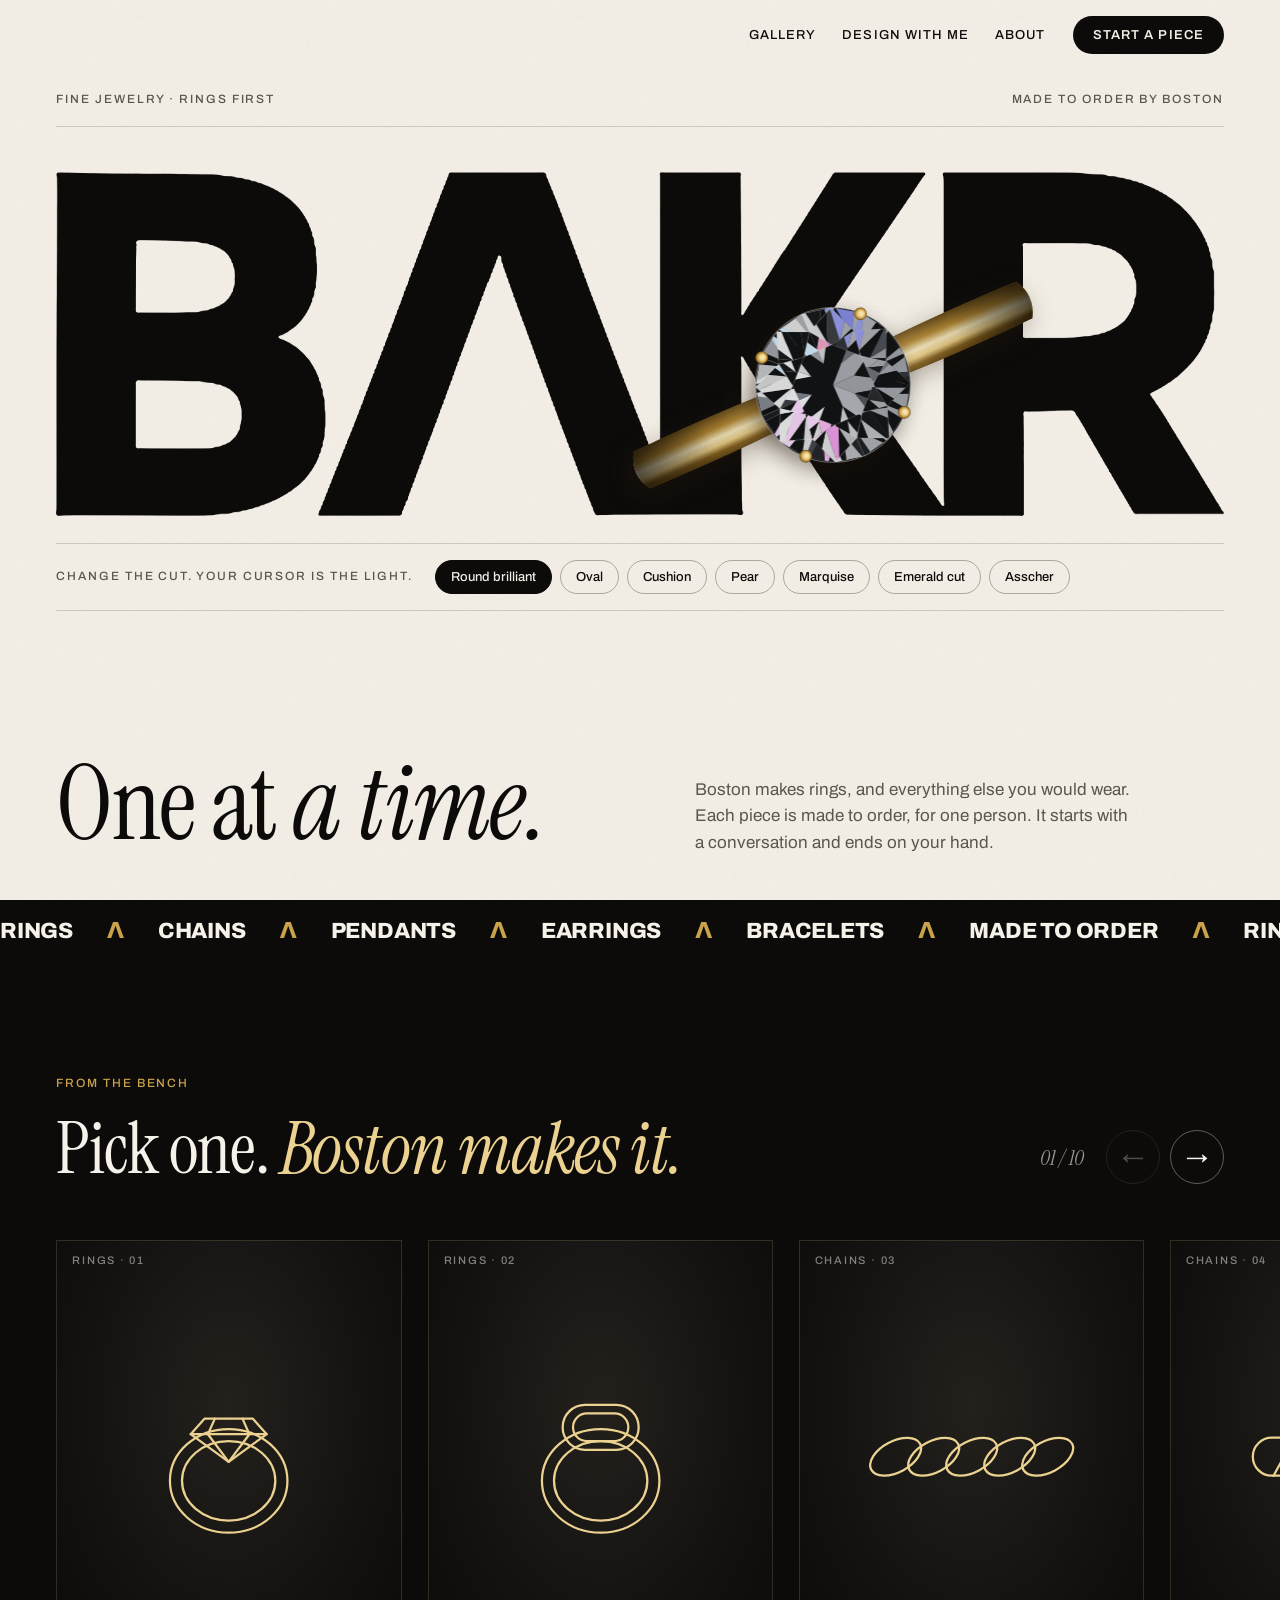
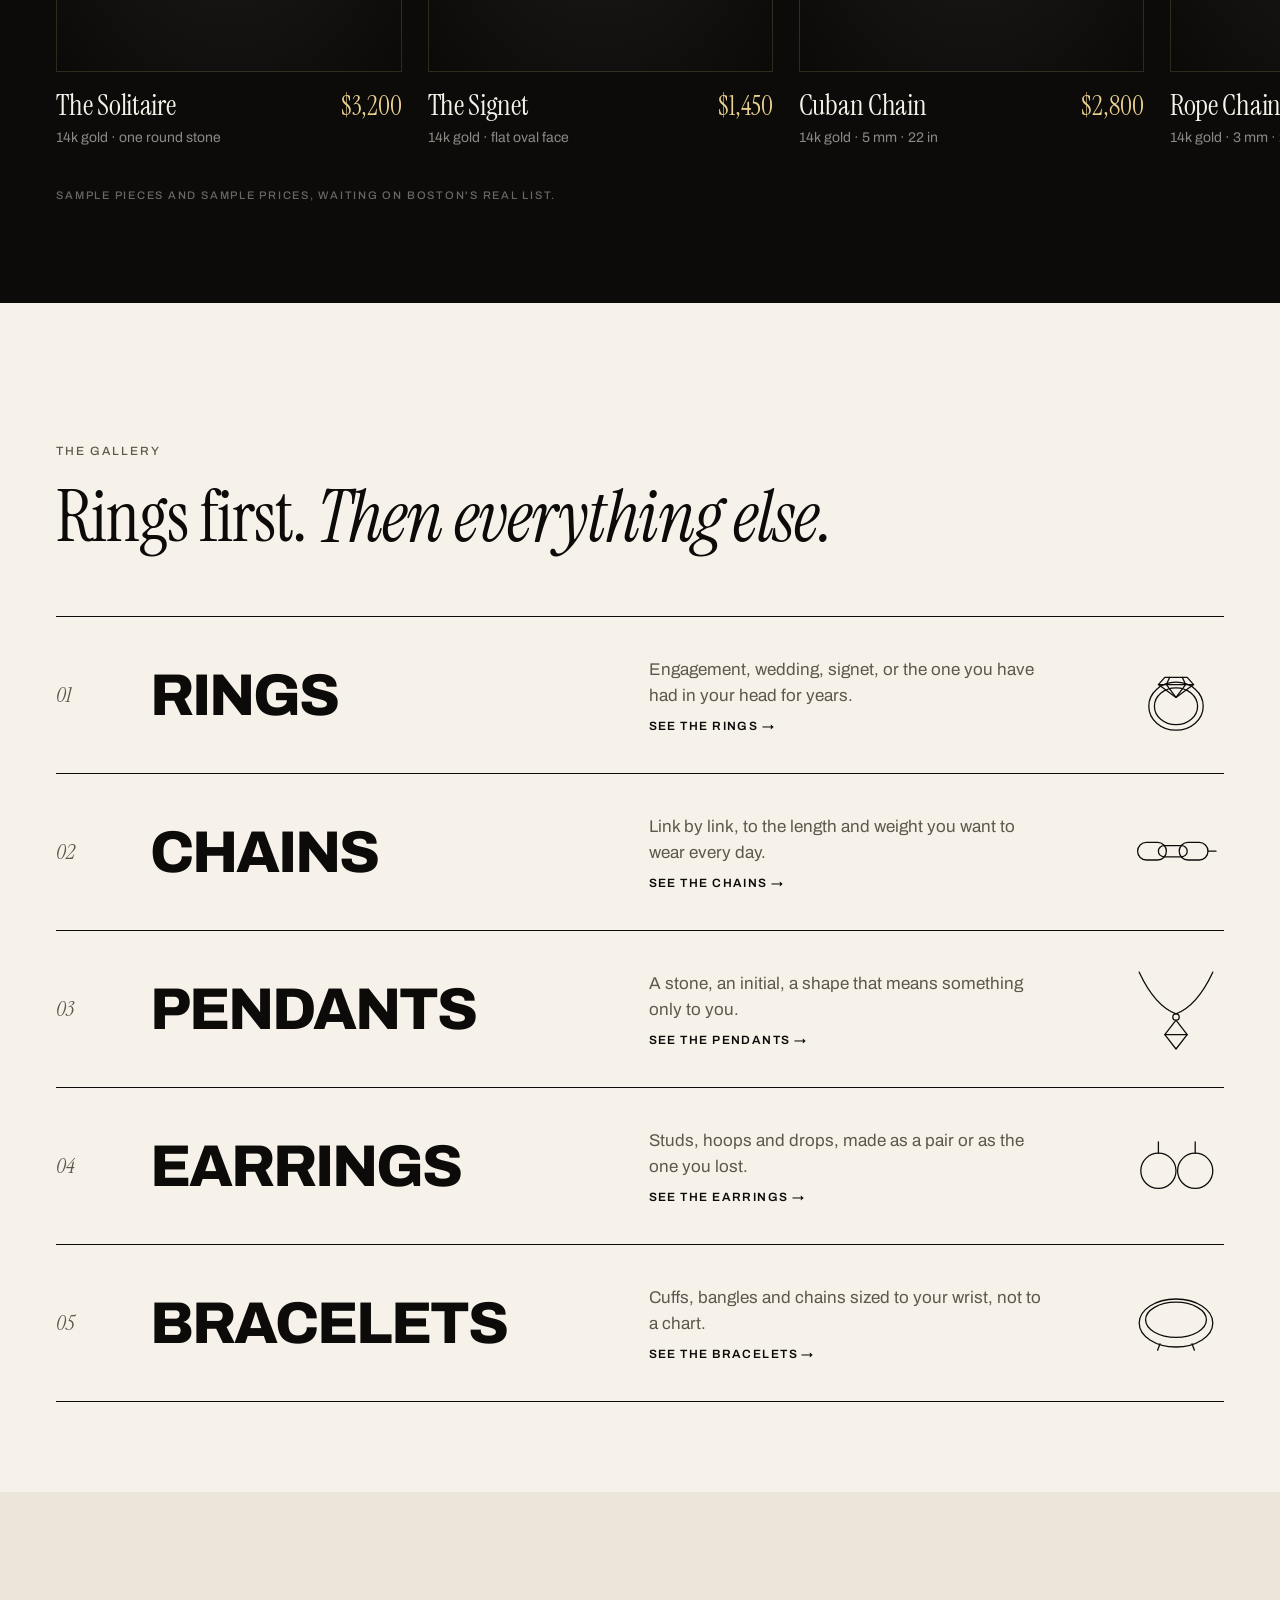
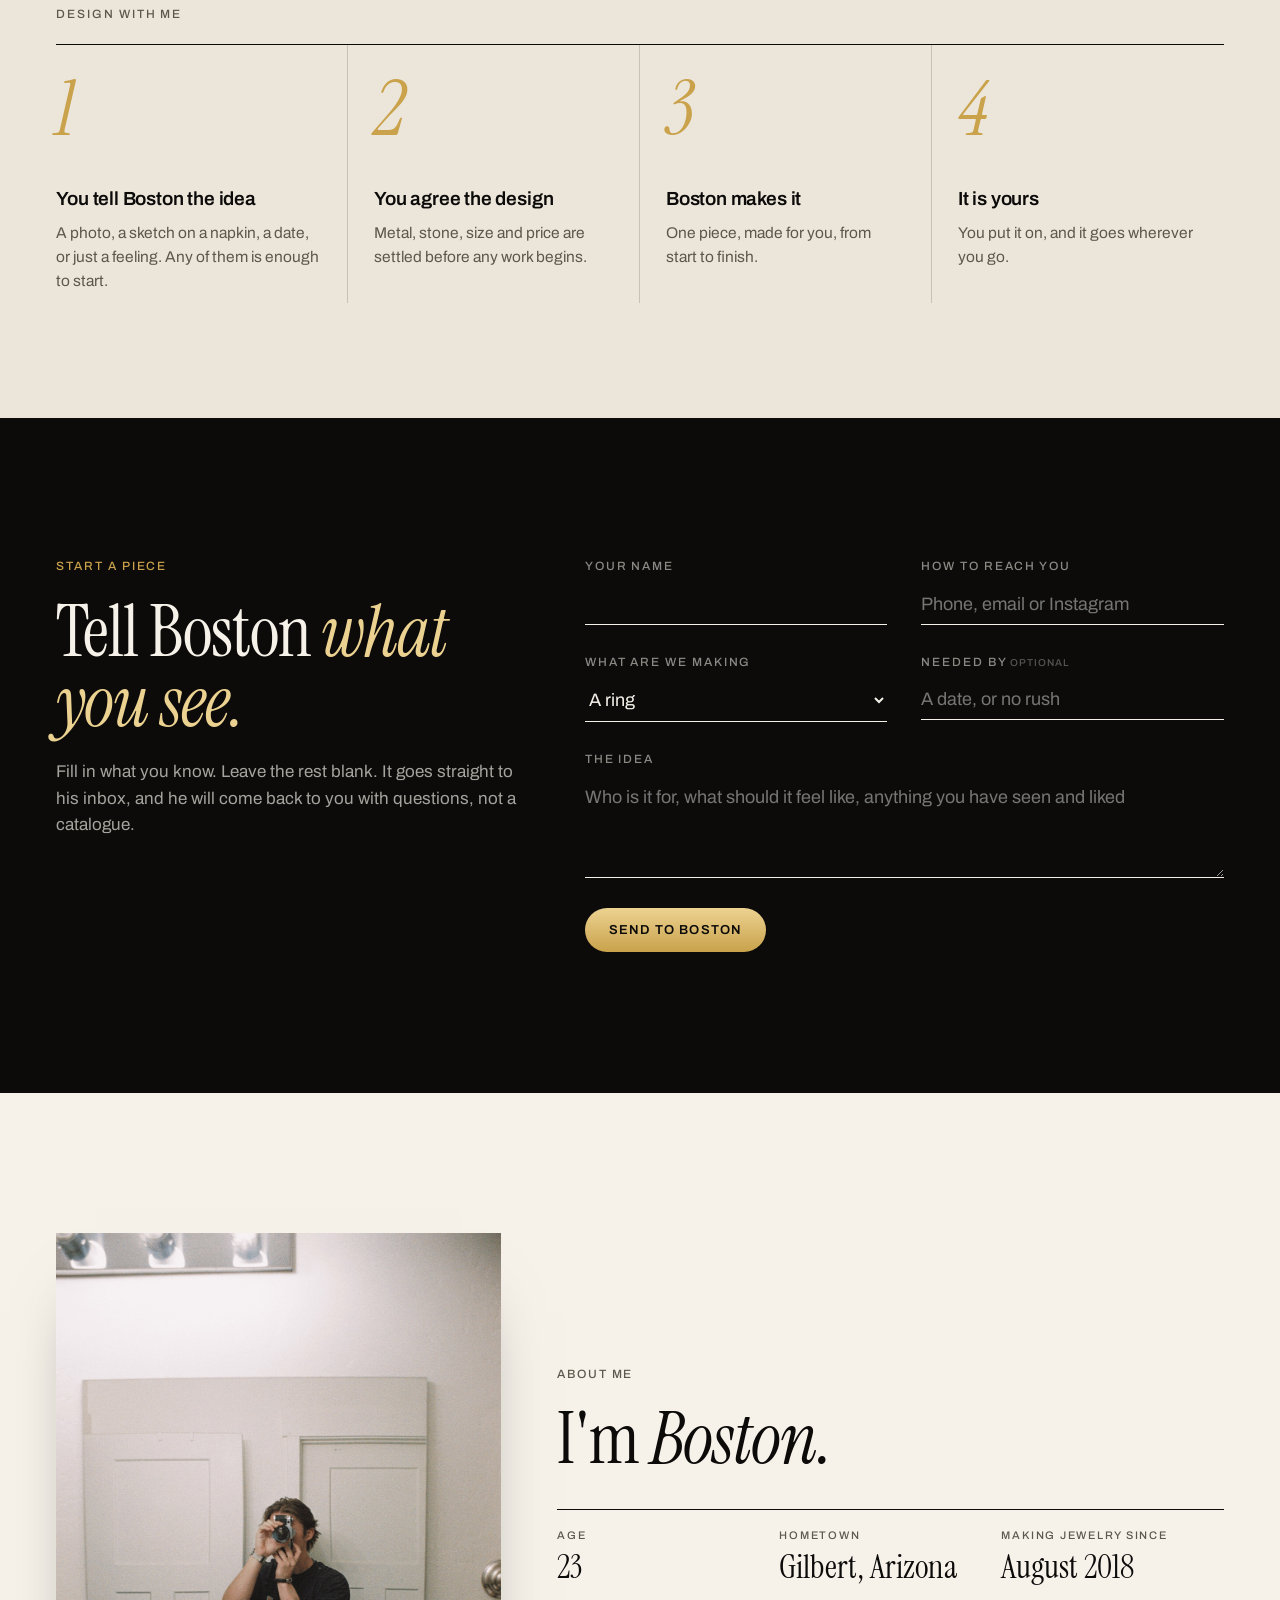
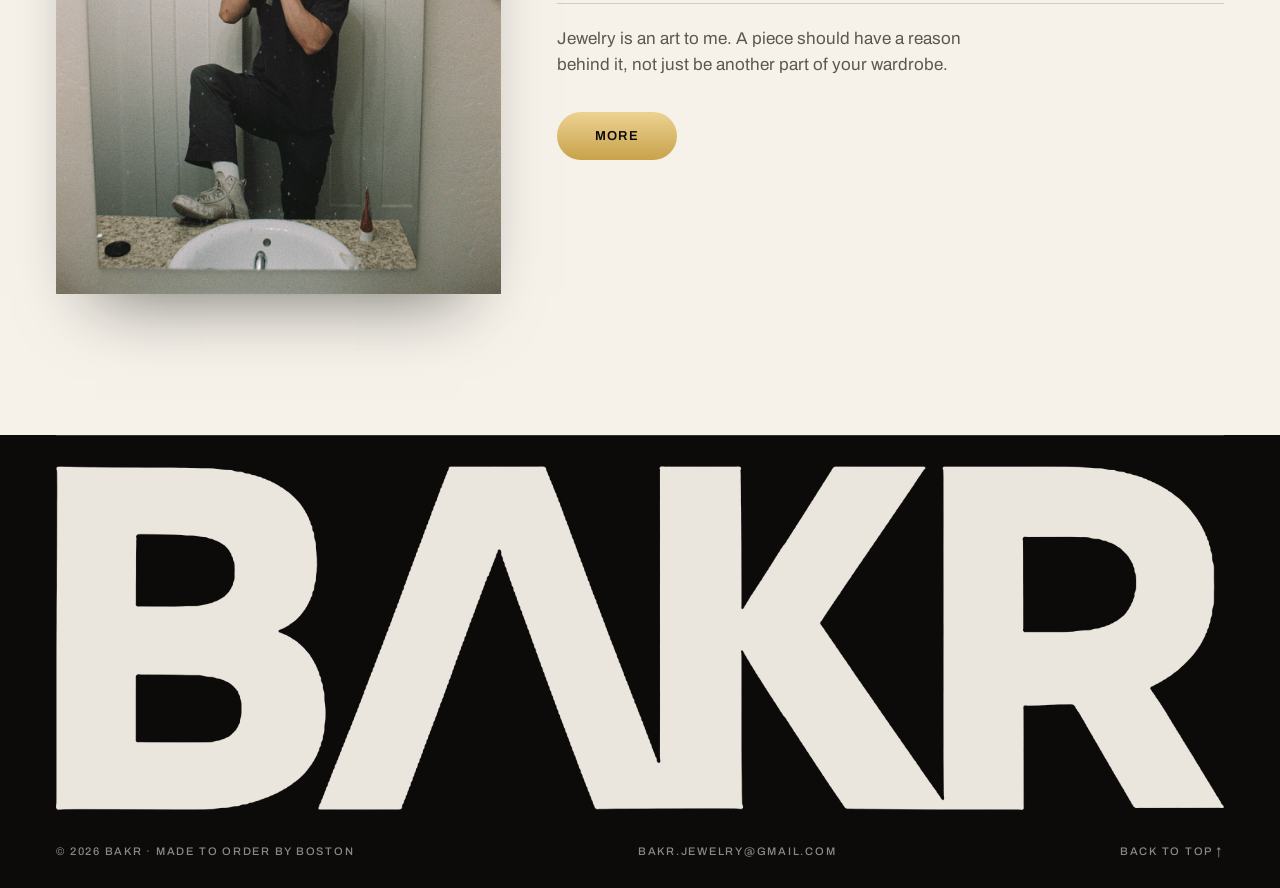
<file: index.html>
<!doctype html>
<html lang="en">
<head>
<meta charset="utf-8">
<meta name="viewport" content="width=device-width, initial-scale=1">
<title>BAKR — Rings and fine jewelry, made one at a time</title>
<meta name="description" content="BAKR is Boston's jewelry bench. Rings first, and everything else you would wear, made to order one piece at a time.">
<link rel="icon" href="assets/favicon.png">
<link rel="preconnect" href="https://fonts.googleapis.com">
<link rel="preconnect" href="https://fonts.gstatic.com" crossorigin>
<link href="https://fonts.googleapis.com/css2?family=Archivo:wght@400;500;600;800&family=Instrument+Serif:ital@0;1&display=swap" rel="stylesheet">
<link rel="stylesheet" href="styles.css">
</head>
<body>

<header class="nav" id="nav">
  <a class="nav-logo" href="#top" aria-label="BAKR, back to top"><img src="assets/logo-ink.png" alt="BAKR"></a>
  <nav class="nav-links" aria-label="Sections">
    <a href="#gallery">Gallery</a>
    <a href="#how">Design with me</a>
    <a href="about.html">About</a>
  </nav>
  <a class="pill" href="#start">Start a piece</a>
</header>

<main id="top">

  <section class="hero">
    <div class="hero-meta">
      <span>Fine jewelry · rings first</span>
      <span>Made to order by Boston</span>
    </div>
    <div class="hero-mark">
      <img src="assets/logo-ink.png" alt="BAKR">
      <canvas id="heroGem" aria-hidden="true"></canvas>
    </div>
    <div class="hero-play">
      <span class="picker-label">Change the cut. Your cursor is the light.</span>
      <div class="chips" id="cuts" role="group" aria-label="Cut of the stone"></div>
    </div>
    <div class="hero-foot">
      <h1>One at <em>a time.</em></h1>
      <p>Boston makes rings, and everything else you would wear. Each piece is made to order, for one person. It starts with a conversation and ends on your hand.</p>
    </div>
  </section>

  <div class="strip" aria-hidden="true">
    <div class="strip-run">
      <span>Rings</span><i>Λ</i><span>Chains</span><i>Λ</i><span>Pendants</span><i>Λ</i><span>Earrings</span><i>Λ</i><span>Bracelets</span><i>Λ</i><span>Made to order</span><i>Λ</i>
      <span>Rings</span><i>Λ</i><span>Chains</span><i>Λ</i><span>Pendants</span><i>Λ</i><span>Earrings</span><i>Λ</i><span>Bracelets</span><i>Λ</i><span>Made to order</span><i>Λ</i>
    </div>
  </div>

  <section class="shop" id="shop">
    <div class="shop-head reveal">
      <div>
        <p class="eyebrow">From the bench</p>
        <h2>Pick one. <em>Boston makes it.</em></h2>
      </div>
      <div class="shop-ctrl">
        <span class="shop-count" id="shopCount" aria-live="polite"></span>
        <button type="button" class="round-btn" id="shopPrev" aria-label="Previous pieces">←</button>
        <button type="button" class="round-btn" id="shopNext" aria-label="Next pieces">→</button>
      </div>
    </div>
    <ol class="shop-track" id="shopTrack" tabindex="0" aria-label="Pieces you can buy"></ol>
    <p class="shop-fine" id="shopFine" hidden>Sample pieces and sample prices, waiting on Boston's real list.</p>
  </section>

  <section class="pieces" id="gallery">
    <div class="pieces-head reveal">
      <p class="eyebrow">The gallery</p>
      <h2>Rings first. <em>Then everything else.</em></h2>
    </div>
    <ol class="rows">
      <li class="row reveal">
        <span class="num">01</span>
        <h3><a href="rings.html">Rings</a></h3>
        <p>Engagement, wedding, signet, or the one you have had in your head for years. <span class="go">See the rings <i aria-hidden="true">→</i></span></p>
        <svg viewBox="0 0 120 120" aria-hidden="true"><ellipse cx="60" cy="74" rx="34" ry="30"/><ellipse cx="60" cy="74" rx="27" ry="23"/><path d="M46 38h28l8 9-22 16-22-16z"/><path d="M38 47h44M52 38l-4 9 12 16 12-16-4-9"/></svg>
      </li>
      <li class="row reveal">
        <span class="num">02</span>
        <h3><a href="chains.html">Chains</a></h3>
        <p>Link by link, to the length and weight you want to wear every day. <span class="go">See the chains <i aria-hidden="true">→</i></span></p>
        <svg viewBox="0 0 120 120" aria-hidden="true"><rect x="12" y="48" width="36" height="22" rx="11"/><rect x="38" y="52" width="36" height="14" rx="7"/><rect x="64" y="48" width="36" height="22" rx="11"/><path d="M100 59h10"/></svg>
      </li>
      <li class="row reveal">
        <span class="num">03</span>
        <h3><a href="pendants.html">Pendants</a></h3>
        <p>A stone, an initial, a shape that means something only to you. <span class="go">See the pendants <i aria-hidden="true">→</i></span></p>
        <svg viewBox="0 0 120 120" aria-hidden="true"><path d="M14 14c14 30 30 46 46 52 16-6 32-22 46-52"/><circle cx="60" cy="70" r="4"/><path d="M60 74l-14 18 14 18 14-18z"/><path d="M46 92h28"/></svg>
      </li>
      <li class="row reveal">
        <span class="num">04</span>
        <h3><a href="earrings.html">Earrings</a></h3>
        <p>Studs, hoops and drops, made as a pair or as the one you lost. <span class="go">See the earrings <i aria-hidden="true">→</i></span></p>
        <svg viewBox="0 0 120 120" aria-hidden="true"><circle cx="38" cy="66" r="22"/><path d="M38 44v-14"/><circle cx="84" cy="66" r="22"/><path d="M84 44v-14"/></svg>
      </li>
      <li class="row reveal">
        <span class="num">05</span>
        <h3><a href="bracelets.html">Bracelets</a></h3>
        <p>Cuffs, bangles and chains sized to your wrist, not to a chart. <span class="go">See the bracelets <i aria-hidden="true">→</i></span></p>
        <svg viewBox="0 0 120 120" aria-hidden="true"><ellipse cx="60" cy="60" rx="46" ry="30"/><ellipse cx="60" cy="56" rx="38" ry="22"/><path d="M40 86l-3 8M80 86l3 8"/></svg>
      </li>
    </ol>
  </section>

  <section class="how" id="how">
    <p class="eyebrow reveal">Design with me</p>
    <ol class="steps">
      <li class="reveal"><span>1</span><h3>You tell Boston the idea</h3><p>A photo, a sketch on a napkin, a date, or just a feeling. Any of them is enough to start.</p></li>
      <li class="reveal"><span>2</span><h3>You agree the design</h3><p>Metal, stone, size and price are settled before any work begins.</p></li>
      <li class="reveal"><span>3</span><h3>Boston makes it</h3><p>One piece, made for you, from start to finish.</p></li>
      <li class="reveal"><span>4</span><h3>It is yours</h3><p>You put it on, and it goes wherever you go.</p></li>
    </ol>
  </section>

  <section class="start" id="start">
    <div class="start-copy reveal">
      <p class="eyebrow">Start a piece</p>
      <h2>Tell Boston <em>what you see.</em></h2>
      <p class="lede">Fill in what you know. Leave the rest blank. It goes straight to his inbox, and he will come back to you with questions, not a catalogue.</p>
      <div class="carried" id="carried" hidden>
        <span id="carriedLabel">You were looking at</span>
        <strong id="carriedText"></strong>
      </div>
    </div>
    <form class="form reveal" id="form" novalidate>
      <label class="field"><span>Your name</span><input name="name" autocomplete="name" required></label>
      <label class="field"><span>How to reach you</span><input name="reach" placeholder="Phone, email or Instagram" required></label>
      <label class="field"><span>What are we making</span>
        <select name="piece">
          <option>A ring</option><option>A chain</option><option>A pendant</option><option>Earrings</option><option>A bracelet</option><option>Not sure yet</option>
        </select>
      </label>
      <label class="field"><span>Needed by <small>optional</small></span><input name="by" placeholder="A date, or no rush"></label>
      <label class="field wide"><span>The idea</span><textarea name="idea" rows="4" placeholder="Who is it for, what should it feel like, anything you have seen and liked"></textarea></label>
      <div class="form-actions wide">
        <input type="text" name="_honey" tabindex="-1" autocomplete="off" aria-hidden="true" style="position:absolute;left:-9999px">
        <button class="gold-btn" type="submit">Send to Boston</button>
        <span class="form-note" id="formNote"></span>
      </div>
      <div class="message wide" id="message" hidden>
        <pre id="messageText"></pre>
        <div class="message-actions">
          <button type="button" class="ghost-btn" id="copy">Copy message</button>
          <a class="ghost-btn" id="mail" hidden>Open in email</a>
          <a class="ghost-btn" id="dm" hidden target="_blank" rel="noopener">Open Instagram</a>
        </div>
      </div>
    </form>
  </section>

  <section class="about" id="about">
    <a class="about-photo reveal" href="about.html" aria-label="More about Boston">
      <img src="assets/boston.jpg" alt="Boston taking a mirror self-portrait with a film camera" loading="lazy" width="1077" height="1600">
    </a>
    <div class="about-copy reveal">
      <p class="eyebrow">About me</p>
      <h2>I'm <em>Boston.</em></h2>
      <dl class="about-facts">
        <div><dt>Age</dt><dd>23</dd></div>
        <div><dt>Hometown</dt><dd>Gilbert, Arizona</dd></div>
        <div><dt>Making jewelry since</dt><dd>August 2018</dd></div>
      </dl>
      <p class="lede">Jewelry is an art to me. A piece should have a reason behind it, not just be another part of your wardrobe.</p>
      <a class="gold-btn" href="about.html">More</a>
    </div>
  </section>

</main>

<footer class="foot">
  <img src="assets/logo-bone.png" alt="BAKR">
  <div class="foot-row">
    <span>© <span id="year"></span> BAKR · Made to order by Boston</span>
    <span id="contacts"></span>
    <a href="#top">Back to top ↑</a>
  </div>
</footer>

<script src="bakr.js"></script>
<script src="gem.js"></script>
<script src="main.js"></script>
<script src="shop.js"></script>
<script src="page.js"></script>
</body>
</html>
</file>
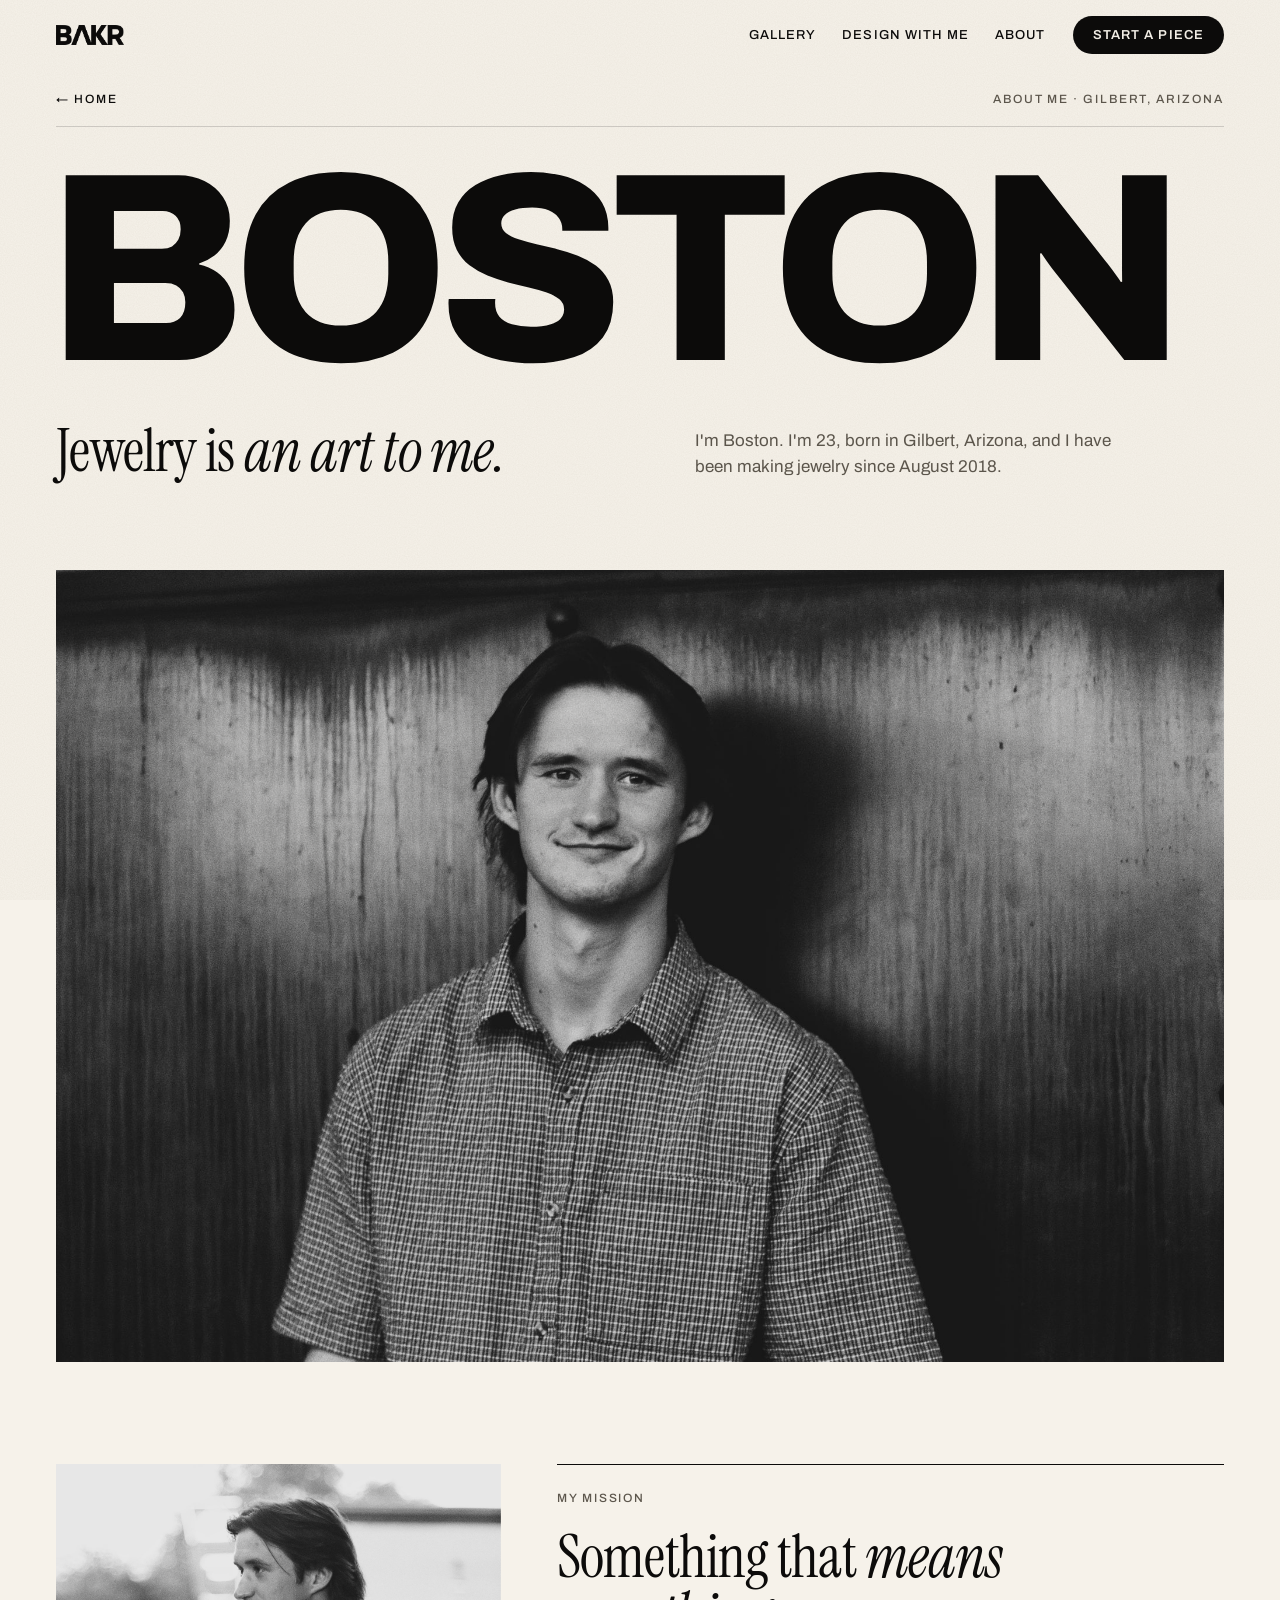
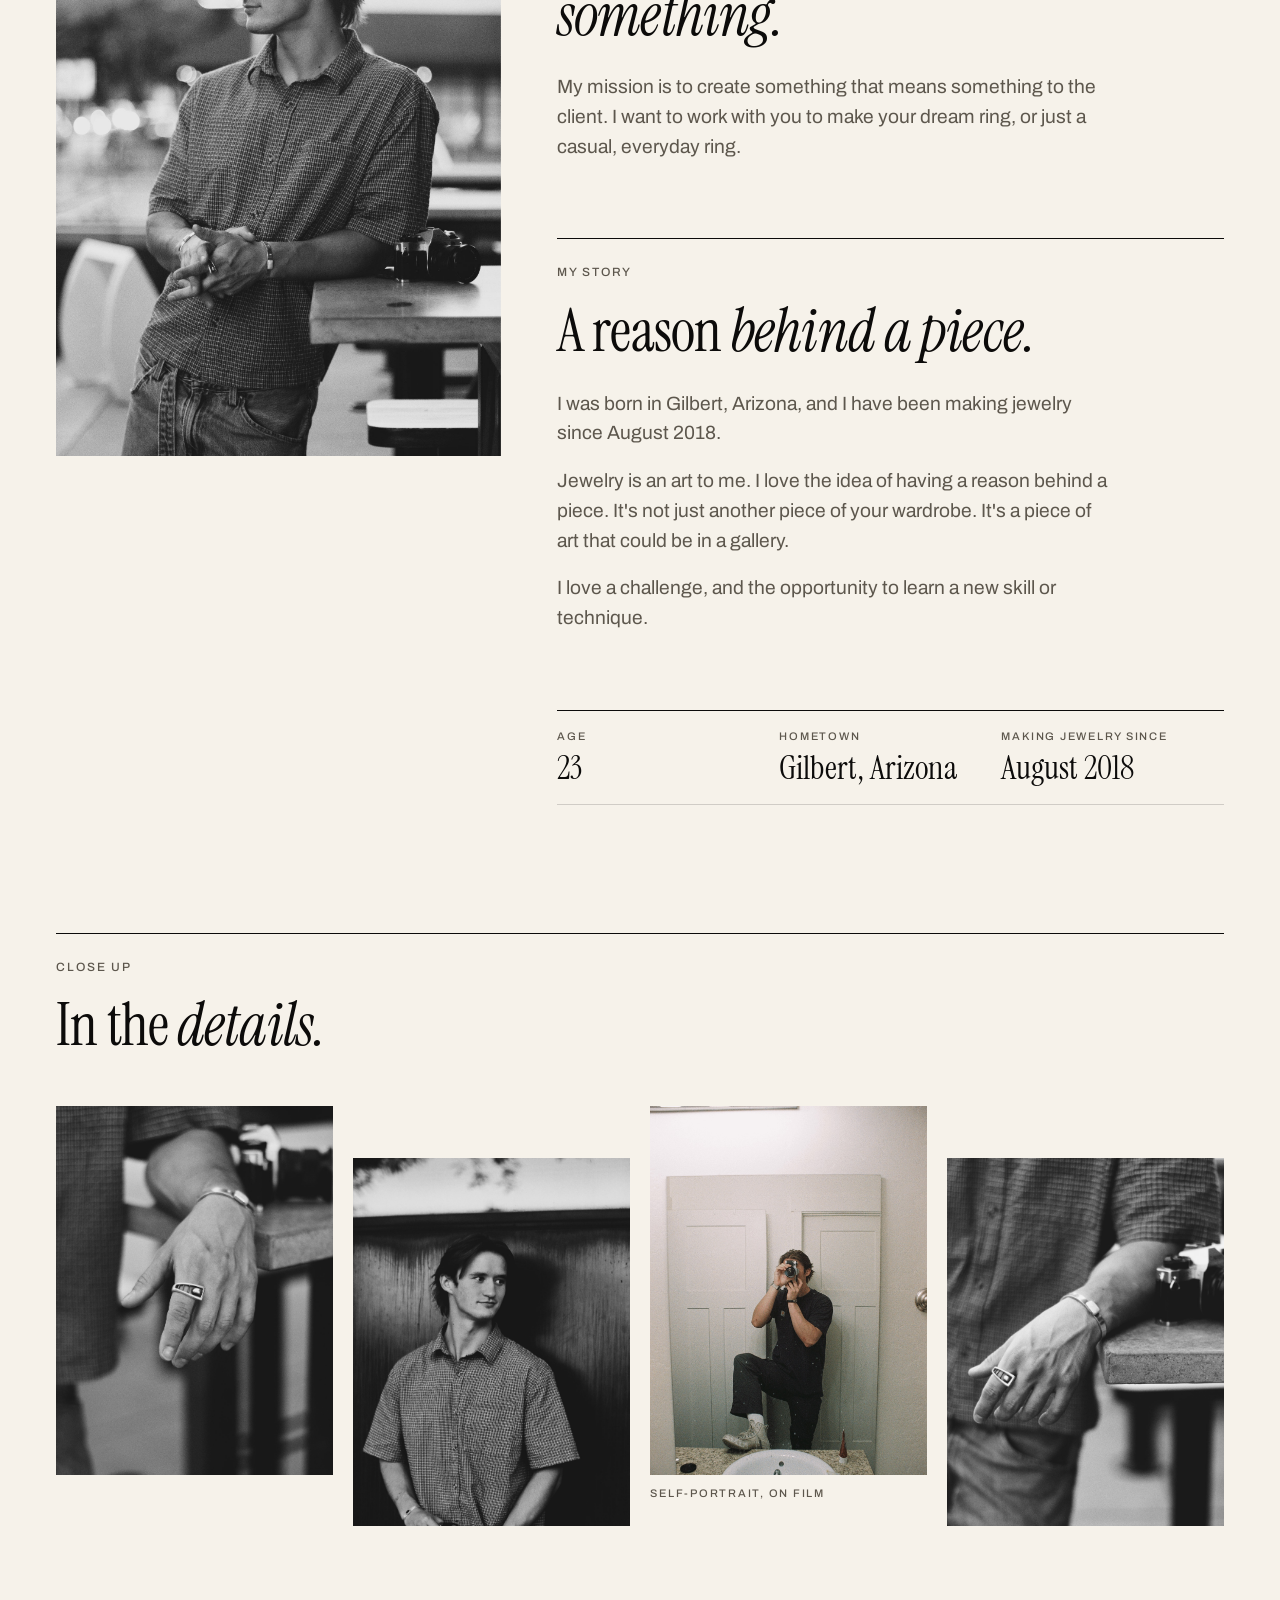
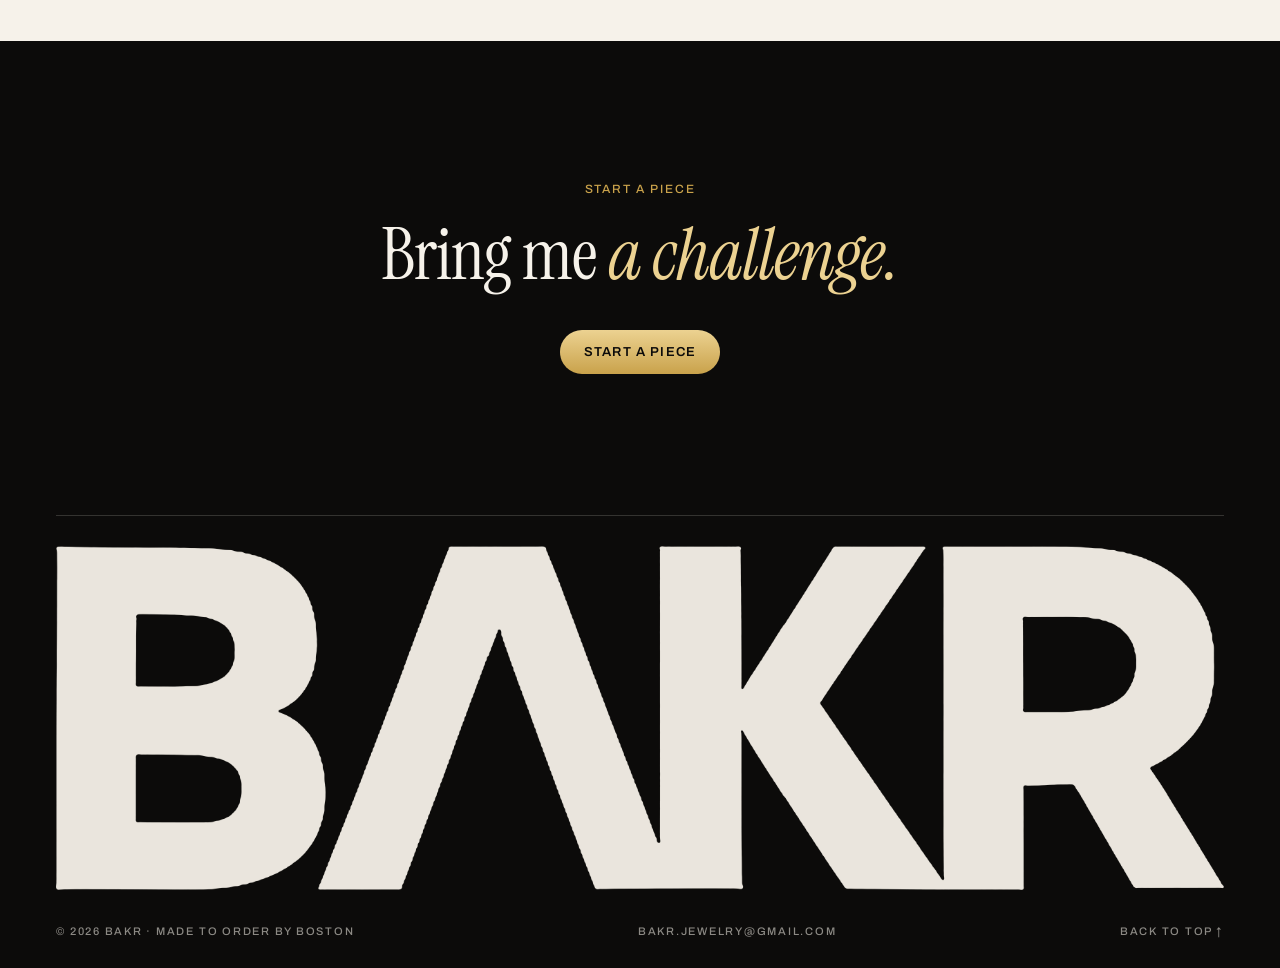
<file: about.html>
<!doctype html>
<html lang="en">
<head>
<meta charset="utf-8">
<meta name="viewport" content="width=device-width, initial-scale=1">
<title>About Boston — BAKR</title>
<meta property="og:image" content="https://bakrjewelry.co/assets/boston-portrait-wide.jpg">
<meta name="description" content="Boston is 23, born in Gilbert, Arizona, and has been making jewelry since August 2018. His mission and his story.">
<link rel="icon" href="assets/favicon.png">
<link rel="preconnect" href="https://fonts.googleapis.com">
<link rel="preconnect" href="https://fonts.gstatic.com" crossorigin>
<link href="https://fonts.googleapis.com/css2?family=Archivo:wght@400;500;600;800&family=Instrument+Serif:ital@0;1&display=swap" rel="stylesheet">
<link rel="stylesheet" href="styles.css">
</head>
<body class="sub">

<header class="nav" id="nav">
  <a class="nav-logo" href="index.html" aria-label="BAKR, home"><img src="assets/logo-ink.png" alt="BAKR"></a>
  <nav class="nav-links" aria-label="Sections">
    <a href="index.html#gallery">Gallery</a>
    <a href="index.html#how">Design with me</a>
    <a href="about.html">About</a>
  </nav>
  <a class="pill" href="index.html#start">Start a piece</a>
</header>

<main id="top">

  <section class="g-hero" style="--fit: 21vw">
    <div class="hero-meta">
      <a href="index.html#about">← Home</a>
      <span>About me · Gilbert, Arizona</span>
    </div>
    <div class="g-title">
      <h1>Boston</h1>
    </div>
    <div class="hero-foot">
      <h2>Jewelry is <em>an art to me.</em></h2>
      <p>I'm Boston. I'm 23, born in Gilbert, Arizona, and I have been making jewelry since August 2018.</p>
    </div>
  </section>

  <figure class="ab-band reveal">
    <img src="assets/boston-portrait-wide.jpg" alt="Boston smiling in front of a wood-panelled wall" width="2000" height="1502">
  </figure>

  <section class="bio">
    <figure class="bio-photo reveal">
      <img src="assets/boston-leaning.jpg" alt="Boston leaning on a table beside a film camera, looking away" width="1502" height="2000" loading="lazy">
    </figure>
    <div class="bio-text">
      <article class="reveal">
        <p class="eyebrow">My mission</p>
        <h2>Something that <em>means something.</em></h2>
        <p>My mission is to create something that means something to the client. I want to work with you to make your dream ring, or just a casual, everyday ring.</p>
      </article>
      <article class="reveal">
        <p class="eyebrow">My story</p>
        <h2>A reason <em>behind a piece.</em></h2>
        <p>I was born in Gilbert, Arizona, and I have been making jewelry since August 2018.</p>
        <p>Jewelry is an art to me. I love the idea of having a reason behind a piece. It's not just another piece of your wardrobe. It's a piece of art that could be in a gallery.</p>
        <p>I love a challenge, and the opportunity to learn a new skill or technique.</p>
      </article>
      <dl class="about-facts reveal">
        <div><dt>Age</dt><dd>23</dd></div>
        <div><dt>Hometown</dt><dd>Gilbert, Arizona</dd></div>
        <div><dt>Making jewelry since</dt><dd>August 2018</dd></div>
      </dl>
    </div>
  </section>

  <section class="ab-close">
    <div class="ab-close-head reveal">
      <p class="eyebrow">Close up</p>
      <h2>In the <em>details.</em></h2>
    </div>
    <div class="ab-grid">
      <figure class="reveal"><img src="assets/hand-ring.jpg" alt="Close-up of a silver ring and cuff on Boston's hand" width="1502" height="2000" loading="lazy"></figure>
      <figure class="reveal"><img src="assets/boston-look.jpg" alt="Boston looking to the side against a wood wall" width="1502" height="2000" loading="lazy"></figure>
      <figure class="reveal"><img src="assets/boston.jpg" alt="Boston taking a mirror self-portrait with a film camera" width="1077" height="1600" loading="lazy"><figcaption>Self-portrait, on film</figcaption></figure>
      <figure class="reveal"><img src="assets/hand-cuff.jpg" alt="Close-up of a silver cuff and ring on Boston's hand, resting on a table by a film camera" width="1502" height="2000" loading="lazy"></figure>
    </div>
  </section>

  <section class="g-cta">
    <p class="eyebrow reveal">Start a piece</p>
    <h2 class="reveal">Bring me <em>a challenge.</em></h2>
    <a class="gold-btn reveal" href="index.html#start">Start a piece</a>
  </section>

</main>

<footer class="foot">
  <img src="assets/logo-bone.png" alt="BAKR">
  <div class="foot-row">
    <span>© <span id="year"></span> BAKR · Made to order by Boston</span>
    <span id="contacts"></span>
    <a href="#top">Back to top ↑</a>
  </div>
</footer>

<script src="bakr.js"></script>
<script src="page.js"></script>
</body>
</html>
</file>
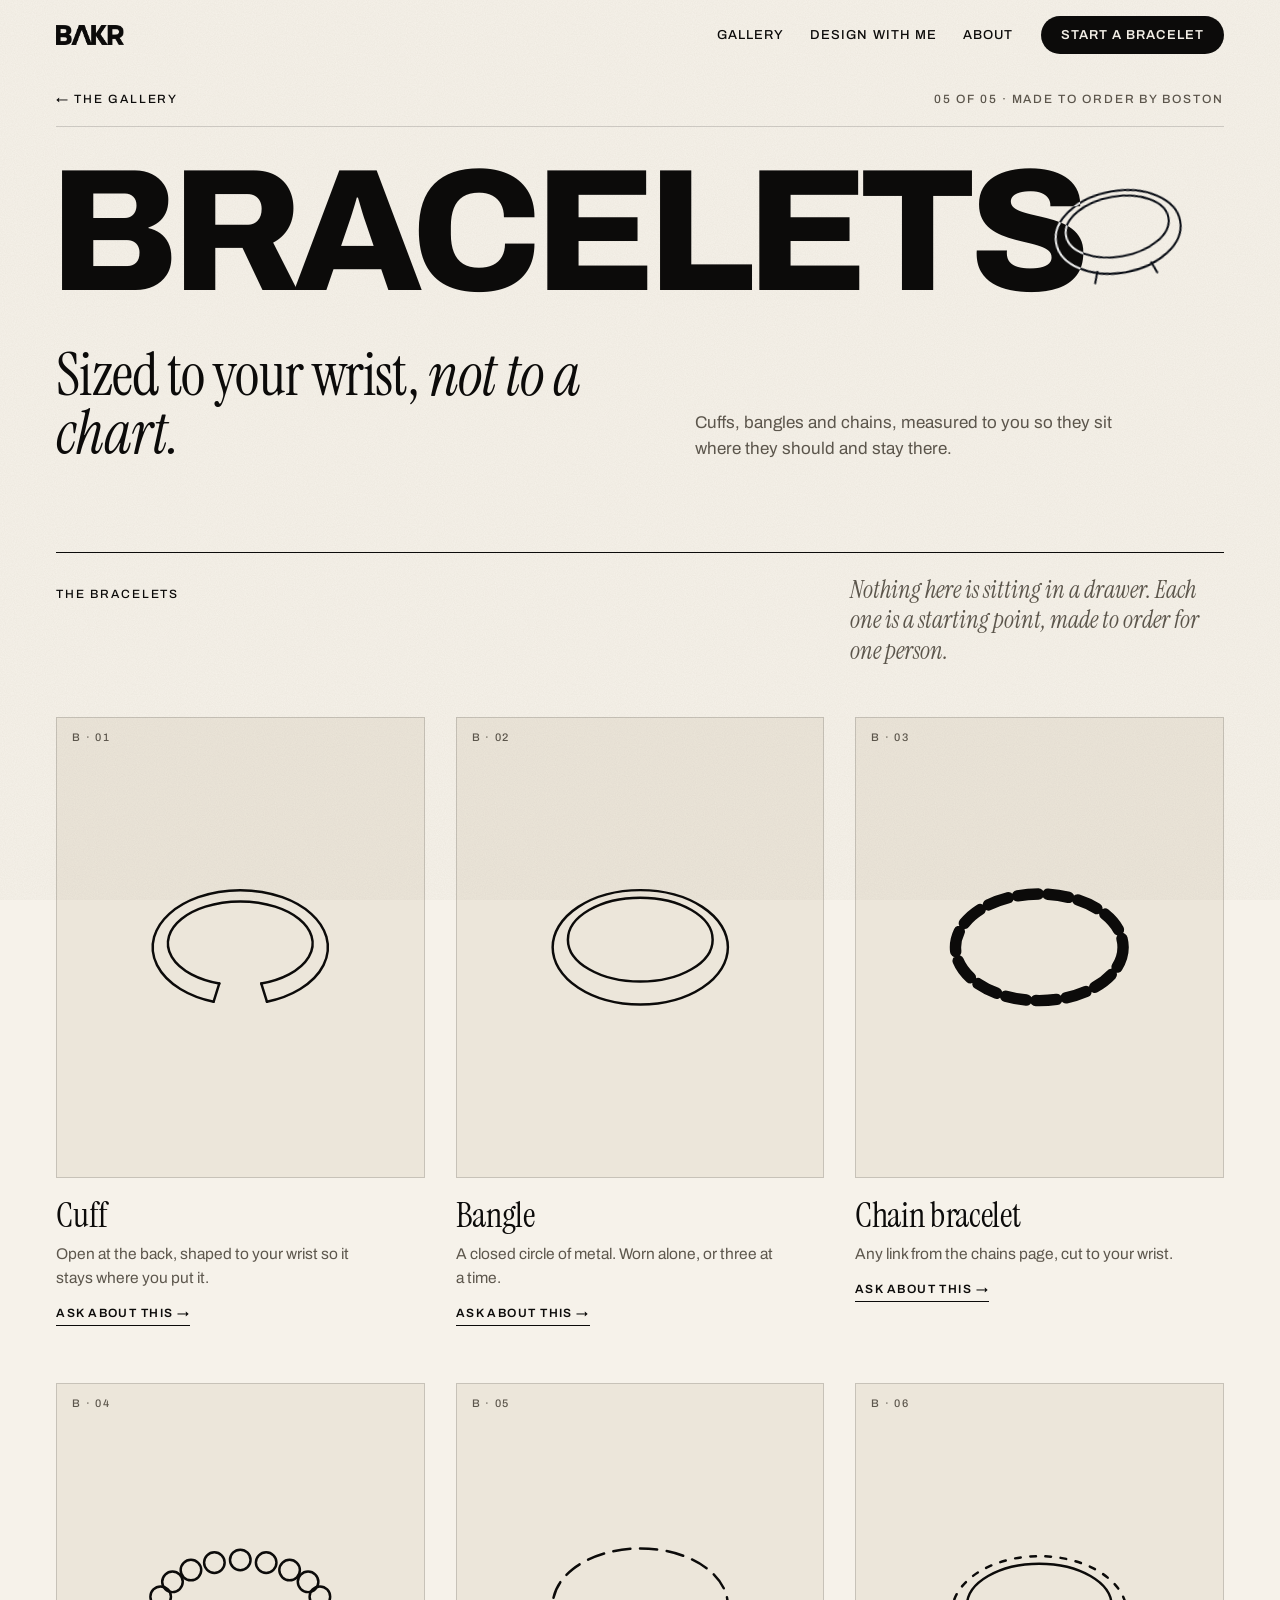
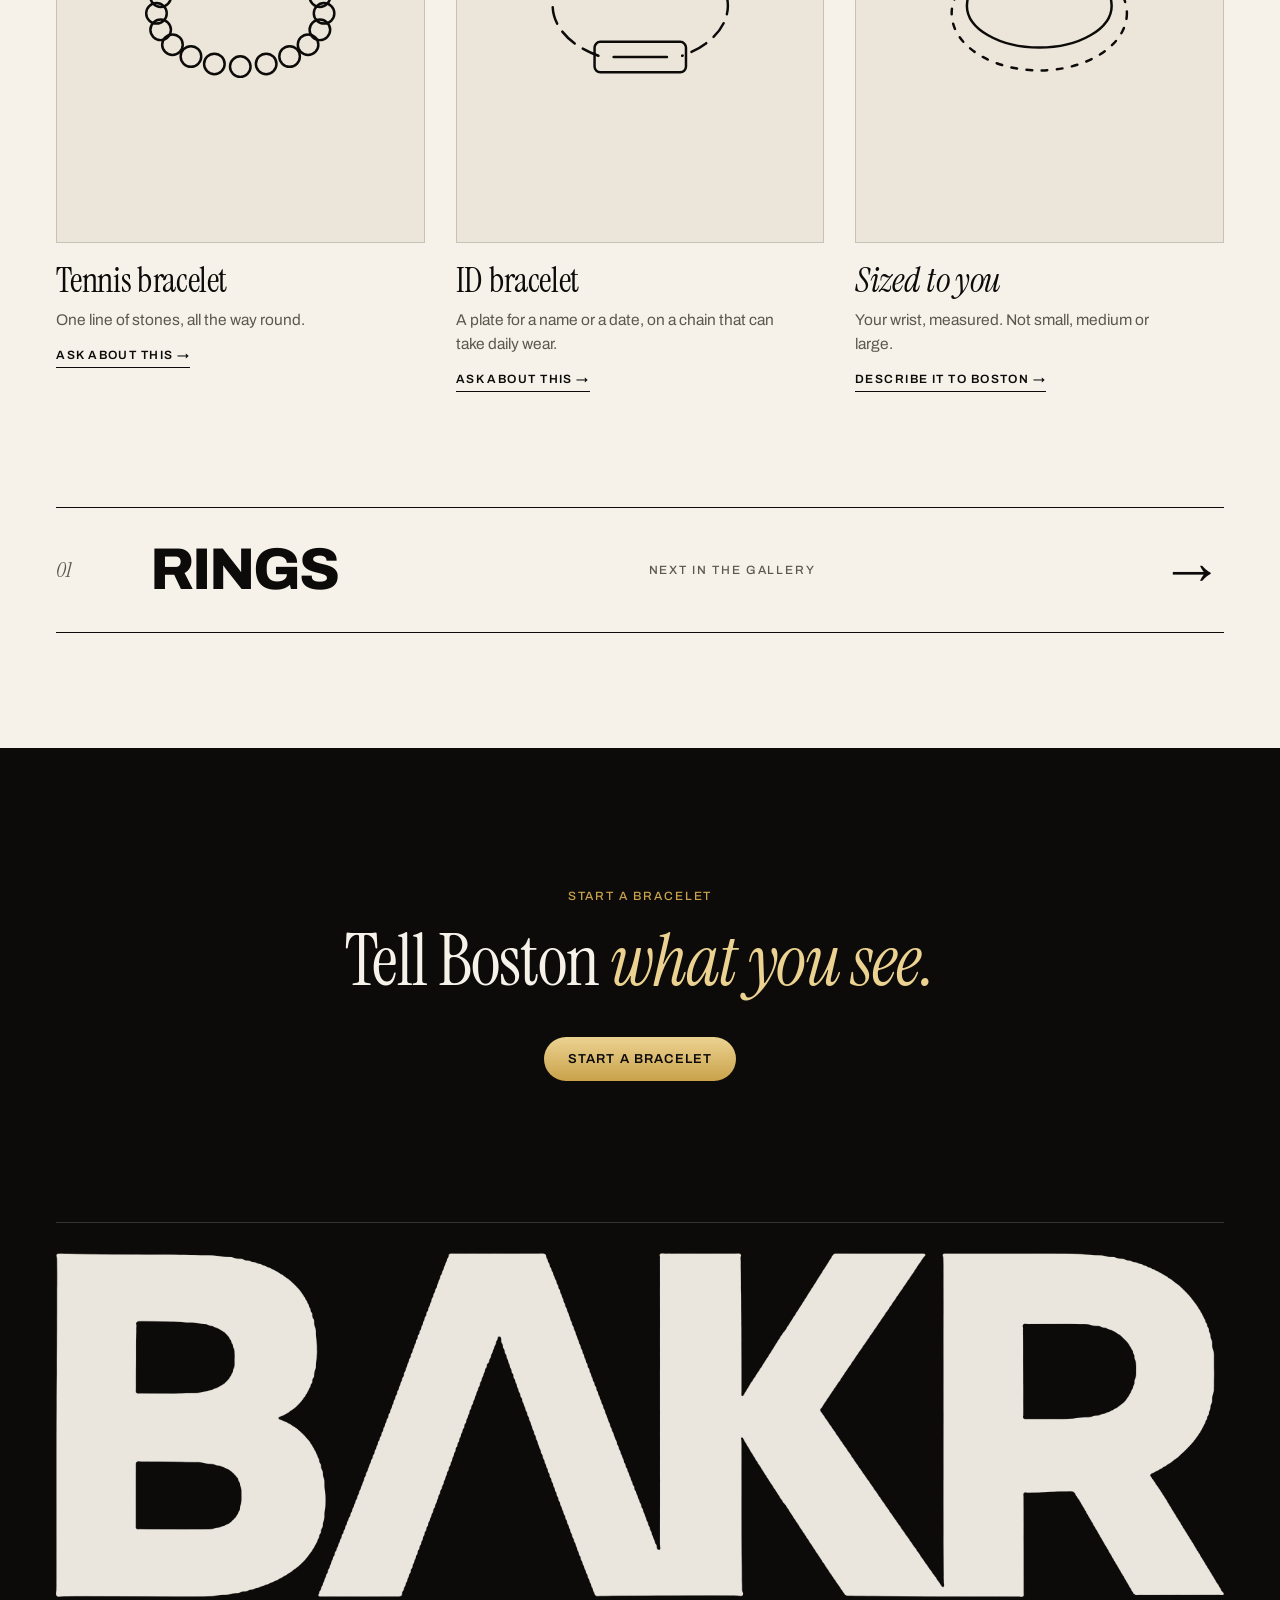
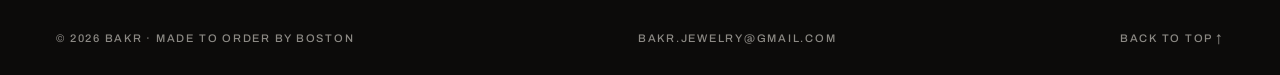
<file: bracelets.html>
<!doctype html>
<html lang="en">
<head>
<meta charset="utf-8">
<meta name="viewport" content="width=device-width, initial-scale=1">
<title>Bracelets — BAKR, made to order by Boston</title>
<meta name="description" content="Bracelets by BAKR. Cuffs, bangles and chains, measured to you so they sit where they should and stay there.">
<link rel="icon" href="assets/favicon.png">
<link rel="preconnect" href="https://fonts.googleapis.com">
<link rel="preconnect" href="https://fonts.gstatic.com" crossorigin>
<link href="https://fonts.googleapis.com/css2?family=Archivo:wght@400;500;600;800&family=Instrument+Serif:ital@0;1&display=swap" rel="stylesheet">
<link rel="stylesheet" href="styles.css">
</head>
<body class="sub" data-gallery="bracelets">

<header class="nav" id="nav">
  <a class="nav-logo" href="index.html" aria-label="BAKR, home"><img src="assets/logo-ink.png" alt="BAKR"></a>
  <nav class="nav-links" aria-label="Sections">
    <a href="index.html#gallery">Gallery</a>
    <a href="index.html#how">Design with me</a>
    <a href="about.html">About</a>
  </nav>
  <a class="pill" href="index.html?piece=bracelets#start">Start a bracelet</a>
</header>

<main id="top">

  <section class="g-hero" style="--fit: 13.6vw">
    <div class="hero-meta">
      <a href="index.html#gallery">← The gallery</a>
      <span>05 of 05 · Made to order by Boston</span>
    </div>
    <div class="g-title">
      <h1>Bracelets</h1>
      <svg viewBox="0 0 120 120" aria-hidden="true"><ellipse cx="60" cy="60" rx="46" ry="30"/><ellipse cx="60" cy="56" rx="38" ry="22"/><path d="M40 86l-3 8M80 86l3 8"/></svg>
    </div>
    <div class="hero-foot">
      <h2>Sized to your wrist, <em>not to a chart.</em></h2>
      <p>Cuffs, bangles and chains, measured to you so they sit where they should and stay there.</p>
    </div>
  </section>

  <section class="g-wall">
    <div class="g-wall-head reveal">
      <p class="eyebrow">The bracelets</p>
      <p class="g-note">Nothing here is sitting in a drawer. Each one is a starting point, made to order for one person.</p>
    </div>
    <ol class="plates" id="plates"></ol>
  </section>

  <nav class="g-next" id="next" aria-label="More of the gallery"></nav>

  <section class="g-cta">
    <p class="eyebrow reveal">Start a bracelet</p>
    <h2 class="reveal">Tell Boston <em>what you see.</em></h2>
    <a class="gold-btn reveal" href="index.html?piece=bracelets#start">Start a bracelet</a>
  </section>

</main>

<footer class="foot">
  <img src="assets/logo-bone.png" alt="BAKR">
  <div class="foot-row">
    <span>© <span id="year"></span> BAKR · Made to order by Boston</span>
    <span id="contacts"></span>
    <a href="#top">Back to top ↑</a>
  </div>
</footer>

<script src="bakr.js"></script>
<script src="gallery.js"></script>
<script src="page.js"></script>
</body>
</html>
</file>
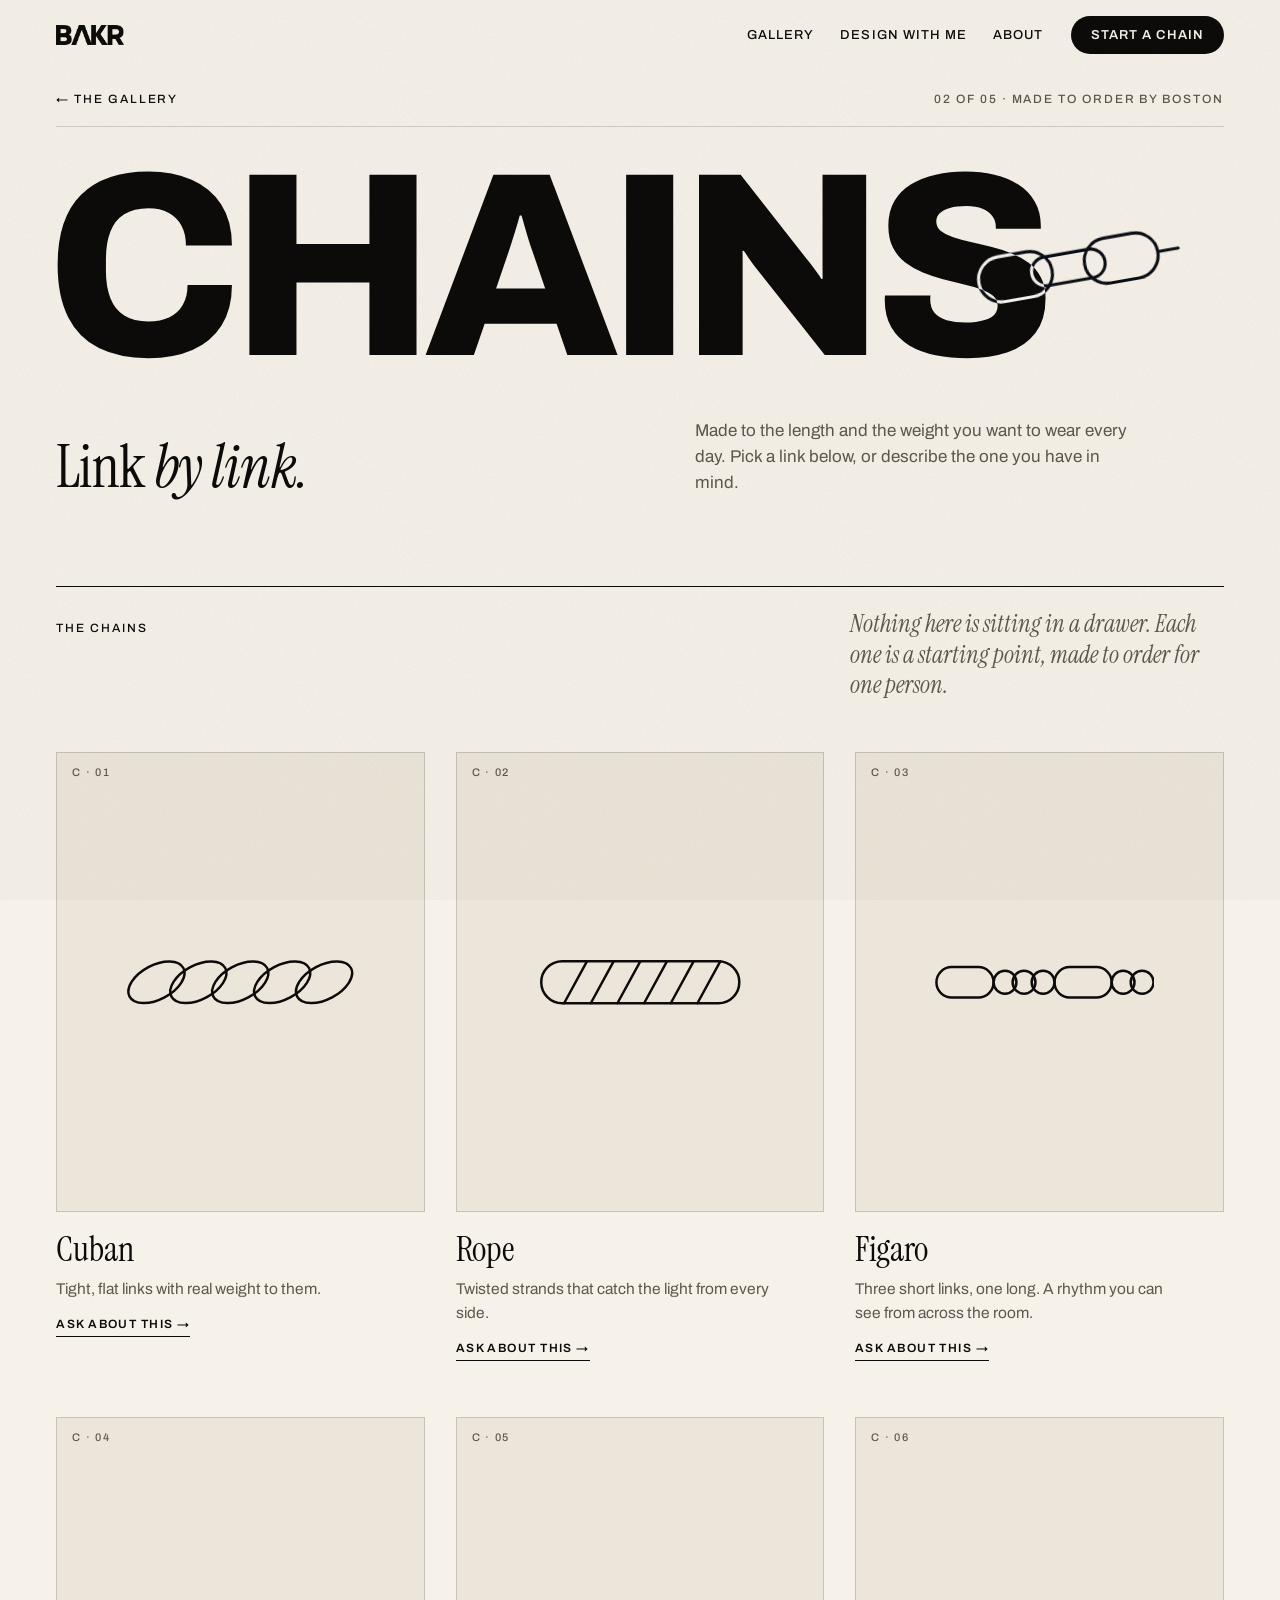
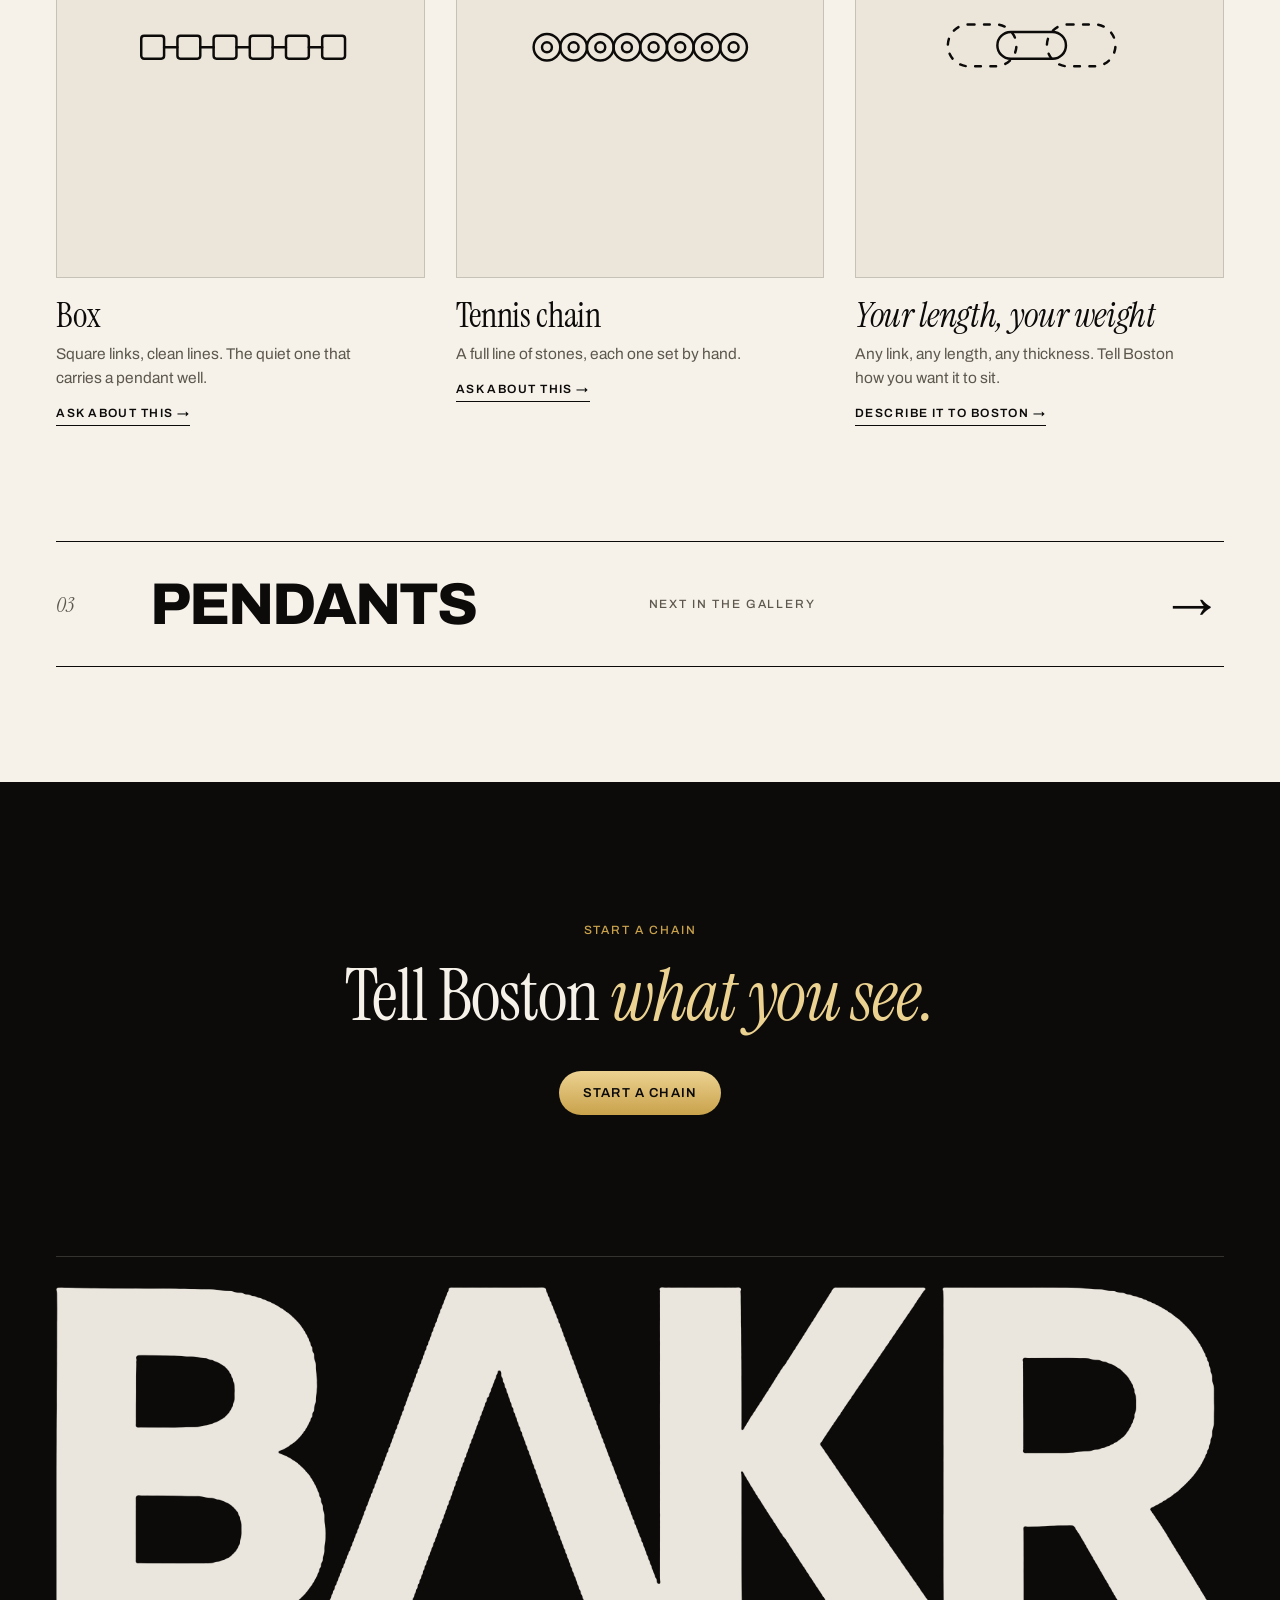
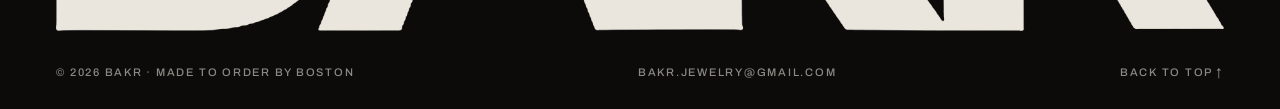
<file: chains.html>
<!doctype html>
<html lang="en">
<head>
<meta charset="utf-8">
<meta name="viewport" content="width=device-width, initial-scale=1">
<title>Chains — BAKR, made to order by Boston</title>
<meta name="description" content="Chains by BAKR. Made to the length and the weight you want to wear every day. Pick a link below, or describe the one you have in mind.">
<link rel="icon" href="assets/favicon.png">
<link rel="preconnect" href="https://fonts.googleapis.com">
<link rel="preconnect" href="https://fonts.gstatic.com" crossorigin>
<link href="https://fonts.googleapis.com/css2?family=Archivo:wght@400;500;600;800&family=Instrument+Serif:ital@0;1&display=swap" rel="stylesheet">
<link rel="stylesheet" href="styles.css">
</head>
<body class="sub" data-gallery="chains">

<header class="nav" id="nav">
  <a class="nav-logo" href="index.html" aria-label="BAKR, home"><img src="assets/logo-ink.png" alt="BAKR"></a>
  <nav class="nav-links" aria-label="Sections">
    <a href="index.html#gallery">Gallery</a>
    <a href="index.html#how">Design with me</a>
    <a href="about.html">About</a>
  </nav>
  <a class="pill" href="index.html?piece=chains#start">Start a chain</a>
</header>

<main id="top">

  <section class="g-hero" style="--fit: 20.5vw">
    <div class="hero-meta">
      <a href="index.html#gallery">← The gallery</a>
      <span>02 of 05 · Made to order by Boston</span>
    </div>
    <div class="g-title">
      <h1>Chains</h1>
      <svg viewBox="0 0 120 120" aria-hidden="true"><rect x="12" y="48" width="36" height="22" rx="11"/><rect x="38" y="52" width="36" height="14" rx="7"/><rect x="64" y="48" width="36" height="22" rx="11"/><path d="M100 59h10"/></svg>
    </div>
    <div class="hero-foot">
      <h2>Link <em>by link.</em></h2>
      <p>Made to the length and the weight you want to wear every day. Pick a link below, or describe the one you have in mind.</p>
    </div>
  </section>

  <section class="g-wall">
    <div class="g-wall-head reveal">
      <p class="eyebrow">The chains</p>
      <p class="g-note">Nothing here is sitting in a drawer. Each one is a starting point, made to order for one person.</p>
    </div>
    <ol class="plates" id="plates"></ol>
  </section>

  <nav class="g-next" id="next" aria-label="More of the gallery"></nav>

  <section class="g-cta">
    <p class="eyebrow reveal">Start a chain</p>
    <h2 class="reveal">Tell Boston <em>what you see.</em></h2>
    <a class="gold-btn reveal" href="index.html?piece=chains#start">Start a chain</a>
  </section>

</main>

<footer class="foot">
  <img src="assets/logo-bone.png" alt="BAKR">
  <div class="foot-row">
    <span>© <span id="year"></span> BAKR · Made to order by Boston</span>
    <span id="contacts"></span>
    <a href="#top">Back to top ↑</a>
  </div>
</footer>

<script src="bakr.js"></script>
<script src="gallery.js"></script>
<script src="page.js"></script>
</body>
</html>
</file>
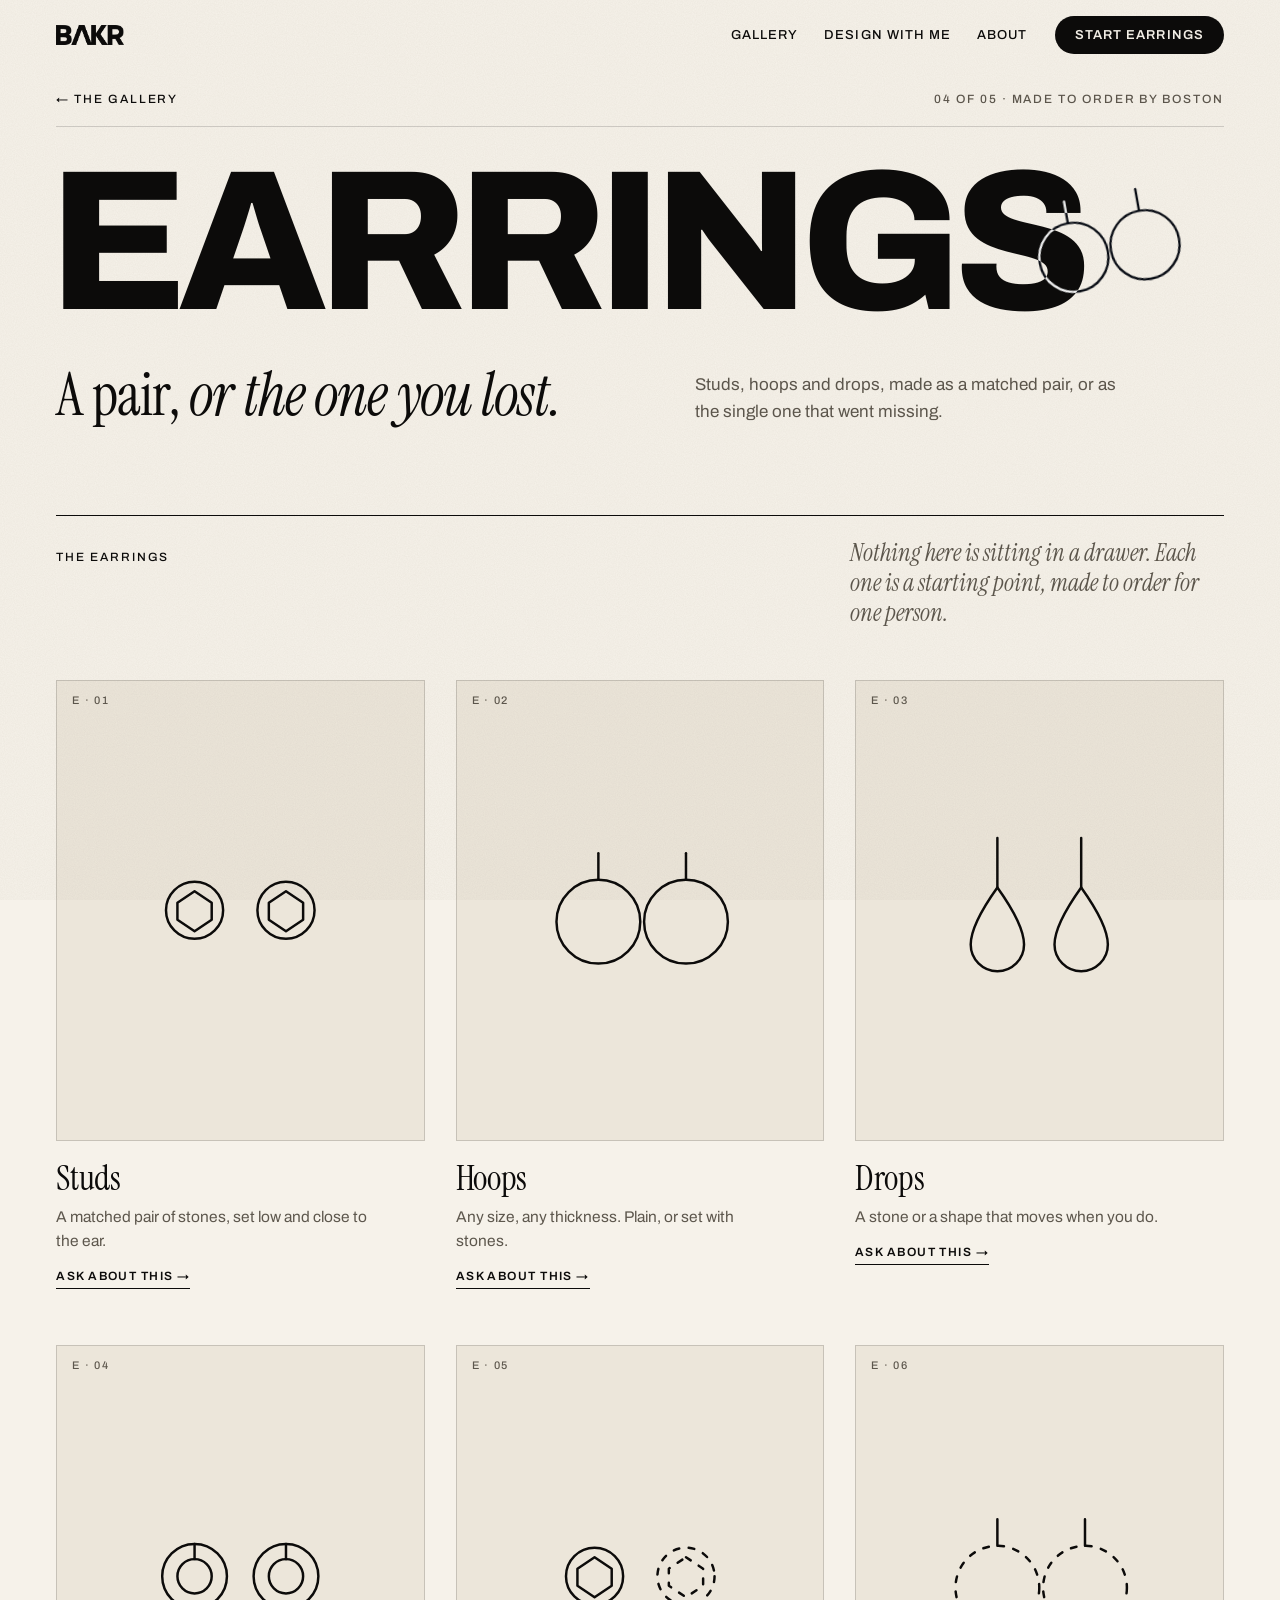
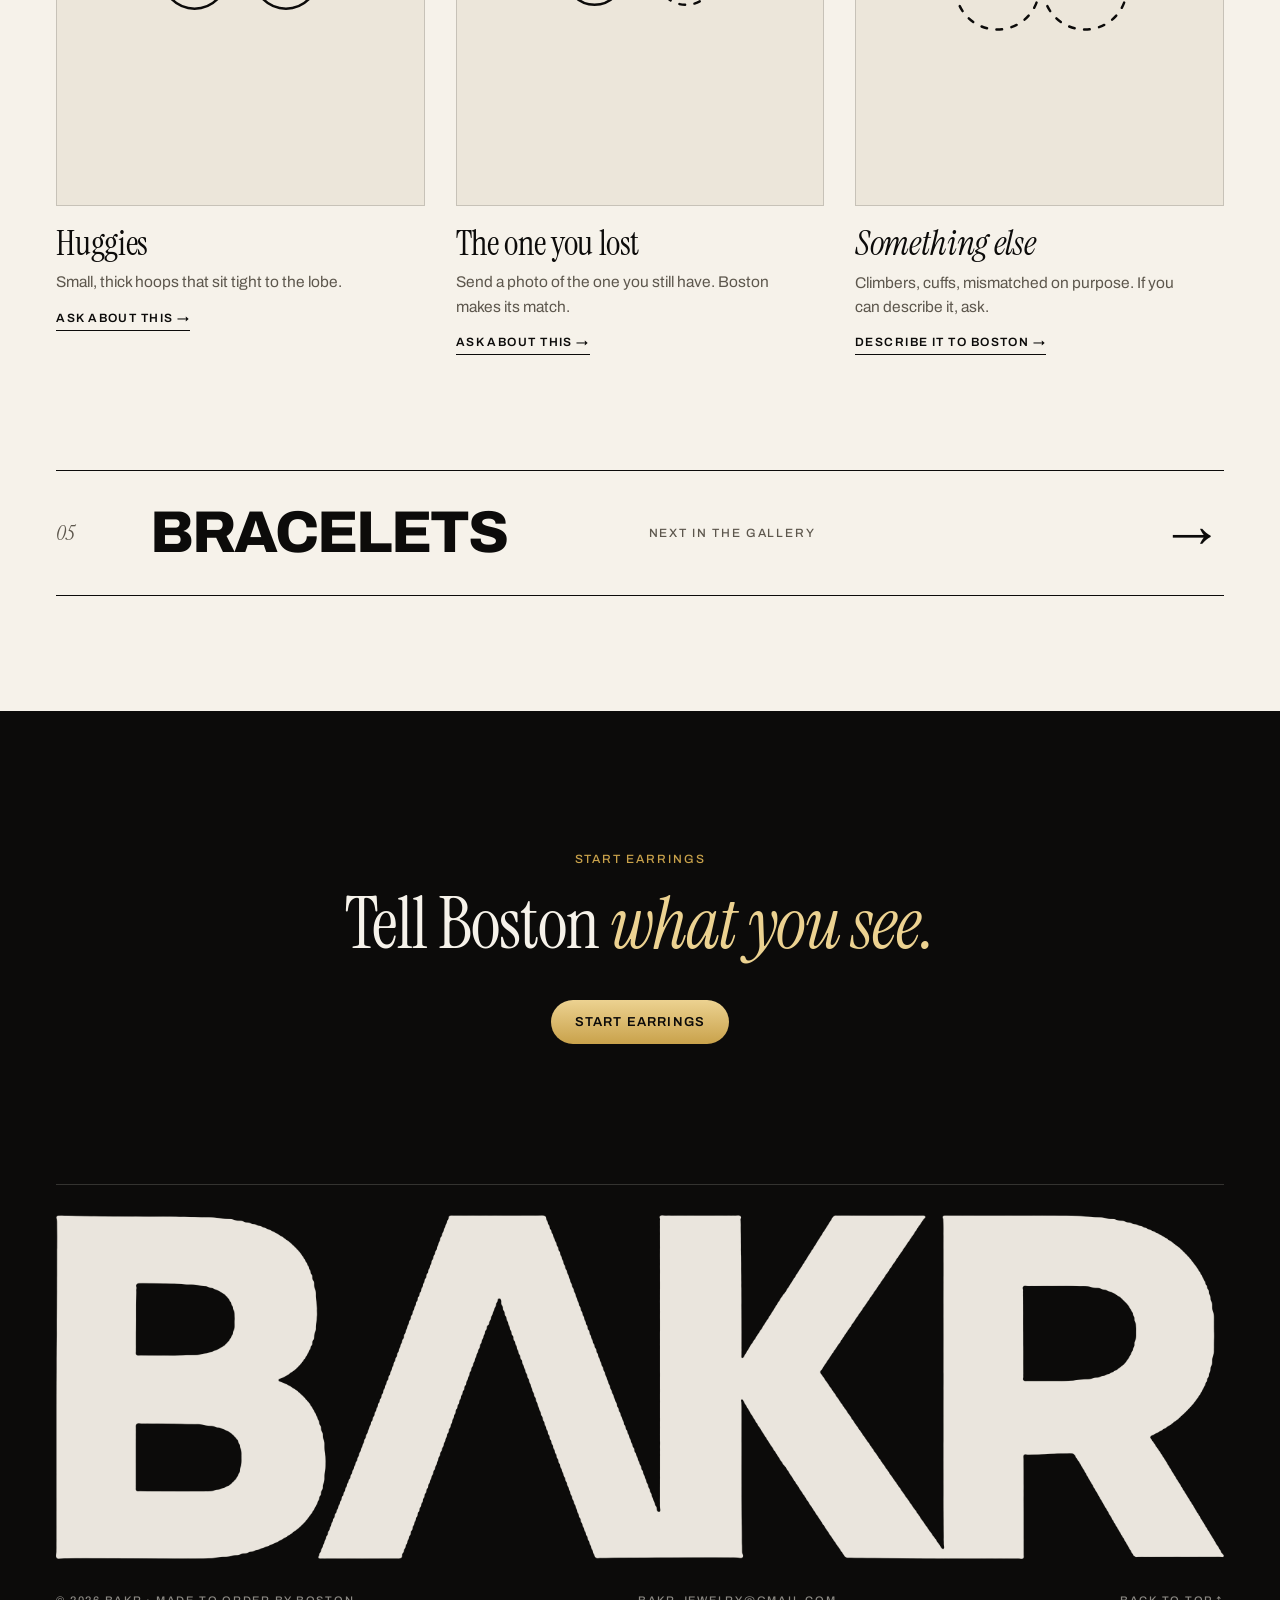
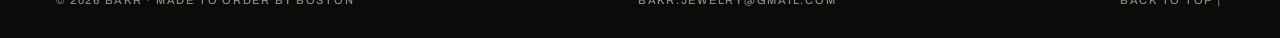
<file: earrings.html>
<!doctype html>
<html lang="en">
<head>
<meta charset="utf-8">
<meta name="viewport" content="width=device-width, initial-scale=1">
<title>Earrings — BAKR, made to order by Boston</title>
<meta name="description" content="Earrings by BAKR. Studs, hoops and drops, made as a matched pair, or as the single one that went missing.">
<link rel="icon" href="assets/favicon.png">
<link rel="preconnect" href="https://fonts.googleapis.com">
<link rel="preconnect" href="https://fonts.gstatic.com" crossorigin>
<link href="https://fonts.googleapis.com/css2?family=Archivo:wght@400;500;600;800&family=Instrument+Serif:ital@0;1&display=swap" rel="stylesheet">
<link rel="stylesheet" href="styles.css">
</head>
<body class="sub" data-gallery="earrings">

<header class="nav" id="nav">
  <a class="nav-logo" href="index.html" aria-label="BAKR, home"><img src="assets/logo-ink.png" alt="BAKR"></a>
  <nav class="nav-links" aria-label="Sections">
    <a href="index.html#gallery">Gallery</a>
    <a href="index.html#how">Design with me</a>
    <a href="about.html">About</a>
  </nav>
  <a class="pill" href="index.html?piece=earrings#start">Start earrings</a>
</header>

<main id="top">

  <section class="g-hero" style="--fit: 15.6vw">
    <div class="hero-meta">
      <a href="index.html#gallery">← The gallery</a>
      <span>04 of 05 · Made to order by Boston</span>
    </div>
    <div class="g-title">
      <h1>Earrings</h1>
      <svg viewBox="0 0 120 120" aria-hidden="true"><circle cx="38" cy="66" r="22"/><path d="M38 44v-14"/><circle cx="84" cy="66" r="22"/><path d="M84 44v-14"/></svg>
    </div>
    <div class="hero-foot">
      <h2>A pair, <em>or the one you lost.</em></h2>
      <p>Studs, hoops and drops, made as a matched pair, or as the single one that went missing.</p>
    </div>
  </section>

  <section class="g-wall">
    <div class="g-wall-head reveal">
      <p class="eyebrow">The earrings</p>
      <p class="g-note">Nothing here is sitting in a drawer. Each one is a starting point, made to order for one person.</p>
    </div>
    <ol class="plates" id="plates"></ol>
  </section>

  <nav class="g-next" id="next" aria-label="More of the gallery"></nav>

  <section class="g-cta">
    <p class="eyebrow reveal">Start earrings</p>
    <h2 class="reveal">Tell Boston <em>what you see.</em></h2>
    <a class="gold-btn reveal" href="index.html?piece=earrings#start">Start earrings</a>
  </section>

</main>

<footer class="foot">
  <img src="assets/logo-bone.png" alt="BAKR">
  <div class="foot-row">
    <span>© <span id="year"></span> BAKR · Made to order by Boston</span>
    <span id="contacts"></span>
    <a href="#top">Back to top ↑</a>
  </div>
</footer>

<script src="bakr.js"></script>
<script src="gallery.js"></script>
<script src="page.js"></script>
</body>
</html>
</file>
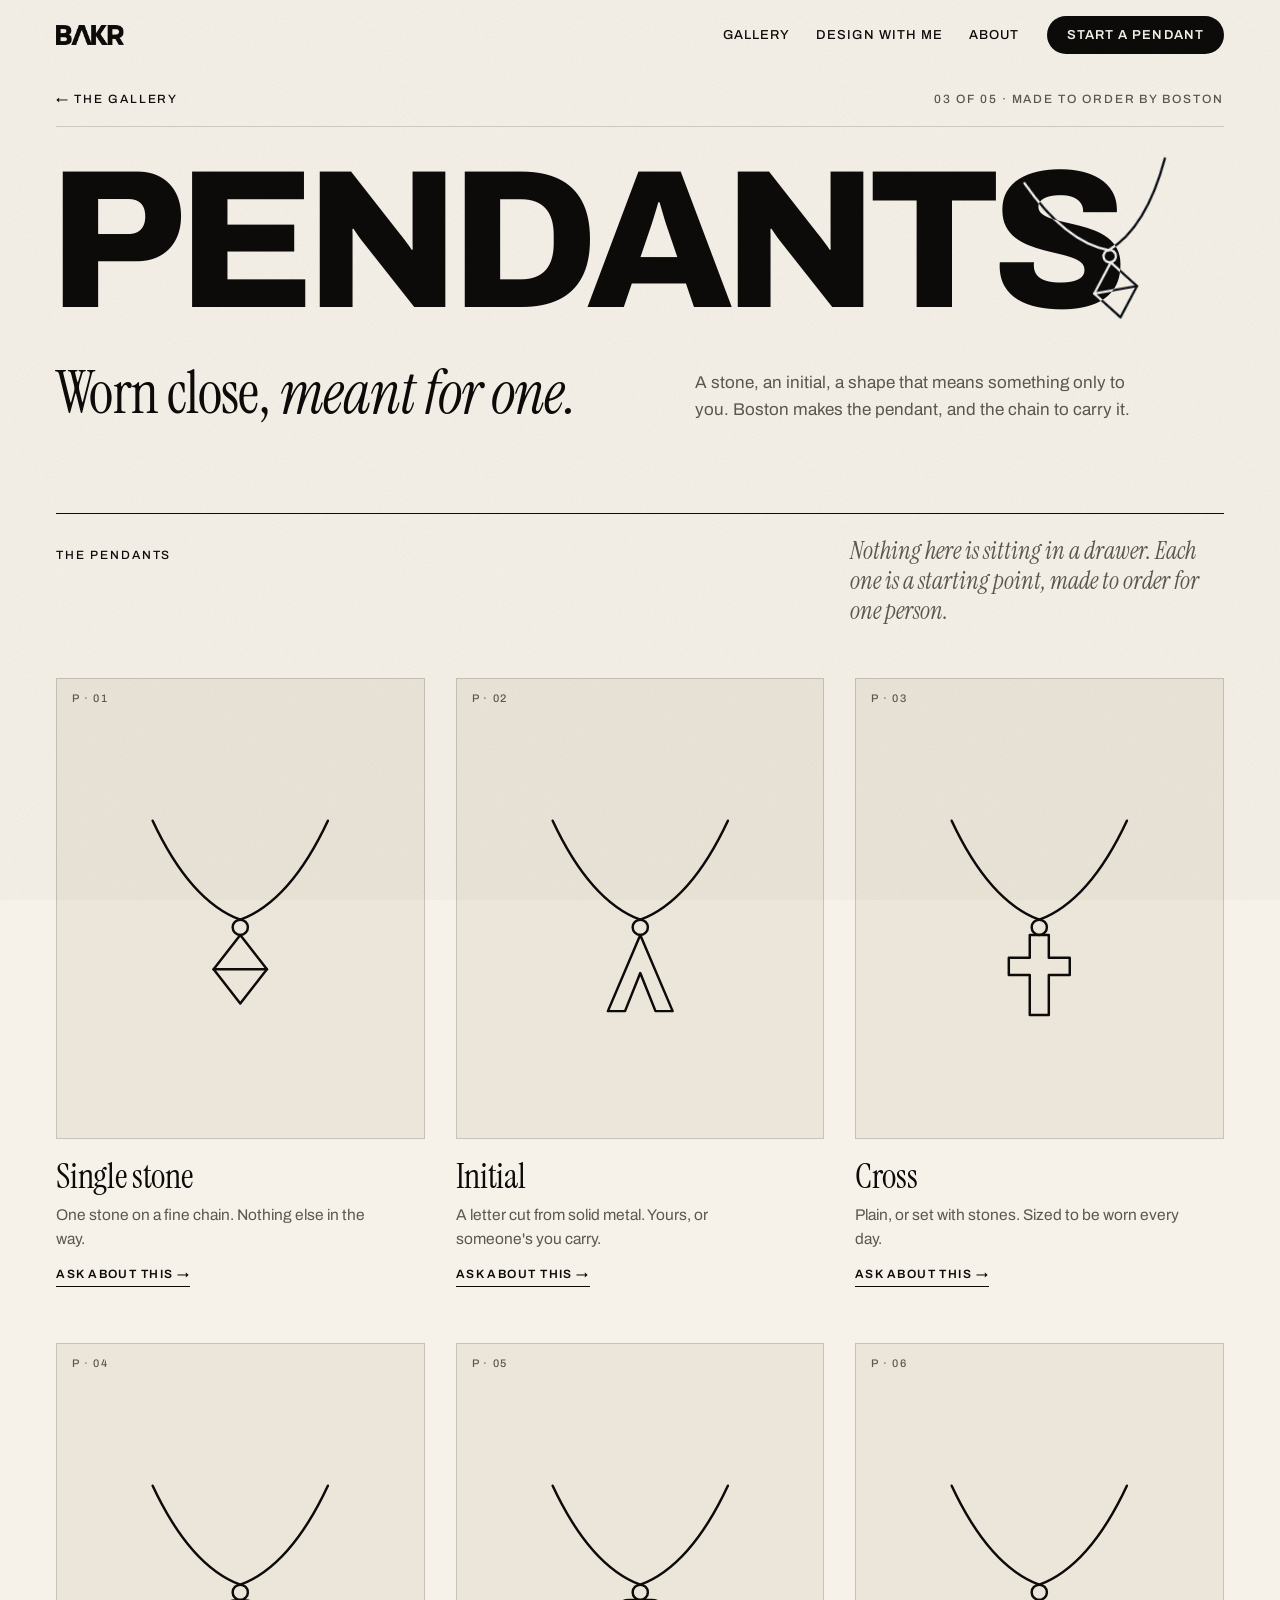
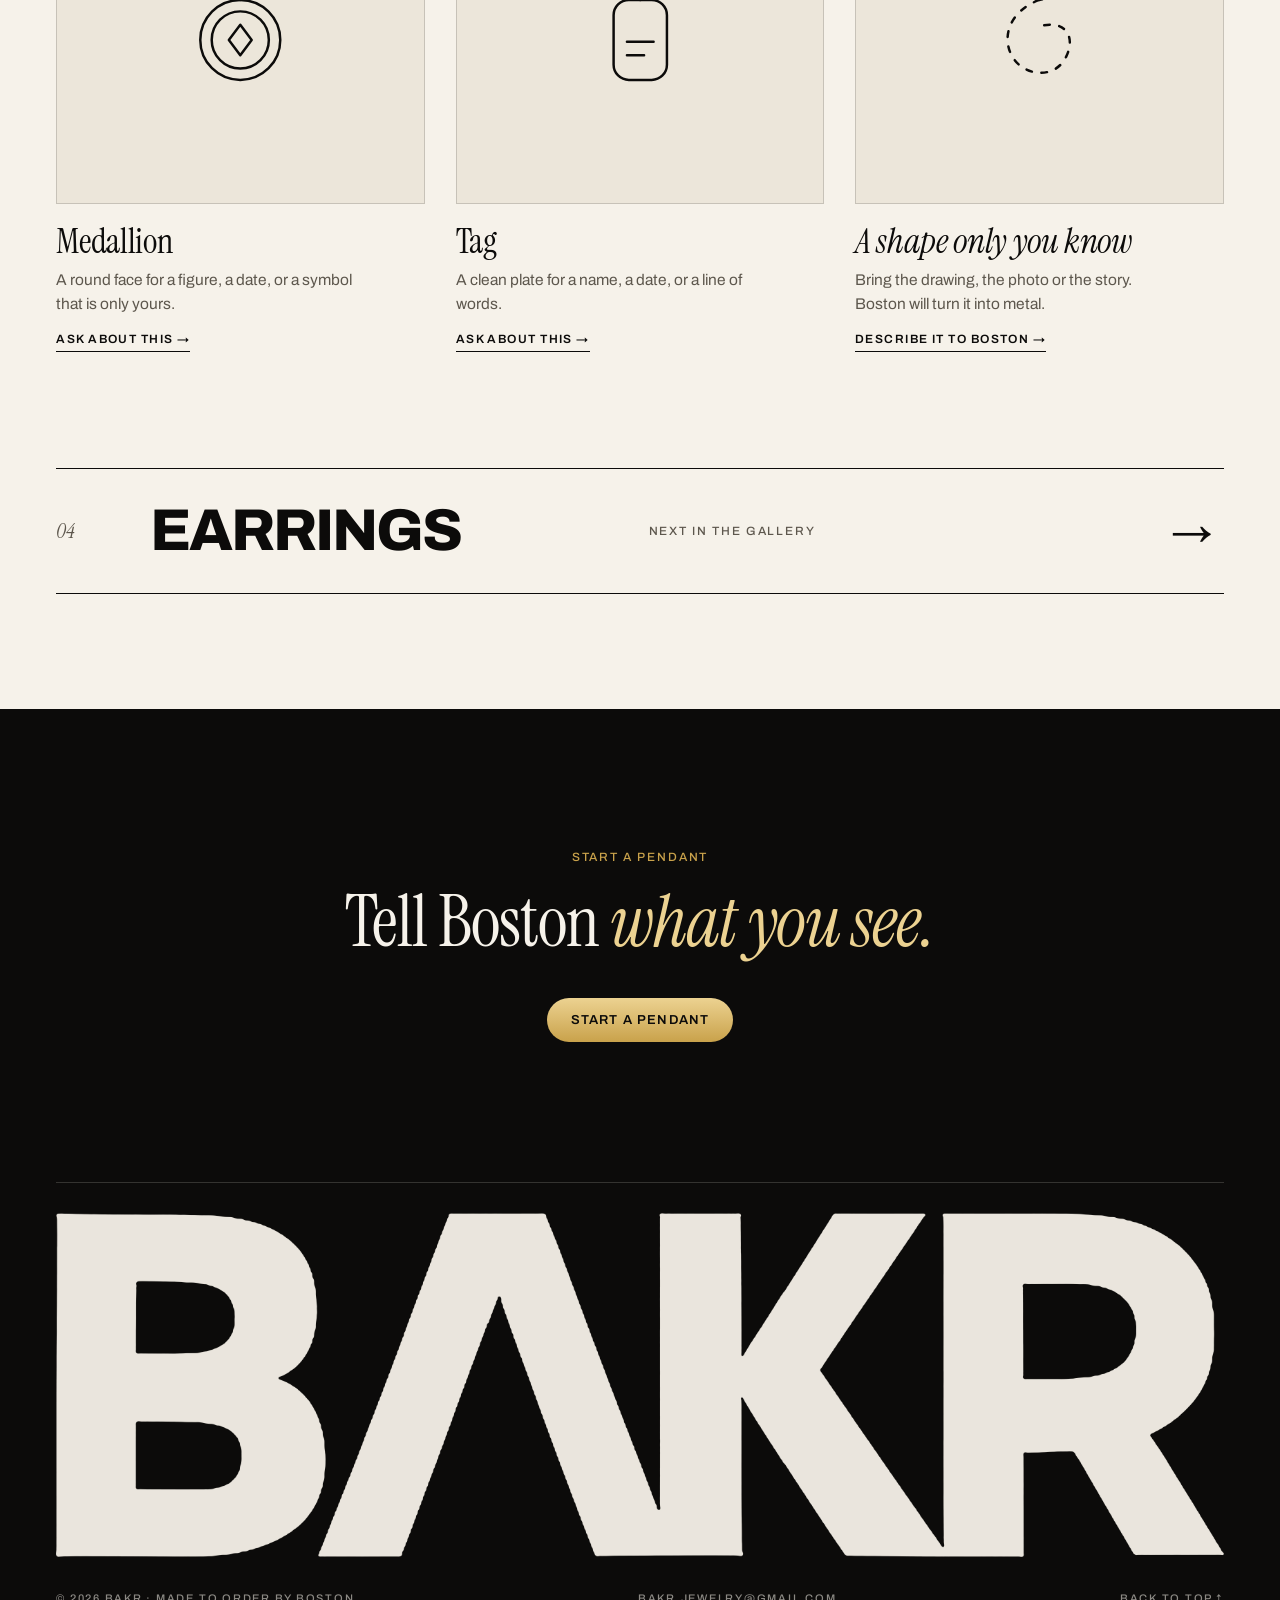
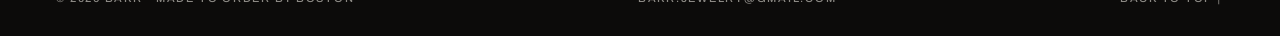
<file: pendants.html>
<!doctype html>
<html lang="en">
<head>
<meta charset="utf-8">
<meta name="viewport" content="width=device-width, initial-scale=1">
<title>Pendants — BAKR, made to order by Boston</title>
<meta name="description" content="Pendants by BAKR. A stone, an initial, a shape that means something only to you. Boston makes the pendant, and the chain to carry it.">
<link rel="icon" href="assets/favicon.png">
<link rel="preconnect" href="https://fonts.googleapis.com">
<link rel="preconnect" href="https://fonts.gstatic.com" crossorigin>
<link href="https://fonts.googleapis.com/css2?family=Archivo:wght@400;500;600;800&family=Instrument+Serif:ital@0;1&display=swap" rel="stylesheet">
<link rel="stylesheet" href="styles.css">
</head>
<body class="sub" data-gallery="pendants">

<header class="nav" id="nav">
  <a class="nav-logo" href="index.html" aria-label="BAKR, home"><img src="assets/logo-ink.png" alt="BAKR"></a>
  <nav class="nav-links" aria-label="Sections">
    <a href="index.html#gallery">Gallery</a>
    <a href="index.html#how">Design with me</a>
    <a href="about.html">About</a>
  </nav>
  <a class="pill" href="index.html?piece=pendants#start">Start a pendant</a>
</header>

<main id="top">

  <section class="g-hero" style="--fit: 15.4vw">
    <div class="hero-meta">
      <a href="index.html#gallery">← The gallery</a>
      <span>03 of 05 · Made to order by Boston</span>
    </div>
    <div class="g-title">
      <h1>Pendants</h1>
      <svg viewBox="0 0 120 120" aria-hidden="true"><path d="M14 14c14 30 30 46 46 52 16-6 32-22 46-52"/><circle cx="60" cy="70" r="4"/><path d="M60 74l-14 18 14 18 14-18z"/><path d="M46 92h28"/></svg>
    </div>
    <div class="hero-foot">
      <h2>Worn close, <em>meant for one.</em></h2>
      <p>A stone, an initial, a shape that means something only to you. Boston makes the pendant, and the chain to carry it.</p>
    </div>
  </section>

  <section class="g-wall">
    <div class="g-wall-head reveal">
      <p class="eyebrow">The pendants</p>
      <p class="g-note">Nothing here is sitting in a drawer. Each one is a starting point, made to order for one person.</p>
    </div>
    <ol class="plates" id="plates"></ol>
  </section>

  <nav class="g-next" id="next" aria-label="More of the gallery"></nav>

  <section class="g-cta">
    <p class="eyebrow reveal">Start a pendant</p>
    <h2 class="reveal">Tell Boston <em>what you see.</em></h2>
    <a class="gold-btn reveal" href="index.html?piece=pendants#start">Start a pendant</a>
  </section>

</main>

<footer class="foot">
  <img src="assets/logo-bone.png" alt="BAKR">
  <div class="foot-row">
    <span>© <span id="year"></span> BAKR · Made to order by Boston</span>
    <span id="contacts"></span>
    <a href="#top">Back to top ↑</a>
  </div>
</footer>

<script src="bakr.js"></script>
<script src="gallery.js"></script>
<script src="page.js"></script>
</body>
</html>
</file>
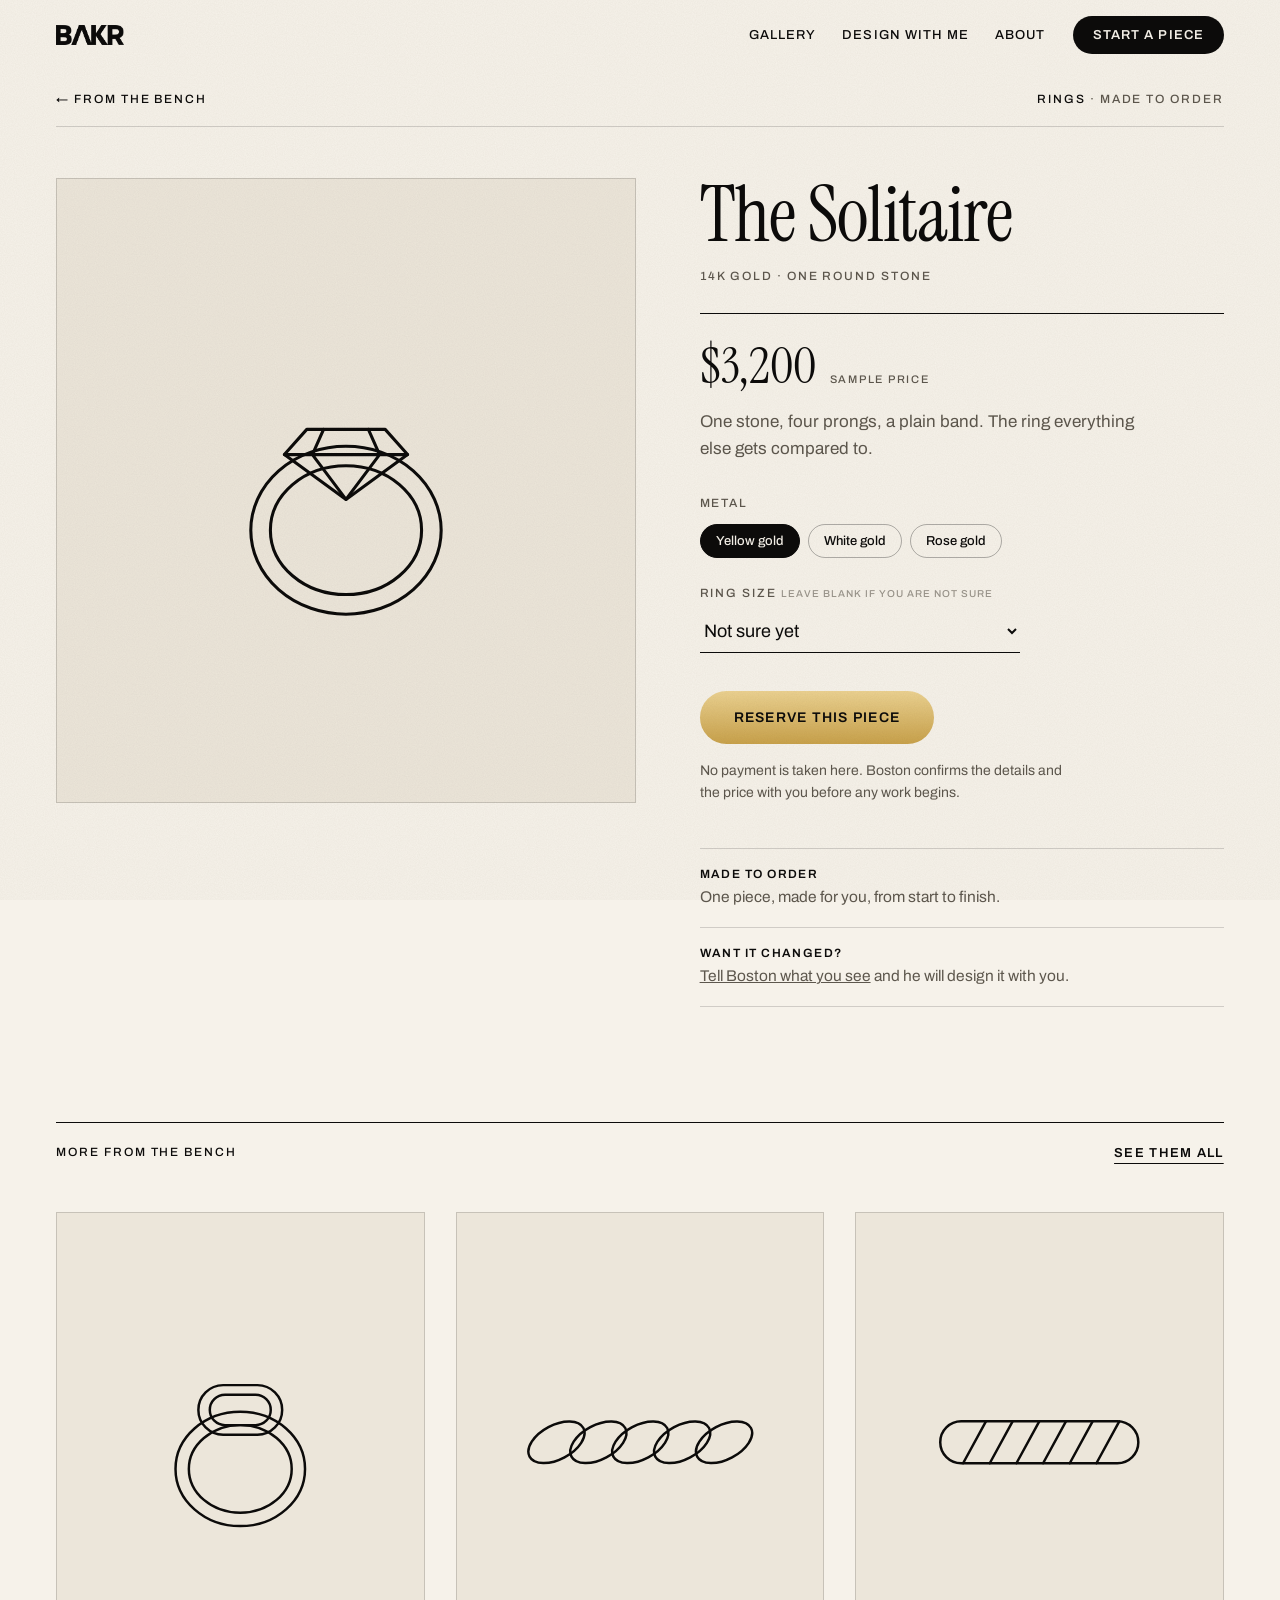
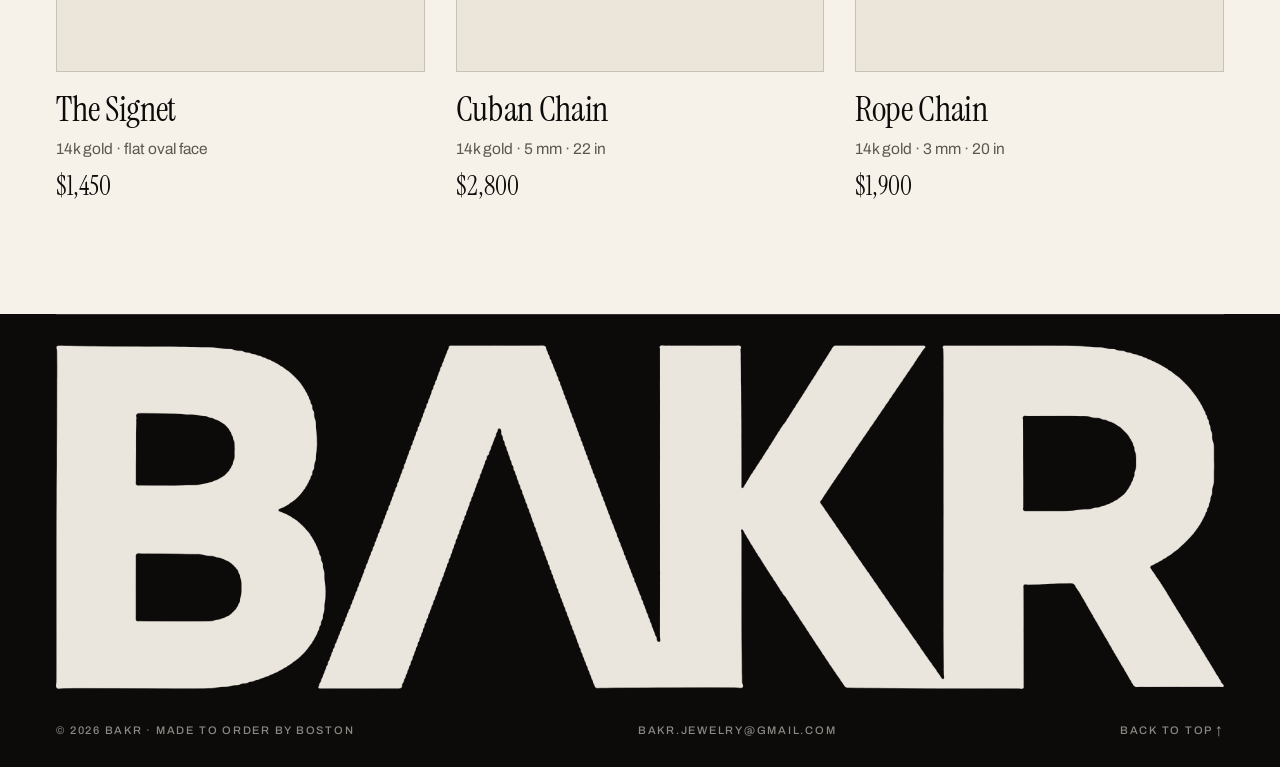
<file: piece.html>
<!doctype html>
<html lang="en">
<head>
<meta charset="utf-8">
<meta name="viewport" content="width=device-width, initial-scale=1">
<title>BAKR — made to order by Boston</title>
<link rel="icon" href="assets/favicon.png">
<link rel="preconnect" href="https://fonts.googleapis.com">
<link rel="preconnect" href="https://fonts.gstatic.com" crossorigin>
<link href="https://fonts.googleapis.com/css2?family=Archivo:wght@400;500;600;800&family=Instrument+Serif:ital@0;1&display=swap" rel="stylesheet">
<link rel="stylesheet" href="styles.css">
</head>
<body class="sub">

<header class="nav" id="nav">
  <a class="nav-logo" href="index.html" aria-label="BAKR, home"><img src="assets/logo-ink.png" alt="BAKR"></a>
  <nav class="nav-links" aria-label="Sections">
    <a href="index.html#gallery">Gallery</a>
    <a href="index.html#how">Design with me</a>
    <a href="about.html">About</a>
  </nav>
  <a class="pill" href="index.html#start">Start a piece</a>
</header>

<main id="top">

  <section class="buy">
    <div class="hero-meta">
      <span id="crumb"></span>
      <span id="kind"></span>
    </div>
    <div class="buy-grid">
      <div class="buy-face" id="face"></div>
      <div class="buy-info">
        <h1 id="name"></h1>
        <p class="buy-metal" id="metalLine"></p>
        <p class="buy-price"><strong id="price"></strong> <span id="sample" hidden>sample price</span></p>
        <p class="buy-note" id="note"></p>

        <div class="buy-choice">
          <span class="picker-label">Metal</span>
          <div class="chips" id="metals" role="group" aria-label="Metal"></div>
        </div>
        <label class="field buy-size" id="sizeField" hidden>
          <span>Ring size <small>leave blank if you are not sure</small></span>
          <select id="size">
            <option value="">Not sure yet</option>
            <option>4</option><option>4.5</option><option>5</option><option>5.5</option><option>6</option><option>6.5</option><option>7</option><option>7.5</option><option>8</option><option>8.5</option><option>9</option><option>9.5</option><option>10</option><option>10.5</option><option>11</option><option>11.5</option><option>12</option><option>13</option>
          </select>
        </label>

        <a class="gold-btn buy-btn" id="buy" href="index.html#start">Reserve this piece</a>
        <p class="buy-fine" id="payNote"></p>

        <ul class="buy-facts">
          <li><span>Made to order</span>One piece, made for you, from start to finish.</li>
          <li><span>Want it changed?</span><a href="index.html#start">Tell Boston what you see</a> and he will design it with you.</li>
        </ul>
      </div>
    </div>
  </section>

  <section class="g-wall buy-more">
    <div class="g-wall-head reveal">
      <p class="eyebrow">More from the bench</p>
      <a class="text-link" href="index.html#shop">See them all</a>
    </div>
    <ol class="plates" id="more"></ol>
  </section>

</main>

<footer class="foot">
  <img src="assets/logo-bone.png" alt="BAKR">
  <div class="foot-row">
    <span>© <span id="year"></span> BAKR · Made to order by Boston</span>
    <span id="contacts"></span>
    <a href="#top">Back to top ↑</a>
  </div>
</footer>

<script src="bakr.js"></script>
<script src="piece.js"></script>
<script src="page.js"></script>
</body>
</html>
</file>
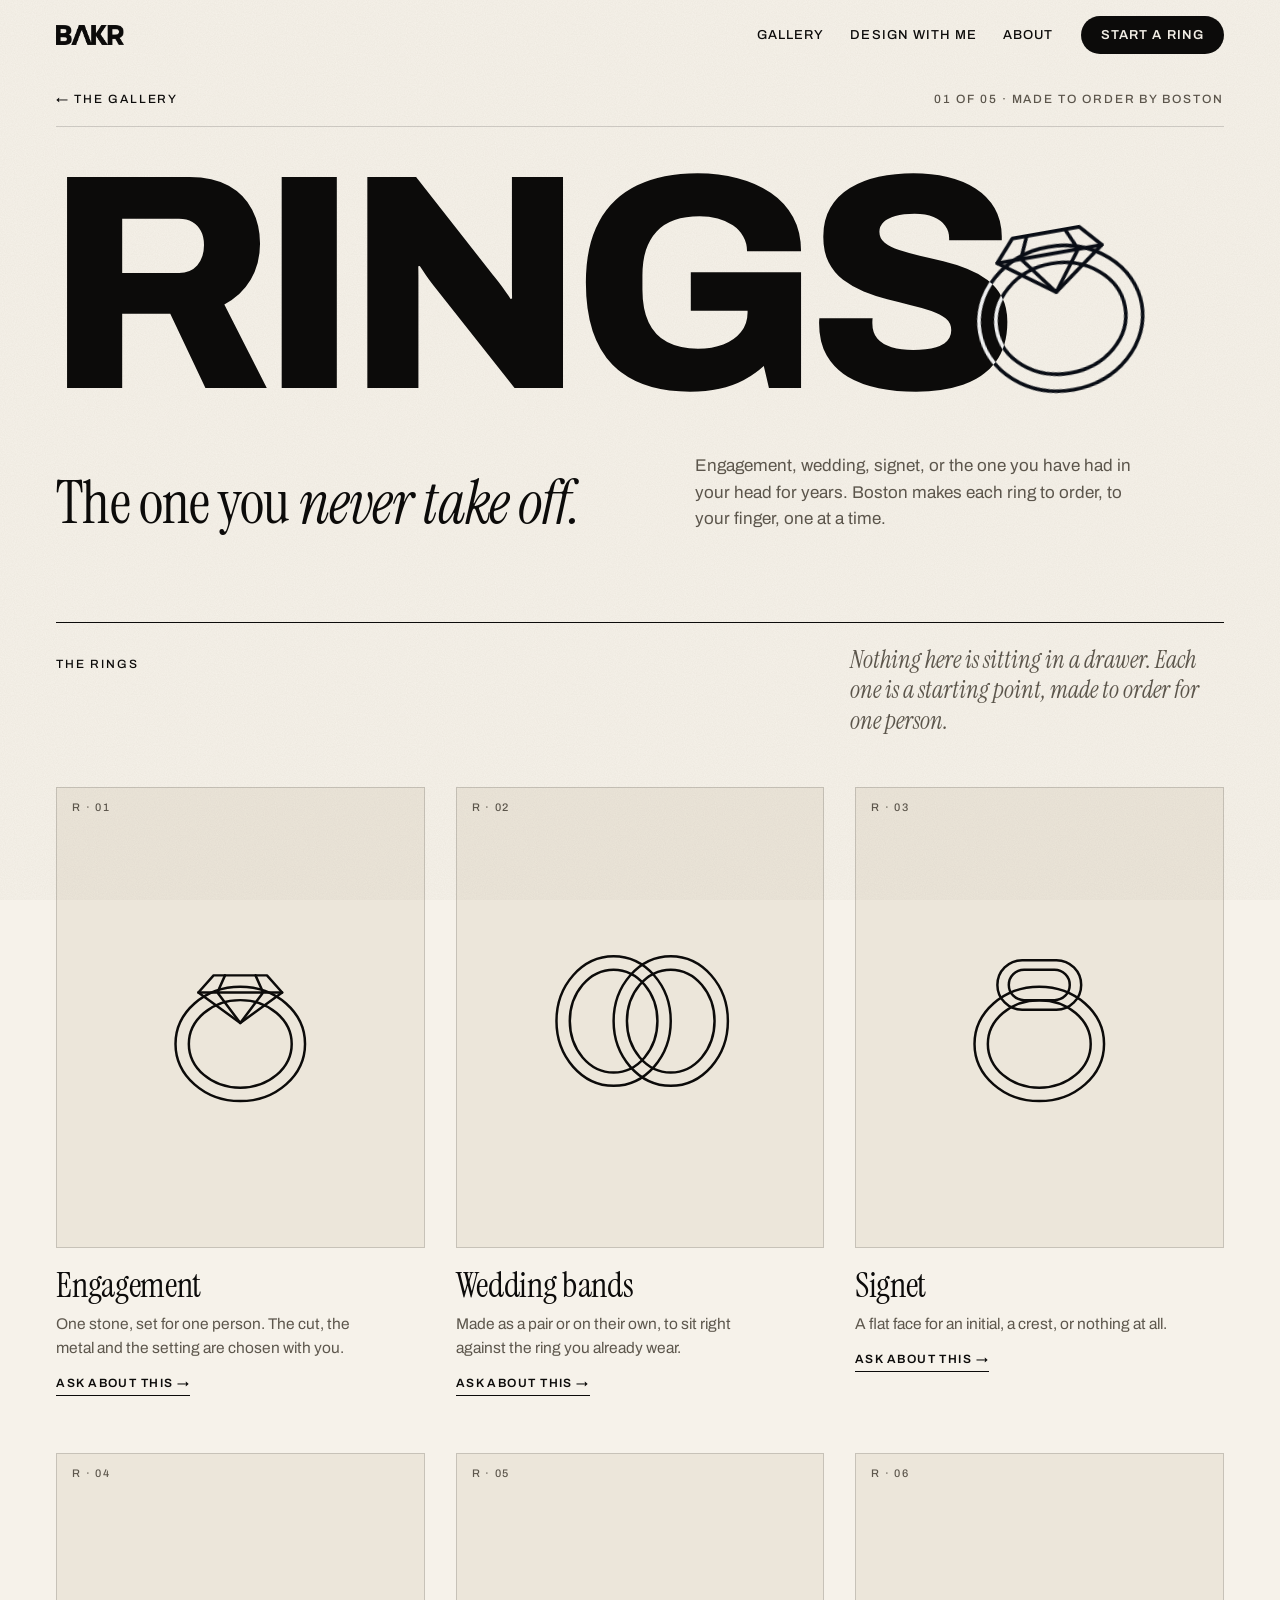
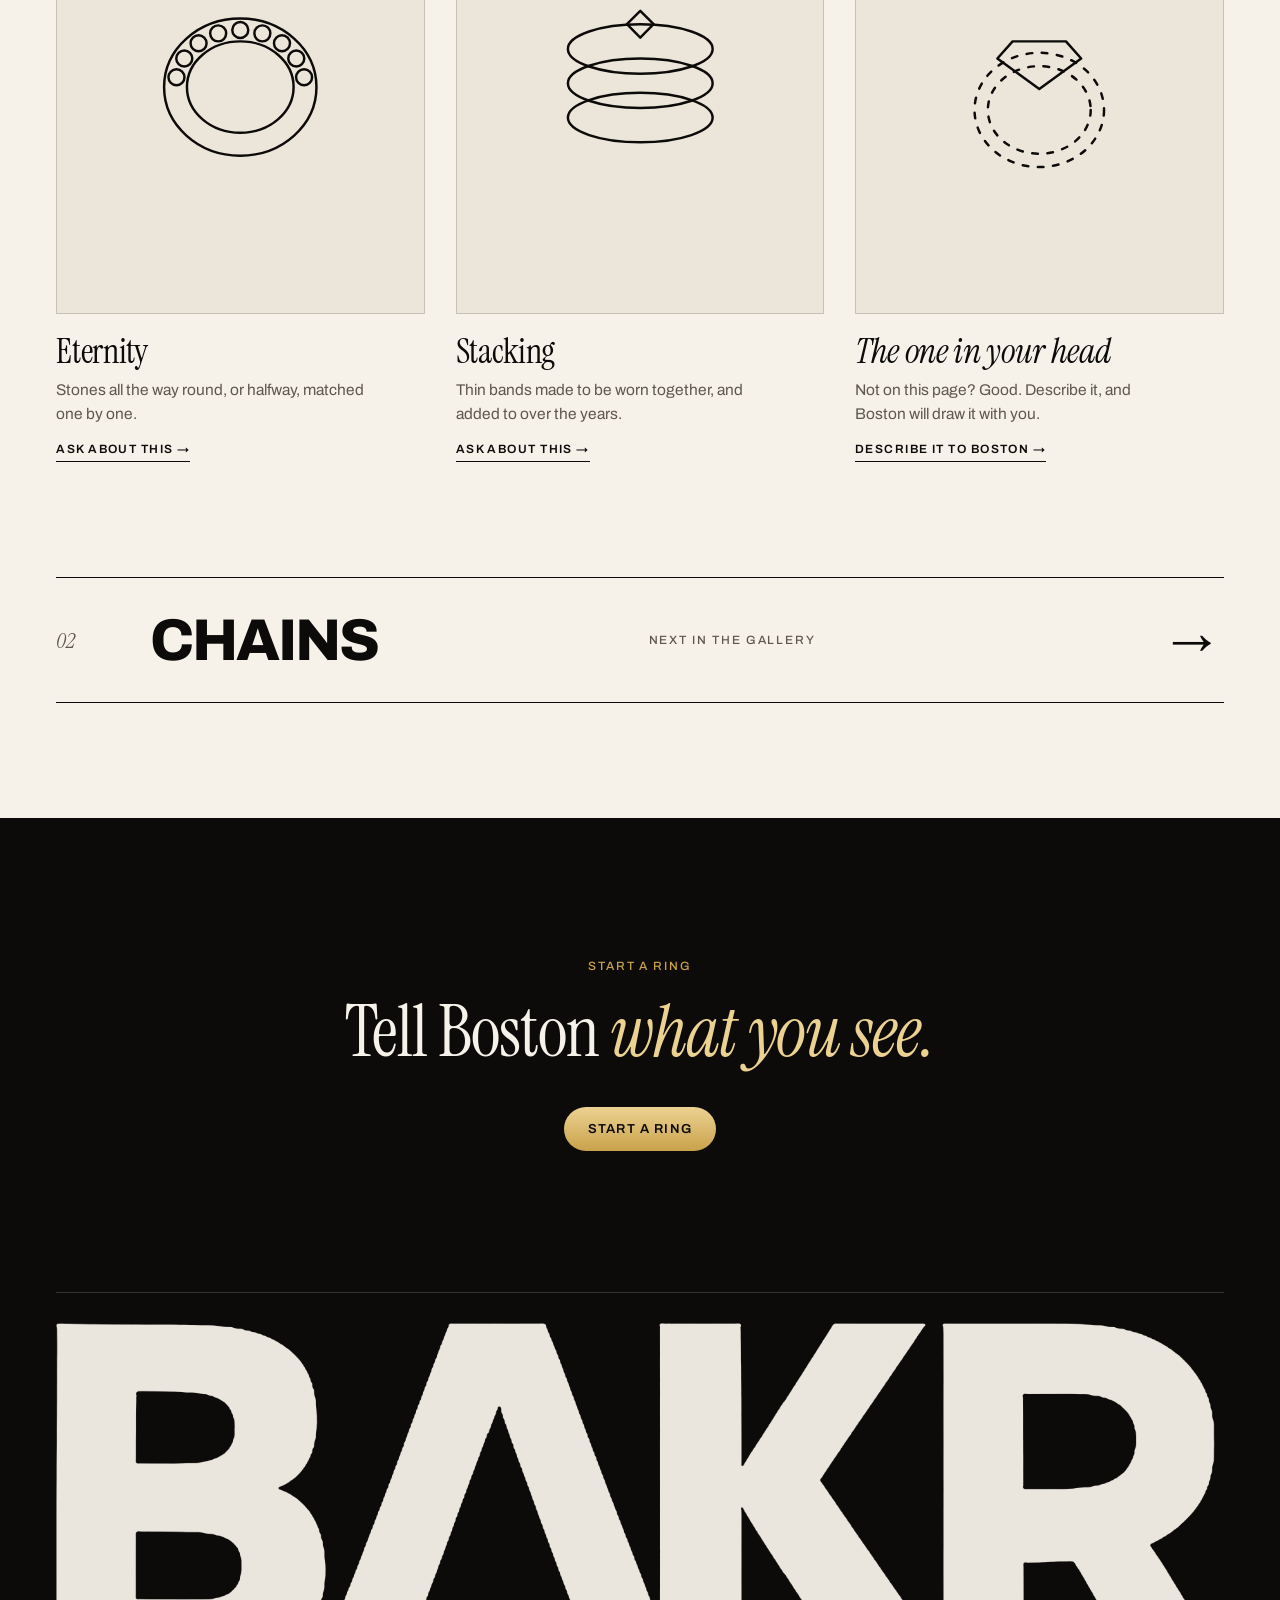
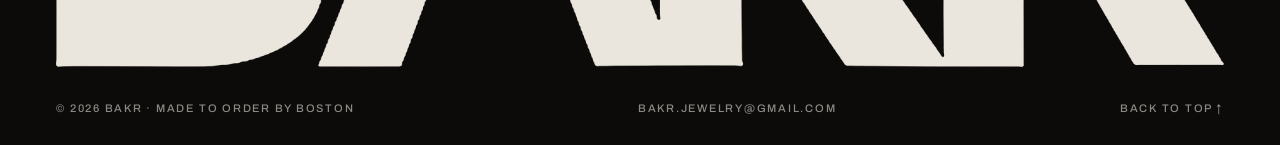
<file: rings.html>
<!doctype html>
<html lang="en">
<head>
<meta charset="utf-8">
<meta name="viewport" content="width=device-width, initial-scale=1">
<title>Rings — BAKR, made to order by Boston</title>
<meta name="description" content="Rings by BAKR. Engagement, wedding, signet, or the one you have had in your head for years. Boston makes each ring to order, to your finger, one at a time.">
<link rel="icon" href="assets/favicon.png">
<link rel="preconnect" href="https://fonts.googleapis.com">
<link rel="preconnect" href="https://fonts.gstatic.com" crossorigin>
<link href="https://fonts.googleapis.com/css2?family=Archivo:wght@400;500;600;800&family=Instrument+Serif:ital@0;1&display=swap" rel="stylesheet">
<link rel="stylesheet" href="styles.css">
</head>
<body class="sub" data-gallery="rings">

<header class="nav" id="nav">
  <a class="nav-logo" href="index.html" aria-label="BAKR, home"><img src="assets/logo-ink.png" alt="BAKR"></a>
  <nav class="nav-links" aria-label="Sections">
    <a href="index.html#gallery">Gallery</a>
    <a href="index.html#how">Design with me</a>
    <a href="about.html">About</a>
  </nav>
  <a class="pill" href="index.html?piece=rings#start">Start a ring</a>
</header>

<main id="top">

  <section class="g-hero" style="--fit: 24vw">
    <div class="hero-meta">
      <a href="index.html#gallery">← The gallery</a>
      <span>01 of 05 · Made to order by Boston</span>
    </div>
    <div class="g-title">
      <h1>Rings</h1>
      <svg viewBox="0 0 120 120" aria-hidden="true"><ellipse cx="60" cy="74" rx="34" ry="30"/><ellipse cx="60" cy="74" rx="27" ry="23"/><path d="M46 38h28l8 9-22 16-22-16z"/><path d="M38 47h44M52 38l-4 9 12 16 12-16-4-9"/></svg>
    </div>
    <div class="hero-foot">
      <h2>The one you <em>never take off.</em></h2>
      <p>Engagement, wedding, signet, or the one you have had in your head for years. Boston makes each ring to order, to your finger, one at a time.</p>
    </div>
  </section>

  <section class="g-wall">
    <div class="g-wall-head reveal">
      <p class="eyebrow">The rings</p>
      <p class="g-note">Nothing here is sitting in a drawer. Each one is a starting point, made to order for one person.</p>
    </div>
    <ol class="plates" id="plates"></ol>
  </section>

  <nav class="g-next" id="next" aria-label="More of the gallery"></nav>

  <section class="g-cta">
    <p class="eyebrow reveal">Start a ring</p>
    <h2 class="reveal">Tell Boston <em>what you see.</em></h2>
    <a class="gold-btn reveal" href="index.html?piece=rings#start">Start a ring</a>
  </section>

</main>

<footer class="foot">
  <img src="assets/logo-bone.png" alt="BAKR">
  <div class="foot-row">
    <span>© <span id="year"></span> BAKR · Made to order by Boston</span>
    <span id="contacts"></span>
    <a href="#top">Back to top ↑</a>
  </div>
</footer>

<script src="bakr.js"></script>
<script src="gallery.js"></script>
<script src="page.js"></script>
</body>
</html>
</file>
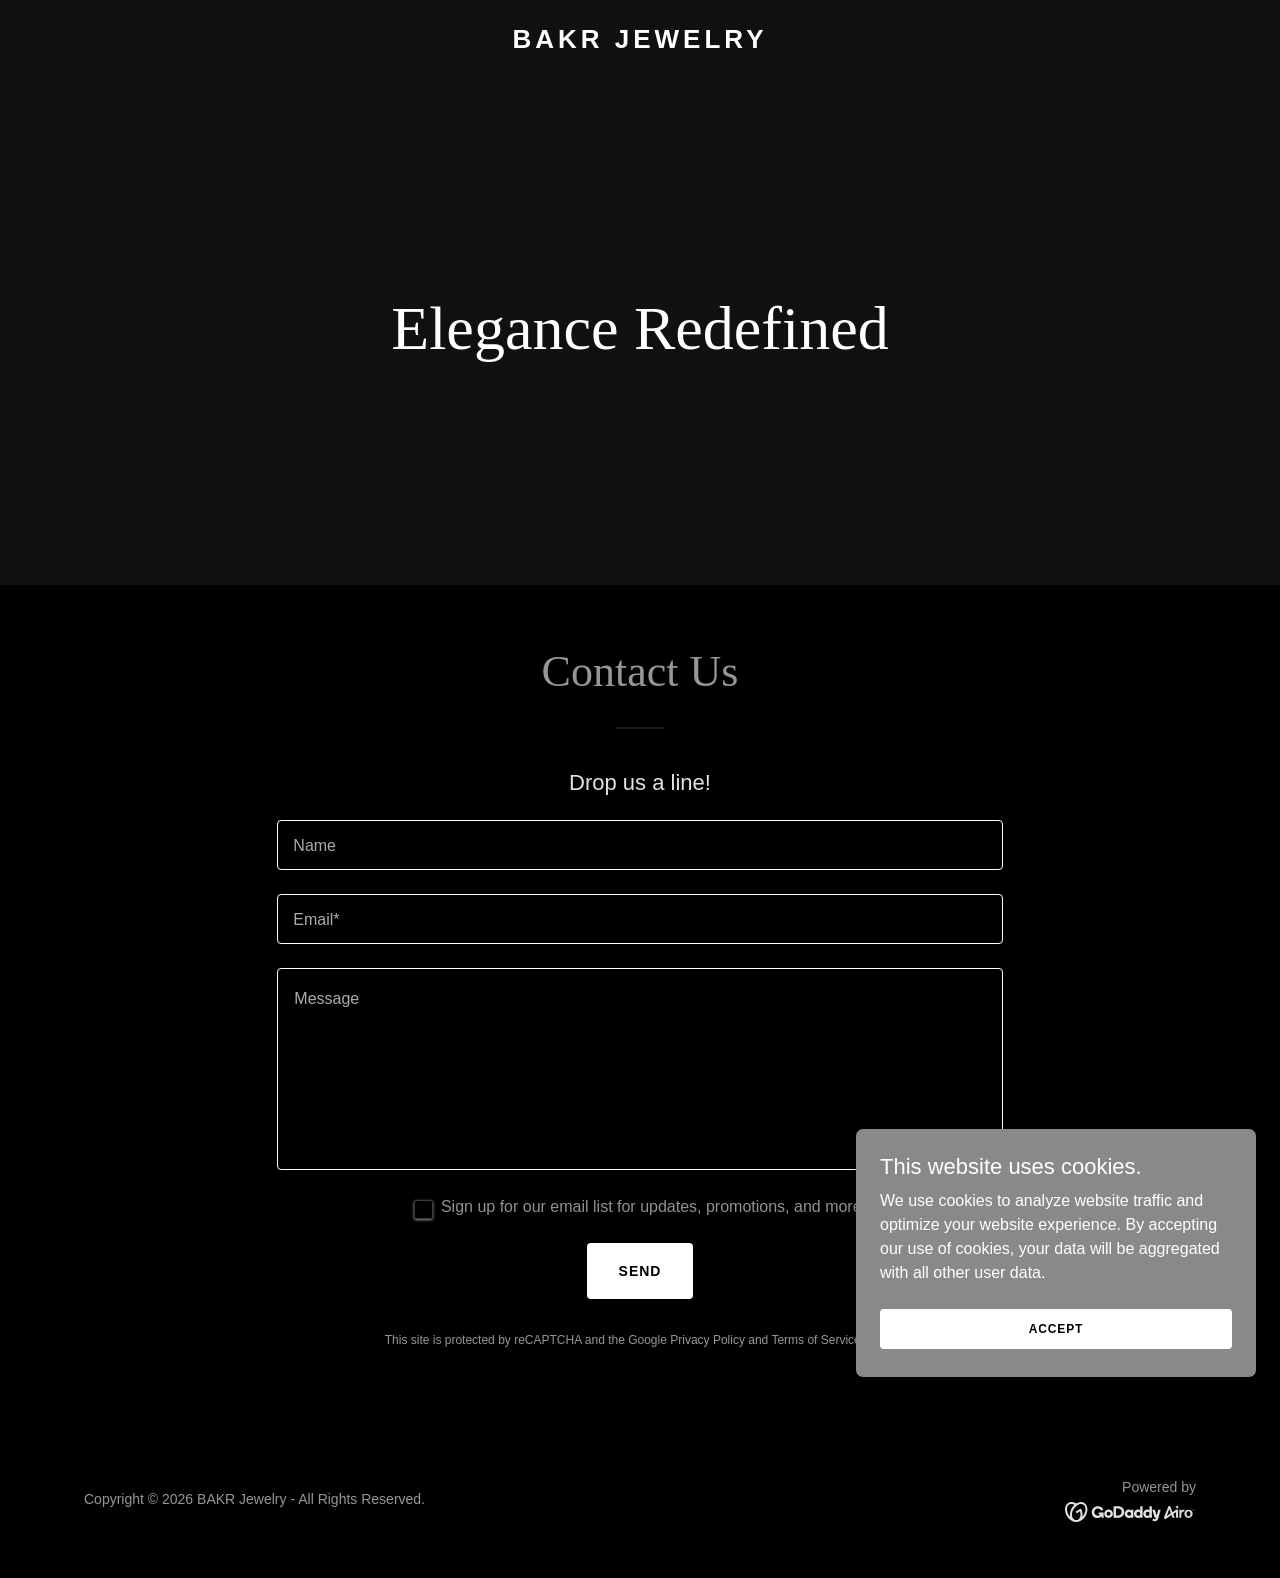
<file: old-godaddy-site/home-2026-09-19.html>
<!DOCTYPE html><html lang="en-US"><head><meta charSet="utf-8"/><meta http-equiv="X-UA-Compatible" content="IE=edge"/><meta name="viewport" content="width=device-width, initial-scale=1"/><title>BAKR Jewelry</title><meta name="description" content="Discover fine handcrafted jewelry at Bakr Jewelry, your premier jewelry e-commerce store. Sign up for updates and explore our exquisite collection!"/><meta name="author" content="BAKR Jewelry"/><meta name="generator" content="Starfield Technologies; Go Daddy Website Builder 8.0.0000"/><link rel="canonical" href="https://bakrjewelry.co/"/><link rel="manifest" href="/manifest.webmanifest"/><link rel="apple-touch-icon" sizes="57x57" href="//img1.wsimg.com/isteam/ip/static/pwa-app/logo-default.png/:/rs=w:57,h:57,m"/><link rel="apple-touch-icon" sizes="60x60" href="//img1.wsimg.com/isteam/ip/static/pwa-app/logo-default.png/:/rs=w:60,h:60,m"/><link rel="apple-touch-icon" sizes="72x72" href="//img1.wsimg.com/isteam/ip/static/pwa-app/logo-default.png/:/rs=w:72,h:72,m"/><link rel="apple-touch-icon" sizes="114x114" href="//img1.wsimg.com/isteam/ip/static/pwa-app/logo-default.png/:/rs=w:114,h:114,m"/><link rel="apple-touch-icon" sizes="120x120" href="//img1.wsimg.com/isteam/ip/static/pwa-app/logo-default.png/:/rs=w:120,h:120,m"/><link rel="apple-touch-icon" sizes="144x144" href="//img1.wsimg.com/isteam/ip/static/pwa-app/logo-default.png/:/rs=w:144,h:144,m"/><link rel="apple-touch-icon" sizes="152x152" href="//img1.wsimg.com/isteam/ip/static/pwa-app/logo-default.png/:/rs=w:152,h:152,m"/><link rel="apple-touch-icon" sizes="180x180" href="//img1.wsimg.com/isteam/ip/static/pwa-app/logo-default.png/:/rs=w:180,h:180,m"/><meta property="og:url" content="https://bakrjewelry.co/"/>
<meta property="og:site_name" content="BAKR Jewelry"/>
<meta property="og:title" content="BAKR Jewelry"/>
<meta property="og:description" content="Discover fine handcrafted jewelry at Bakr Jewelry, your premier jewelry e-commerce store. Sign up for updates and explore our exquisite collection!"/>
<meta property="og:type" content="website"/>
<meta property="og:image" content="https://img1.wsimg.com/isteam/getty/2205737263"/>
<meta property="og:locale" content="en_US"/>
<meta name="twitter:card" content="summary"/>
<meta name="twitter:title" content="BAKR Jewelry"/>
<meta name="twitter:description" content="Elegance Redefined"/>
<meta name="twitter:image" content="https://img1.wsimg.com/isteam/getty/2205737263"/>
<meta name="twitter:image:alt" content="BAKR Jewelry"/>
<meta name="theme-color" content="#969696"/><style>.x{-ms-text-size-adjust:100%;-webkit-text-size-adjust:100%;-webkit-tap-highlight-color:rgba(0,0,0,0);margin:0;box-sizing:border-box}.x *,.x :after,.x :before{box-sizing:inherit}.x-el a[href^="mailto:"]:not(.x-el),.x-el a[href^="tel:"]:not(.x-el){color:inherit;font-size:inherit;text-decoration:inherit}.x-el-article,.x-el-aside,.x-el-details,.x-el-figcaption,.x-el-figure,.x-el-footer,.x-el-header,.x-el-hgroup,.x-el-main,.x-el-menu,.x-el-nav,.x-el-section,.x-el-summary{display:block}.x-el-audio,.x-el-canvas,.x-el-progress,.x-el-video{display:inline-block;vertical-align:baseline}.x-el-audio:not([controls]){display:none;height:0}.x-el-template{display:none}.x-el-a{background-color:transparent;color:inherit}.x-el-a:active,.x-el-a:hover{outline:0}.x-el-abbr[title]{border-bottom:1px dotted}.x-el-b,.x-el-strong{font-weight:700}.x-el-dfn{font-style:italic}.x-el-mark{background:#ff0;color:#000}.x-el-small{font-size:80%}.x-el-sub,.x-el-sup{font-size:75%;line-height:0;position:relative;vertical-align:baseline}.x-el-sup{top:-.5em}.x-el-sub{bottom:-.25em}.x-el-img{vertical-align:middle;border:0}.x-el-svg:not(:root){overflow:hidden}.x-el-figure{margin:0}.x-el-hr{box-sizing:content-box;height:0}.x-el-pre{overflow:auto}.x-el-code,.x-el-kbd,.x-el-pre,.x-el-samp{font-family:monospace,monospace;font-size:1em}.x-el-button,.x-el-input,.x-el-optgroup,.x-el-select,.x-el-textarea{color:inherit;font:inherit;margin:0}.x-el-button{overflow:visible}.x-el-button,.x-el-select{text-transform:none}.x-el-button,.x-el-input[type=button],.x-el-input[type=reset],.x-el-input[type=submit]{-webkit-appearance:button;cursor:pointer}.x-el-button[disabled],.x-el-input[disabled]{cursor:default}.x-el-button::-moz-focus-inner,.x-el-input::-moz-focus-inner{border:0;padding:0}.x-el-input{line-height:normal}.x-el-input[type=checkbox],.x-el-input[type=radio]{box-sizing:border-box;padding:0}.x-el-input[type=number]::-webkit-inner-spin-button,.x-el-input[type=number]::-webkit-outer-spin-button{height:auto}.x-el-input[type=search]{-webkit-appearance:textfield;box-sizing:content-box}.x-el-input[type=search]::-webkit-search-cancel-button,.x-el-input[type=search]::-webkit-search-decoration{-webkit-appearance:none}.x-el-textarea{border:0}.x-el-fieldset{border:1px solid silver;margin:0 2px;padding:.35em .625em .75em}.x-el-legend{border:0;padding:0}.x-el-textarea{overflow:auto}.x-el-optgroup{font-weight:700}.x-el-table{border-collapse:collapse;border-spacing:0}.x-el-td,.x-el-th{padding:0}.x{-webkit-font-smoothing:antialiased}.x-el-hr{border:0}.x-el-fieldset,.x-el-input,.x-el-select,.x-el-textarea{margin-top:0;margin-bottom:0}.x-el-fieldset,.x-el-input[type=email],.x-el-input[type=text],.x-el-textarea{width:100%}.x-el-input,.x-el-label{vertical-align:middle}.x-el-input{border-style:none;padding:.5em}.x-el-select:not([multiple]){vertical-align:middle}.x-el-textarea{line-height:1.75;padding:.5em}.x-el.d-none{display:none!important}.sideline-footer{margin-top:auto}.disable-scroll{touch-action:none;overflow:hidden;position:fixed;max-width:100vw}@keyframes loaderscale{0%{transform:scale(1);opacity:1}45%{transform:scale(.1);opacity:.7}80%{transform:scale(1);opacity:1}}.x-loader svg{display:inline-block}.x-loader svg:first-child{animation:loaderscale .75s cubic-bezier(.2,.68,.18,1.08) -.24s infinite}.x-loader svg:nth-child(2){animation:loaderscale .75s cubic-bezier(.2,.68,.18,1.08) -.12s infinite}.x-loader svg:nth-child(3){animation:loaderscale .75s cubic-bezier(.2,.68,.18,1.08) 0s infinite}.x-icon>svg{transition:transform .33s ease-in-out}.x-icon>svg.rotate-90{transform:rotate(-90deg)}.x-icon>svg.rotate90{transform:rotate(90deg)}.x-icon>svg.rotate-180{transform:rotate(-180deg)}.x-icon>svg.rotate180{transform:rotate(180deg)}.x-rt ol,.x-rt ul{text-align:left}.x-rt p{margin:0}.mte-inline-block{display:inline-block}@media only screen and (min-device-width:1025px){:root select,_::-webkit-full-page-media,_:future{font-family:sans-serif!important}}

</style>
<style>/*
Copyright 2017 The Playfair Display Project Authors (https://github.com/clauseggers/Playfair-Display), with Reserved Font Name "Playfair Display".

This Font Software is licensed under the SIL Open Font License, Version 1.1.
This license is copied below, and is also available with a FAQ at: http://scripts.sil.org/OFL

—————————————————————————————-
SIL OPEN FONT LICENSE Version 1.1 - 26 February 2007
—————————————————————————————-
*/
/* cyrillic */
@font-face {
  font-family: 'Playfair Display';
  font-style: normal;
  font-weight: 400;
  font-display: swap;
  src: url(https://img1.wsimg.com/gfonts/s/playfairdisplay/v40/nuFiD-vYSZviVYUb_rj3ij__anPXDTjYgFE_.woff2) format('woff2');
  unicode-range: U+0301, U+0400-045F, U+0490-0491, U+04B0-04B1, U+2116;
}
/* vietnamese */
@font-face {
  font-family: 'Playfair Display';
  font-style: normal;
  font-weight: 400;
  font-display: swap;
  src: url(https://img1.wsimg.com/gfonts/s/playfairdisplay/v40/nuFiD-vYSZviVYUb_rj3ij__anPXDTPYgFE_.woff2) format('woff2');
  unicode-range: U+0102-0103, U+0110-0111, U+0128-0129, U+0168-0169, U+01A0-01A1, U+01AF-01B0, U+0300-0301, U+0303-0304, U+0308-0309, U+0323, U+0329, U+1EA0-1EF9, U+20AB;
}
/* latin-ext */
@font-face {
  font-family: 'Playfair Display';
  font-style: normal;
  font-weight: 400;
  font-display: swap;
  src: url(https://img1.wsimg.com/gfonts/s/playfairdisplay/v40/nuFiD-vYSZviVYUb_rj3ij__anPXDTLYgFE_.woff2) format('woff2');
  unicode-range: U+0100-02BA, U+02BD-02C5, U+02C7-02CC, U+02CE-02D7, U+02DD-02FF, U+0304, U+0308, U+0329, U+1D00-1DBF, U+1E00-1E9F, U+1EF2-1EFF, U+2020, U+20A0-20AB, U+20AD-20C0, U+2113, U+2C60-2C7F, U+A720-A7FF;
}
/* latin */
@font-face {
  font-family: 'Playfair Display';
  font-style: normal;
  font-weight: 400;
  font-display: swap;
  src: url(https://img1.wsimg.com/gfonts/s/playfairdisplay/v40/nuFiD-vYSZviVYUb_rj3ij__anPXDTzYgA.woff2) format('woff2');
  unicode-range: U+0000-00FF, U+0131, U+0152-0153, U+02BB-02BC, U+02C6, U+02DA, U+02DC, U+0304, U+0308, U+0329, U+2000-206F, U+20AC, U+2122, U+2191, U+2193, U+2212, U+2215, U+FEFF, U+FFFD;
}
/* cyrillic */
@font-face {
  font-family: 'Playfair Display';
  font-style: normal;
  font-weight: 700;
  font-display: swap;
  src: url(https://img1.wsimg.com/gfonts/s/playfairdisplay/v40/nuFiD-vYSZviVYUb_rj3ij__anPXDTjYgFE_.woff2) format('woff2');
  unicode-range: U+0301, U+0400-045F, U+0490-0491, U+04B0-04B1, U+2116;
}
/* vietnamese */
@font-face {
  font-family: 'Playfair Display';
  font-style: normal;
  font-weight: 700;
  font-display: swap;
  src: url(https://img1.wsimg.com/gfonts/s/playfairdisplay/v40/nuFiD-vYSZviVYUb_rj3ij__anPXDTPYgFE_.woff2) format('woff2');
  unicode-range: U+0102-0103, U+0110-0111, U+0128-0129, U+0168-0169, U+01A0-01A1, U+01AF-01B0, U+0300-0301, U+0303-0304, U+0308-0309, U+0323, U+0329, U+1EA0-1EF9, U+20AB;
}
/* latin-ext */
@font-face {
  font-family: 'Playfair Display';
  font-style: normal;
  font-weight: 700;
  font-display: swap;
  src: url(https://img1.wsimg.com/gfonts/s/playfairdisplay/v40/nuFiD-vYSZviVYUb_rj3ij__anPXDTLYgFE_.woff2) format('woff2');
  unicode-range: U+0100-02BA, U+02BD-02C5, U+02C7-02CC, U+02CE-02D7, U+02DD-02FF, U+0304, U+0308, U+0329, U+1D00-1DBF, U+1E00-1E9F, U+1EF2-1EFF, U+2020, U+20A0-20AB, U+20AD-20C0, U+2113, U+2C60-2C7F, U+A720-A7FF;
}
/* latin */
@font-face {
  font-family: 'Playfair Display';
  font-style: normal;
  font-weight: 700;
  font-display: swap;
  src: url(https://img1.wsimg.com/gfonts/s/playfairdisplay/v40/nuFiD-vYSZviVYUb_rj3ij__anPXDTzYgA.woff2) format('woff2');
  unicode-range: U+0000-00FF, U+0131, U+0152-0153, U+02BB-02BC, U+02C6, U+02DA, U+02DC, U+0304, U+0308, U+0329, U+2000-206F, U+20AC, U+2122, U+2191, U+2193, U+2212, U+2215, U+FEFF, U+FFFD;
}
/* cyrillic */
@font-face {
  font-family: 'Playfair Display';
  font-style: normal;
  font-weight: 900;
  font-display: swap;
  src: url(https://img1.wsimg.com/gfonts/s/playfairdisplay/v40/nuFiD-vYSZviVYUb_rj3ij__anPXDTjYgFE_.woff2) format('woff2');
  unicode-range: U+0301, U+0400-045F, U+0490-0491, U+04B0-04B1, U+2116;
}
/* vietnamese */
@font-face {
  font-family: 'Playfair Display';
  font-style: normal;
  font-weight: 900;
  font-display: swap;
  src: url(https://img1.wsimg.com/gfonts/s/playfairdisplay/v40/nuFiD-vYSZviVYUb_rj3ij__anPXDTPYgFE_.woff2) format('woff2');
  unicode-range: U+0102-0103, U+0110-0111, U+0128-0129, U+0168-0169, U+01A0-01A1, U+01AF-01B0, U+0300-0301, U+0303-0304, U+0308-0309, U+0323, U+0329, U+1EA0-1EF9, U+20AB;
}
/* latin-ext */
@font-face {
  font-family: 'Playfair Display';
  font-style: normal;
  font-weight: 900;
  font-display: swap;
  src: url(https://img1.wsimg.com/gfonts/s/playfairdisplay/v40/nuFiD-vYSZviVYUb_rj3ij__anPXDTLYgFE_.woff2) format('woff2');
  unicode-range: U+0100-02BA, U+02BD-02C5, U+02C7-02CC, U+02CE-02D7, U+02DD-02FF, U+0304, U+0308, U+0329, U+1D00-1DBF, U+1E00-1E9F, U+1EF2-1EFF, U+2020, U+20A0-20AB, U+20AD-20C0, U+2113, U+2C60-2C7F, U+A720-A7FF;
}
/* latin */
@font-face {
  font-family: 'Playfair Display';
  font-style: normal;
  font-weight: 900;
  font-display: swap;
  src: url(https://img1.wsimg.com/gfonts/s/playfairdisplay/v40/nuFiD-vYSZviVYUb_rj3ij__anPXDTzYgA.woff2) format('woff2');
  unicode-range: U+0000-00FF, U+0131, U+0152-0153, U+02BB-02BC, U+02C6, U+02DA, U+02DC, U+0304, U+0308, U+0329, U+2000-206F, U+20AC, U+2122, U+2191, U+2193, U+2212, U+2215, U+FEFF, U+FFFD;
}


/*
Copyright 2010, 2012, 2014 Adobe Systems Incorporated (http://www.adobe.com/), with Reserved Font Name Source.

This Font Software is licensed under the SIL Open Font License, Version 1.1.
This license is copied below, and is also available with a FAQ at: http://scripts.sil.org/OFL

—————————————————————————————-
SIL OPEN FONT LICENSE Version 1.1 - 26 February 2007
—————————————————————————————-
*/
/* cyrillic-ext */
@font-face {
  font-family: 'Source Sans Pro';
  font-style: italic;
  font-weight: 300;
  font-display: swap;
  src: url(https://img1.wsimg.com/gfonts/s/sourcesanspro/v23/6xKwdSBYKcSV-LCoeQqfX1RYOo3qPZZMkidh18Smxg.woff2) format('woff2');
  unicode-range: U+0460-052F, U+1C80-1C8A, U+20B4, U+2DE0-2DFF, U+A640-A69F, U+FE2E-FE2F;
}
/* cyrillic */
@font-face {
  font-family: 'Source Sans Pro';
  font-style: italic;
  font-weight: 300;
  font-display: swap;
  src: url(https://img1.wsimg.com/gfonts/s/sourcesanspro/v23/6xKwdSBYKcSV-LCoeQqfX1RYOo3qPZZMkido18Smxg.woff2) format('woff2');
  unicode-range: U+0301, U+0400-045F, U+0490-0491, U+04B0-04B1, U+2116;
}
/* greek-ext */
@font-face {
  font-family: 'Source Sans Pro';
  font-style: italic;
  font-weight: 300;
  font-display: swap;
  src: url(https://img1.wsimg.com/gfonts/s/sourcesanspro/v23/6xKwdSBYKcSV-LCoeQqfX1RYOo3qPZZMkidg18Smxg.woff2) format('woff2');
  unicode-range: U+1F00-1FFF;
}
/* greek */
@font-face {
  font-family: 'Source Sans Pro';
  font-style: italic;
  font-weight: 300;
  font-display: swap;
  src: url(https://img1.wsimg.com/gfonts/s/sourcesanspro/v23/6xKwdSBYKcSV-LCoeQqfX1RYOo3qPZZMkidv18Smxg.woff2) format('woff2');
  unicode-range: U+0370-0377, U+037A-037F, U+0384-038A, U+038C, U+038E-03A1, U+03A3-03FF;
}
/* vietnamese */
@font-face {
  font-family: 'Source Sans Pro';
  font-style: italic;
  font-weight: 300;
  font-display: swap;
  src: url(https://img1.wsimg.com/gfonts/s/sourcesanspro/v23/6xKwdSBYKcSV-LCoeQqfX1RYOo3qPZZMkidj18Smxg.woff2) format('woff2');
  unicode-range: U+0102-0103, U+0110-0111, U+0128-0129, U+0168-0169, U+01A0-01A1, U+01AF-01B0, U+0300-0301, U+0303-0304, U+0308-0309, U+0323, U+0329, U+1EA0-1EF9, U+20AB;
}
/* latin-ext */
@font-face {
  font-family: 'Source Sans Pro';
  font-style: italic;
  font-weight: 300;
  font-display: swap;
  src: url(https://img1.wsimg.com/gfonts/s/sourcesanspro/v23/6xKwdSBYKcSV-LCoeQqfX1RYOo3qPZZMkidi18Smxg.woff2) format('woff2');
  unicode-range: U+0100-02BA, U+02BD-02C5, U+02C7-02CC, U+02CE-02D7, U+02DD-02FF, U+0304, U+0308, U+0329, U+1D00-1DBF, U+1E00-1E9F, U+1EF2-1EFF, U+2020, U+20A0-20AB, U+20AD-20C0, U+2113, U+2C60-2C7F, U+A720-A7FF;
}
/* latin */
@font-face {
  font-family: 'Source Sans Pro';
  font-style: italic;
  font-weight: 300;
  font-display: swap;
  src: url(https://img1.wsimg.com/gfonts/s/sourcesanspro/v23/6xKwdSBYKcSV-LCoeQqfX1RYOo3qPZZMkids18Q.woff2) format('woff2');
  unicode-range: U+0000-00FF, U+0131, U+0152-0153, U+02BB-02BC, U+02C6, U+02DA, U+02DC, U+0304, U+0308, U+0329, U+2000-206F, U+20AC, U+2122, U+2191, U+2193, U+2212, U+2215, U+FEFF, U+FFFD;
}
/* cyrillic-ext */
@font-face {
  font-family: 'Source Sans Pro';
  font-style: italic;
  font-weight: 400;
  font-display: swap;
  src: url(https://img1.wsimg.com/gfonts/s/sourcesanspro/v23/6xK1dSBYKcSV-LCoeQqfX1RYOo3qPZ7qsDJT9g.woff2) format('woff2');
  unicode-range: U+0460-052F, U+1C80-1C8A, U+20B4, U+2DE0-2DFF, U+A640-A69F, U+FE2E-FE2F;
}
/* cyrillic */
@font-face {
  font-family: 'Source Sans Pro';
  font-style: italic;
  font-weight: 400;
  font-display: swap;
  src: url(https://img1.wsimg.com/gfonts/s/sourcesanspro/v23/6xK1dSBYKcSV-LCoeQqfX1RYOo3qPZ7jsDJT9g.woff2) format('woff2');
  unicode-range: U+0301, U+0400-045F, U+0490-0491, U+04B0-04B1, U+2116;
}
/* greek-ext */
@font-face {
  font-family: 'Source Sans Pro';
  font-style: italic;
  font-weight: 400;
  font-display: swap;
  src: url(https://img1.wsimg.com/gfonts/s/sourcesanspro/v23/6xK1dSBYKcSV-LCoeQqfX1RYOo3qPZ7rsDJT9g.woff2) format('woff2');
  unicode-range: U+1F00-1FFF;
}
/* greek */
@font-face {
  font-family: 'Source Sans Pro';
  font-style: italic;
  font-weight: 400;
  font-display: swap;
  src: url(https://img1.wsimg.com/gfonts/s/sourcesanspro/v23/6xK1dSBYKcSV-LCoeQqfX1RYOo3qPZ7ksDJT9g.woff2) format('woff2');
  unicode-range: U+0370-0377, U+037A-037F, U+0384-038A, U+038C, U+038E-03A1, U+03A3-03FF;
}
/* vietnamese */
@font-face {
  font-family: 'Source Sans Pro';
  font-style: italic;
  font-weight: 400;
  font-display: swap;
  src: url(https://img1.wsimg.com/gfonts/s/sourcesanspro/v23/6xK1dSBYKcSV-LCoeQqfX1RYOo3qPZ7osDJT9g.woff2) format('woff2');
  unicode-range: U+0102-0103, U+0110-0111, U+0128-0129, U+0168-0169, U+01A0-01A1, U+01AF-01B0, U+0300-0301, U+0303-0304, U+0308-0309, U+0323, U+0329, U+1EA0-1EF9, U+20AB;
}
/* latin-ext */
@font-face {
  font-family: 'Source Sans Pro';
  font-style: italic;
  font-weight: 400;
  font-display: swap;
  src: url(https://img1.wsimg.com/gfonts/s/sourcesanspro/v23/6xK1dSBYKcSV-LCoeQqfX1RYOo3qPZ7psDJT9g.woff2) format('woff2');
  unicode-range: U+0100-02BA, U+02BD-02C5, U+02C7-02CC, U+02CE-02D7, U+02DD-02FF, U+0304, U+0308, U+0329, U+1D00-1DBF, U+1E00-1E9F, U+1EF2-1EFF, U+2020, U+20A0-20AB, U+20AD-20C0, U+2113, U+2C60-2C7F, U+A720-A7FF;
}
/* latin */
@font-face {
  font-family: 'Source Sans Pro';
  font-style: italic;
  font-weight: 400;
  font-display: swap;
  src: url(https://img1.wsimg.com/gfonts/s/sourcesanspro/v23/6xK1dSBYKcSV-LCoeQqfX1RYOo3qPZ7nsDI.woff2) format('woff2');
  unicode-range: U+0000-00FF, U+0131, U+0152-0153, U+02BB-02BC, U+02C6, U+02DA, U+02DC, U+0304, U+0308, U+0329, U+2000-206F, U+20AC, U+2122, U+2191, U+2193, U+2212, U+2215, U+FEFF, U+FFFD;
}
/* cyrillic-ext */
@font-face {
  font-family: 'Source Sans Pro';
  font-style: italic;
  font-weight: 700;
  font-display: swap;
  src: url(https://img1.wsimg.com/gfonts/s/sourcesanspro/v23/6xKwdSBYKcSV-LCoeQqfX1RYOo3qPZZclSdh18Smxg.woff2) format('woff2');
  unicode-range: U+0460-052F, U+1C80-1C8A, U+20B4, U+2DE0-2DFF, U+A640-A69F, U+FE2E-FE2F;
}
/* cyrillic */
@font-face {
  font-family: 'Source Sans Pro';
  font-style: italic;
  font-weight: 700;
  font-display: swap;
  src: url(https://img1.wsimg.com/gfonts/s/sourcesanspro/v23/6xKwdSBYKcSV-LCoeQqfX1RYOo3qPZZclSdo18Smxg.woff2) format('woff2');
  unicode-range: U+0301, U+0400-045F, U+0490-0491, U+04B0-04B1, U+2116;
}
/* greek-ext */
@font-face {
  font-family: 'Source Sans Pro';
  font-style: italic;
  font-weight: 700;
  font-display: swap;
  src: url(https://img1.wsimg.com/gfonts/s/sourcesanspro/v23/6xKwdSBYKcSV-LCoeQqfX1RYOo3qPZZclSdg18Smxg.woff2) format('woff2');
  unicode-range: U+1F00-1FFF;
}
/* greek */
@font-face {
  font-family: 'Source Sans Pro';
  font-style: italic;
  font-weight: 700;
  font-display: swap;
  src: url(https://img1.wsimg.com/gfonts/s/sourcesanspro/v23/6xKwdSBYKcSV-LCoeQqfX1RYOo3qPZZclSdv18Smxg.woff2) format('woff2');
  unicode-range: U+0370-0377, U+037A-037F, U+0384-038A, U+038C, U+038E-03A1, U+03A3-03FF;
}
/* vietnamese */
@font-face {
  font-family: 'Source Sans Pro';
  font-style: italic;
  font-weight: 700;
  font-display: swap;
  src: url(https://img1.wsimg.com/gfonts/s/sourcesanspro/v23/6xKwdSBYKcSV-LCoeQqfX1RYOo3qPZZclSdj18Smxg.woff2) format('woff2');
  unicode-range: U+0102-0103, U+0110-0111, U+0128-0129, U+0168-0169, U+01A0-01A1, U+01AF-01B0, U+0300-0301, U+0303-0304, U+0308-0309, U+0323, U+0329, U+1EA0-1EF9, U+20AB;
}
/* latin-ext */
@font-face {
  font-family: 'Source Sans Pro';
  font-style: italic;
  font-weight: 700;
  font-display: swap;
  src: url(https://img1.wsimg.com/gfonts/s/sourcesanspro/v23/6xKwdSBYKcSV-LCoeQqfX1RYOo3qPZZclSdi18Smxg.woff2) format('woff2');
  unicode-range: U+0100-02BA, U+02BD-02C5, U+02C7-02CC, U+02CE-02D7, U+02DD-02FF, U+0304, U+0308, U+0329, U+1D00-1DBF, U+1E00-1E9F, U+1EF2-1EFF, U+2020, U+20A0-20AB, U+20AD-20C0, U+2113, U+2C60-2C7F, U+A720-A7FF;
}
/* latin */
@font-face {
  font-family: 'Source Sans Pro';
  font-style: italic;
  font-weight: 700;
  font-display: swap;
  src: url(https://img1.wsimg.com/gfonts/s/sourcesanspro/v23/6xKwdSBYKcSV-LCoeQqfX1RYOo3qPZZclSds18Q.woff2) format('woff2');
  unicode-range: U+0000-00FF, U+0131, U+0152-0153, U+02BB-02BC, U+02C6, U+02DA, U+02DC, U+0304, U+0308, U+0329, U+2000-206F, U+20AC, U+2122, U+2191, U+2193, U+2212, U+2215, U+FEFF, U+FFFD;
}
/* cyrillic-ext */
@font-face {
  font-family: 'Source Sans Pro';
  font-style: normal;
  font-weight: 300;
  font-display: swap;
  src: url(https://img1.wsimg.com/gfonts/s/sourcesanspro/v23/6xKydSBYKcSV-LCoeQqfX1RYOo3ik4zwmhduz8A.woff2) format('woff2');
  unicode-range: U+0460-052F, U+1C80-1C8A, U+20B4, U+2DE0-2DFF, U+A640-A69F, U+FE2E-FE2F;
}
/* cyrillic */
@font-face {
  font-family: 'Source Sans Pro';
  font-style: normal;
  font-weight: 300;
  font-display: swap;
  src: url(https://img1.wsimg.com/gfonts/s/sourcesanspro/v23/6xKydSBYKcSV-LCoeQqfX1RYOo3ik4zwkxduz8A.woff2) format('woff2');
  unicode-range: U+0301, U+0400-045F, U+0490-0491, U+04B0-04B1, U+2116;
}
/* greek-ext */
@font-face {
  font-family: 'Source Sans Pro';
  font-style: normal;
  font-weight: 300;
  font-display: swap;
  src: url(https://img1.wsimg.com/gfonts/s/sourcesanspro/v23/6xKydSBYKcSV-LCoeQqfX1RYOo3ik4zwmxduz8A.woff2) format('woff2');
  unicode-range: U+1F00-1FFF;
}
/* greek */
@font-face {
  font-family: 'Source Sans Pro';
  font-style: normal;
  font-weight: 300;
  font-display: swap;
  src: url(https://img1.wsimg.com/gfonts/s/sourcesanspro/v23/6xKydSBYKcSV-LCoeQqfX1RYOo3ik4zwlBduz8A.woff2) format('woff2');
  unicode-range: U+0370-0377, U+037A-037F, U+0384-038A, U+038C, U+038E-03A1, U+03A3-03FF;
}
/* vietnamese */
@font-face {
  font-family: 'Source Sans Pro';
  font-style: normal;
  font-weight: 300;
  font-display: swap;
  src: url(https://img1.wsimg.com/gfonts/s/sourcesanspro/v23/6xKydSBYKcSV-LCoeQqfX1RYOo3ik4zwmBduz8A.woff2) format('woff2');
  unicode-range: U+0102-0103, U+0110-0111, U+0128-0129, U+0168-0169, U+01A0-01A1, U+01AF-01B0, U+0300-0301, U+0303-0304, U+0308-0309, U+0323, U+0329, U+1EA0-1EF9, U+20AB;
}
/* latin-ext */
@font-face {
  font-family: 'Source Sans Pro';
  font-style: normal;
  font-weight: 300;
  font-display: swap;
  src: url(https://img1.wsimg.com/gfonts/s/sourcesanspro/v23/6xKydSBYKcSV-LCoeQqfX1RYOo3ik4zwmRduz8A.woff2) format('woff2');
  unicode-range: U+0100-02BA, U+02BD-02C5, U+02C7-02CC, U+02CE-02D7, U+02DD-02FF, U+0304, U+0308, U+0329, U+1D00-1DBF, U+1E00-1E9F, U+1EF2-1EFF, U+2020, U+20A0-20AB, U+20AD-20C0, U+2113, U+2C60-2C7F, U+A720-A7FF;
}
/* latin */
@font-face {
  font-family: 'Source Sans Pro';
  font-style: normal;
  font-weight: 300;
  font-display: swap;
  src: url(https://img1.wsimg.com/gfonts/s/sourcesanspro/v23/6xKydSBYKcSV-LCoeQqfX1RYOo3ik4zwlxdu.woff2) format('woff2');
  unicode-range: U+0000-00FF, U+0131, U+0152-0153, U+02BB-02BC, U+02C6, U+02DA, U+02DC, U+0304, U+0308, U+0329, U+2000-206F, U+20AC, U+2122, U+2191, U+2193, U+2212, U+2215, U+FEFF, U+FFFD;
}
/* cyrillic-ext */
@font-face {
  font-family: 'Source Sans Pro';
  font-style: normal;
  font-weight: 400;
  font-display: swap;
  src: url(https://img1.wsimg.com/gfonts/s/sourcesanspro/v23/6xK3dSBYKcSV-LCoeQqfX1RYOo3qNa7lqDY.woff2) format('woff2');
  unicode-range: U+0460-052F, U+1C80-1C8A, U+20B4, U+2DE0-2DFF, U+A640-A69F, U+FE2E-FE2F;
}
/* cyrillic */
@font-face {
  font-family: 'Source Sans Pro';
  font-style: normal;
  font-weight: 400;
  font-display: swap;
  src: url(https://img1.wsimg.com/gfonts/s/sourcesanspro/v23/6xK3dSBYKcSV-LCoeQqfX1RYOo3qPK7lqDY.woff2) format('woff2');
  unicode-range: U+0301, U+0400-045F, U+0490-0491, U+04B0-04B1, U+2116;
}
/* greek-ext */
@font-face {
  font-family: 'Source Sans Pro';
  font-style: normal;
  font-weight: 400;
  font-display: swap;
  src: url(https://img1.wsimg.com/gfonts/s/sourcesanspro/v23/6xK3dSBYKcSV-LCoeQqfX1RYOo3qNK7lqDY.woff2) format('woff2');
  unicode-range: U+1F00-1FFF;
}
/* greek */
@font-face {
  font-family: 'Source Sans Pro';
  font-style: normal;
  font-weight: 400;
  font-display: swap;
  src: url(https://img1.wsimg.com/gfonts/s/sourcesanspro/v23/6xK3dSBYKcSV-LCoeQqfX1RYOo3qO67lqDY.woff2) format('woff2');
  unicode-range: U+0370-0377, U+037A-037F, U+0384-038A, U+038C, U+038E-03A1, U+03A3-03FF;
}
/* vietnamese */
@font-face {
  font-family: 'Source Sans Pro';
  font-style: normal;
  font-weight: 400;
  font-display: swap;
  src: url(https://img1.wsimg.com/gfonts/s/sourcesanspro/v23/6xK3dSBYKcSV-LCoeQqfX1RYOo3qN67lqDY.woff2) format('woff2');
  unicode-range: U+0102-0103, U+0110-0111, U+0128-0129, U+0168-0169, U+01A0-01A1, U+01AF-01B0, U+0300-0301, U+0303-0304, U+0308-0309, U+0323, U+0329, U+1EA0-1EF9, U+20AB;
}
/* latin-ext */
@font-face {
  font-family: 'Source Sans Pro';
  font-style: normal;
  font-weight: 400;
  font-display: swap;
  src: url(https://img1.wsimg.com/gfonts/s/sourcesanspro/v23/6xK3dSBYKcSV-LCoeQqfX1RYOo3qNq7lqDY.woff2) format('woff2');
  unicode-range: U+0100-02BA, U+02BD-02C5, U+02C7-02CC, U+02CE-02D7, U+02DD-02FF, U+0304, U+0308, U+0329, U+1D00-1DBF, U+1E00-1E9F, U+1EF2-1EFF, U+2020, U+20A0-20AB, U+20AD-20C0, U+2113, U+2C60-2C7F, U+A720-A7FF;
}
/* latin */
@font-face {
  font-family: 'Source Sans Pro';
  font-style: normal;
  font-weight: 400;
  font-display: swap;
  src: url(https://img1.wsimg.com/gfonts/s/sourcesanspro/v23/6xK3dSBYKcSV-LCoeQqfX1RYOo3qOK7l.woff2) format('woff2');
  unicode-range: U+0000-00FF, U+0131, U+0152-0153, U+02BB-02BC, U+02C6, U+02DA, U+02DC, U+0304, U+0308, U+0329, U+2000-206F, U+20AC, U+2122, U+2191, U+2193, U+2212, U+2215, U+FEFF, U+FFFD;
}
/* cyrillic-ext */
@font-face {
  font-family: 'Source Sans Pro';
  font-style: normal;
  font-weight: 700;
  font-display: swap;
  src: url(https://img1.wsimg.com/gfonts/s/sourcesanspro/v23/6xKydSBYKcSV-LCoeQqfX1RYOo3ig4vwmhduz8A.woff2) format('woff2');
  unicode-range: U+0460-052F, U+1C80-1C8A, U+20B4, U+2DE0-2DFF, U+A640-A69F, U+FE2E-FE2F;
}
/* cyrillic */
@font-face {
  font-family: 'Source Sans Pro';
  font-style: normal;
  font-weight: 700;
  font-display: swap;
  src: url(https://img1.wsimg.com/gfonts/s/sourcesanspro/v23/6xKydSBYKcSV-LCoeQqfX1RYOo3ig4vwkxduz8A.woff2) format('woff2');
  unicode-range: U+0301, U+0400-045F, U+0490-0491, U+04B0-04B1, U+2116;
}
/* greek-ext */
@font-face {
  font-family: 'Source Sans Pro';
  font-style: normal;
  font-weight: 700;
  font-display: swap;
  src: url(https://img1.wsimg.com/gfonts/s/sourcesanspro/v23/6xKydSBYKcSV-LCoeQqfX1RYOo3ig4vwmxduz8A.woff2) format('woff2');
  unicode-range: U+1F00-1FFF;
}
/* greek */
@font-face {
  font-family: 'Source Sans Pro';
  font-style: normal;
  font-weight: 700;
  font-display: swap;
  src: url(https://img1.wsimg.com/gfonts/s/sourcesanspro/v23/6xKydSBYKcSV-LCoeQqfX1RYOo3ig4vwlBduz8A.woff2) format('woff2');
  unicode-range: U+0370-0377, U+037A-037F, U+0384-038A, U+038C, U+038E-03A1, U+03A3-03FF;
}
/* vietnamese */
@font-face {
  font-family: 'Source Sans Pro';
  font-style: normal;
  font-weight: 700;
  font-display: swap;
  src: url(https://img1.wsimg.com/gfonts/s/sourcesanspro/v23/6xKydSBYKcSV-LCoeQqfX1RYOo3ig4vwmBduz8A.woff2) format('woff2');
  unicode-range: U+0102-0103, U+0110-0111, U+0128-0129, U+0168-0169, U+01A0-01A1, U+01AF-01B0, U+0300-0301, U+0303-0304, U+0308-0309, U+0323, U+0329, U+1EA0-1EF9, U+20AB;
}
/* latin-ext */
@font-face {
  font-family: 'Source Sans Pro';
  font-style: normal;
  font-weight: 700;
  font-display: swap;
  src: url(https://img1.wsimg.com/gfonts/s/sourcesanspro/v23/6xKydSBYKcSV-LCoeQqfX1RYOo3ig4vwmRduz8A.woff2) format('woff2');
  unicode-range: U+0100-02BA, U+02BD-02C5, U+02C7-02CC, U+02CE-02D7, U+02DD-02FF, U+0304, U+0308, U+0329, U+1D00-1DBF, U+1E00-1E9F, U+1EF2-1EFF, U+2020, U+20A0-20AB, U+20AD-20C0, U+2113, U+2C60-2C7F, U+A720-A7FF;
}
/* latin */
@font-face {
  font-family: 'Source Sans Pro';
  font-style: normal;
  font-weight: 700;
  font-display: swap;
  src: url(https://img1.wsimg.com/gfonts/s/sourcesanspro/v23/6xKydSBYKcSV-LCoeQqfX1RYOo3ig4vwlxdu.woff2) format('woff2');
  unicode-range: U+0000-00FF, U+0131, U+0152-0153, U+02BB-02BC, U+02C6, U+02DA, U+02DC, U+0304, U+0308, U+0329, U+2000-206F, U+20AC, U+2122, U+2191, U+2193, U+2212, U+2215, U+FEFF, U+FFFD;
}


/*
Copyright 2011 The Montserrat Project Authors (https://github.com/JulietaUla/Montserrat)

This Font Software is licensed under the SIL Open Font License, Version 1.1.
This license is copied below, and is also available with a FAQ at: http://scripts.sil.org/OFL

—————————————————————————————-
SIL OPEN FONT LICENSE Version 1.1 - 26 February 2007
—————————————————————————————-
*/
/* cyrillic-ext */
@font-face {
  font-family: 'Montserrat';
  font-style: normal;
  font-weight: 600;
  font-display: swap;
  src: url(https://img1.wsimg.com/gfonts/s/montserrat/v31/JTUSjIg1_i6t8kCHKm459WRhyzbi.woff2) format('woff2');
  unicode-range: U+0460-052F, U+1C80-1C8A, U+20B4, U+2DE0-2DFF, U+A640-A69F, U+FE2E-FE2F;
}
/* cyrillic */
@font-face {
  font-family: 'Montserrat';
  font-style: normal;
  font-weight: 600;
  font-display: swap;
  src: url(https://img1.wsimg.com/gfonts/s/montserrat/v31/JTUSjIg1_i6t8kCHKm459W1hyzbi.woff2) format('woff2');
  unicode-range: U+0301, U+0400-045F, U+0490-0491, U+04B0-04B1, U+2116;
}
/* vietnamese */
@font-face {
  font-family: 'Montserrat';
  font-style: normal;
  font-weight: 600;
  font-display: swap;
  src: url(https://img1.wsimg.com/gfonts/s/montserrat/v31/JTUSjIg1_i6t8kCHKm459WZhyzbi.woff2) format('woff2');
  unicode-range: U+0102-0103, U+0110-0111, U+0128-0129, U+0168-0169, U+01A0-01A1, U+01AF-01B0, U+0300-0301, U+0303-0304, U+0308-0309, U+0323, U+0329, U+1EA0-1EF9, U+20AB;
}
/* latin-ext */
@font-face {
  font-family: 'Montserrat';
  font-style: normal;
  font-weight: 600;
  font-display: swap;
  src: url(https://img1.wsimg.com/gfonts/s/montserrat/v31/JTUSjIg1_i6t8kCHKm459Wdhyzbi.woff2) format('woff2');
  unicode-range: U+0100-02BA, U+02BD-02C5, U+02C7-02CC, U+02CE-02D7, U+02DD-02FF, U+0304, U+0308, U+0329, U+1D00-1DBF, U+1E00-1E9F, U+1EF2-1EFF, U+2020, U+20A0-20AB, U+20AD-20C0, U+2113, U+2C60-2C7F, U+A720-A7FF;
}
/* latin */
@font-face {
  font-family: 'Montserrat';
  font-style: normal;
  font-weight: 600;
  font-display: swap;
  src: url(https://img1.wsimg.com/gfonts/s/montserrat/v31/JTUSjIg1_i6t8kCHKm459Wlhyw.woff2) format('woff2');
  unicode-range: U+0000-00FF, U+0131, U+0152-0153, U+02BB-02BC, U+02C6, U+02DA, U+02DC, U+0304, U+0308, U+0329, U+2000-206F, U+20AC, U+2122, U+2191, U+2193, U+2212, U+2215, U+FEFF, U+FFFD;
}
/* cyrillic-ext */
@font-face {
  font-family: 'Montserrat';
  font-style: normal;
  font-weight: 700;
  font-display: swap;
  src: url(https://img1.wsimg.com/gfonts/s/montserrat/v31/JTUSjIg1_i6t8kCHKm459WRhyzbi.woff2) format('woff2');
  unicode-range: U+0460-052F, U+1C80-1C8A, U+20B4, U+2DE0-2DFF, U+A640-A69F, U+FE2E-FE2F;
}
/* cyrillic */
@font-face {
  font-family: 'Montserrat';
  font-style: normal;
  font-weight: 700;
  font-display: swap;
  src: url(https://img1.wsimg.com/gfonts/s/montserrat/v31/JTUSjIg1_i6t8kCHKm459W1hyzbi.woff2) format('woff2');
  unicode-range: U+0301, U+0400-045F, U+0490-0491, U+04B0-04B1, U+2116;
}
/* vietnamese */
@font-face {
  font-family: 'Montserrat';
  font-style: normal;
  font-weight: 700;
  font-display: swap;
  src: url(https://img1.wsimg.com/gfonts/s/montserrat/v31/JTUSjIg1_i6t8kCHKm459WZhyzbi.woff2) format('woff2');
  unicode-range: U+0102-0103, U+0110-0111, U+0128-0129, U+0168-0169, U+01A0-01A1, U+01AF-01B0, U+0300-0301, U+0303-0304, U+0308-0309, U+0323, U+0329, U+1EA0-1EF9, U+20AB;
}
/* latin-ext */
@font-face {
  font-family: 'Montserrat';
  font-style: normal;
  font-weight: 700;
  font-display: swap;
  src: url(https://img1.wsimg.com/gfonts/s/montserrat/v31/JTUSjIg1_i6t8kCHKm459Wdhyzbi.woff2) format('woff2');
  unicode-range: U+0100-02BA, U+02BD-02C5, U+02C7-02CC, U+02CE-02D7, U+02DD-02FF, U+0304, U+0308, U+0329, U+1D00-1DBF, U+1E00-1E9F, U+1EF2-1EFF, U+2020, U+20A0-20AB, U+20AD-20C0, U+2113, U+2C60-2C7F, U+A720-A7FF;
}
/* latin */
@font-face {
  font-family: 'Montserrat';
  font-style: normal;
  font-weight: 700;
  font-display: swap;
  src: url(https://img1.wsimg.com/gfonts/s/montserrat/v31/JTUSjIg1_i6t8kCHKm459Wlhyw.woff2) format('woff2');
  unicode-range: U+0000-00FF, U+0131, U+0152-0153, U+02BB-02BC, U+02C6, U+02DA, U+02DC, U+0304, U+0308, U+0329, U+2000-206F, U+20AC, U+2122, U+2191, U+2193, U+2212, U+2215, U+FEFF, U+FFFD;
}

</style>
<style data-glamor="cxs-default-sheet">.x .c1-1{letter-spacing:normal}.x .c1-2{text-transform:none}.x .c1-3{background-color:rgb(255, 255, 255)}.x .c1-4{width:100%}.x .c1-5 > div{position:relative}.x .c1-6 > div{overflow:hidden}.x .c1-7 > div{margin-top:auto}.x .c1-8 > div{margin-right:auto}.x .c1-9 > div{margin-bottom:auto}.x .c1-a > div{margin-left:auto}.x .c1-b{font-family:'Source Sans Pro', arial, sans-serif}.x .c1-c{font-size:16px}.x .c1-h{background-color:rgb(0, 0, 0)}.x .c1-i{background-color:rgb(22, 22, 22)}.x .c1-j{--wsb-card-bg:#969696}.x .c1-k{--wsb-card-heading:#000000}.x .c1-l{--wsb-card-text:#000000}.x .c1-m{padding-top:56px}.x .c1-n{padding-bottom:56px}.x .c1-o{overflow:hidden}.x .c1-p{padding:0px !important}.x .c1-s{position:relative}.x .c1-t{flex-grow:1}.x .c1-u{display:flex}.x .c1-v{align-items:center}.x .c1-w{justify-content:flex-start}.x .c1-x{flex-direction:column}.x .c1-y{min-height:360px}.x .c1-z{background-position:center}.x .c1-10{background-size:auto, cover}.x .c1-11{background-blend-mode:normal}.x .c1-12{background-repeat:no-repeat}.x .c1-13{text-shadow:none}.x .c1-1q{position:static}.x .c1-1s{z-index:3}.x .c1-1t{background-color:transparent}.x .c1-1u{z-index:10002}.x .c1-1z{flex-wrap:nowrap}.x .c1-20{margin-top:0px}.x .c1-21{margin-right:0px}.x .c1-22{margin-bottom:0px}.x .c1-23{margin-left:0px}.x .c1-24{padding-top:24px}.x .c1-25{padding-right:24px}.x .c1-26{padding-bottom:24px}.x .c1-27{padding-left:24px}.x .c1-28{[object -object]:0px}.x .c1-2a{width:0px}.x .c1-2b{padding-right:0px}.x .c1-2c{padding-left:0px}.x .c1-2d{text-align:center}.x .c1-2e{justify-content:center}.x .c1-2f{overflow-wrap:break-word}.x .c1-2g{padding-left:8px}.x .c1-2h{padding-right:8px}.x .c1-2i{display:inline-block}.x .c1-2j{font-family:'Playfair Display', Georgia, serif}.x .c1-2n{letter-spacing:inherit}.x .c1-2o{text-transform:inherit}.x .c1-2p{text-decoration:none}.x .c1-2q{word-wrap:break-word}.x .c1-2r{display:inline}.x .c1-2s{cursor:pointer}.x .c1-2t{border-top:0px}.x .c1-2u{border-right:0px}.x .c1-2v{border-bottom:0px}.x .c1-2w{border-left:0px}.x .c1-2x{max-width:100%}.x .c1-2y{color:rgb(150, 150, 150)}.x .c1-2z{font-weight:inherit}.x .c1-30:hover{color:rgb(171, 171, 171)}.x .c1-31:active{color:rgb(198, 198, 198)}.x .c1-32{letter-spacing:4px}.x .c1-33{text-transform:uppercase}.x .c1-34{line-height:1.2}.x .c1-35{font-family:'Montserrat', sans-serif}.x .c1-36{color:#fff !important}.x .c1-37{font-size:22px}.x .c1-38{font-weight:700}.x .c1-39  *{color:#fff !important}.x .c1-3e{word-wrap:normal !important}.x .c1-3f{overflow-wrap:normal !important}.x .c1-3g{display:none}.x .c1-3h{visibility:hidden}.x .c1-3i{position:absolute}.x .c1-3j{width:auto}.x .c1-3k{overflow:visible}.x .c1-3l{left:0px}.x .c1-3m{font-size:26px}.x .c1-3r{font-size:18px}.x .c1-3w{justify-content:flex-end}.x .c1-3x{margin-left:auto}.x .c1-3y{margin-right:auto}.x .c1-42{padding-left:48px}.x .c1-43{padding-right:48px}.x .c1-44{gap:32px}.x .c1-45{flex-basis:44%}.x .c1-46{max-width:44%}.x .c1-4k{flex-shrink:0}.x .c1-4l{flex-basis:auto}.x .c1-4r{margin-bottom:8px}.x .c1-4s{display:block}.x .c1-4t{white-space:pre-line}.x .c1-4u{font-size:40px}.x .c1-4v{font-weight:400}.x .c1-4w{color:rgb(255, 255, 255)}.x .c1-55{font-size:32px}.x .c1-5a{font-size:28px}.x .c1-5d{line-height:1.4}.x .c1-5e{margin-bottom:40px}.x .c1-5f{font-size:unset}.x .c1-5g{color:inherit}.x .c1-5h{font-family:unset}.x .c1-5i{letter-spacing:unset}.x .c1-5j{text-transform:unset}.x .c1-5k{line-height:0px}.x .c1-5l{border-color:rgb(27, 27, 27)}.x .c1-5m{border-bottom-width:2px}.x .c1-5n{border-style:solid}.x .c1-5o{margin-top:24px}.x .c1-5p{width:50px}.x .c1-5q{box-sizing:border-box}.x .c1-5r{flex-direction:row}.x .c1-5s{flex-wrap:wrap}.x .c1-5t{margin-right:-12px}.x .c1-5u{margin-left:-12px}.x .c1-5z{flex-shrink:1}.x .c1-60{flex-basis:0%}.x .c1-61{padding-top:0}.x .c1-62{padding-right:12px}.x .c1-63{padding-bottom:0}.x .c1-64{padding-left:12px}.x .c1-6f{line-height:1.25}.x .c1-6g{margin-bottom:24px}.x .c1-6h{color:rgb(226, 226, 226)}.x .c1-6m{background-color:rgba(0, 0, 0, 0)}.x .c1-6n{border-color:rgb(255, 255, 255)}.x .c1-6o{border-top-width:1px}.x .c1-6p{border-right-width:1px}.x .c1-6q{border-bottom-width:1px}.x .c1-6r{border-left-width:1px}.x .c1-6s{border-radius:4px}.x .c1-6t{padding-top:23px}.x .c1-6u{padding-bottom:7px}.x .c1-6v{padding-left:16px}.x .c1-6w{padding-right:16px}.x .c1-6x{color:rgb(171, 171, 171)}.x .c1-6y::placeholder{color:inherit}.x .c1-6z:focus{outline:none}.x .c1-70:focus{box-shadow:inset 0 0 0 1px currentColor}.x .c1-71:focus + label{font-size:12px}.x .c1-72:focus + label{top:8px}.x .c1-73:focus + label{color:rgb(150, 150, 150)}.x .c1-74:not([value=""]) + label{font-size:12px}.x .c1-75:not([value=""]) + label{top:8px}.x .c1-76:not([value=""]) + label{color:rgb(150, 150, 150)}.x .c1-77::-webkit-input-placeholder{color:inherit}.x .c1-79{top:33%}.x .c1-7a{left:16px}.x .c1-7b{transition:all .15s ease}.x .c1-7c{pointer-events:none}.x .c1-7d{padding-top:16px}.x .c1-7e{padding-bottom:16px}.x .c1-7f{resize:vertical}.x .c1-7g:hover > div{border-color:rgb(150, 150, 150)}.x .c1-7h{z-index:-1}.x .c1-7i{opacity:0}.x .c1-7j:disabled ~ div{pointer-events:none}.x .c1-7k:disabled ~ div{background-color:rgba(0, 0, 0, 0.7)}.x .c1-7l:disabled ~ div{border-color:rgba(255, 255, 255, 0.7)}.x .c1-7m:disabled ~ *{cursor:default}.x .c1-7n:checked ~ div{border-color:rgb(150, 150, 150)}.x .c1-7o:checked ~ div:after{content:''}.x .c1-7p:checked ~ div:after{display:block}.x .c1-7q:checked ~ div:after{top:3px}.x .c1-7r:checked ~ div:after{left:7px}.x .c1-7s:checked ~ div:after{width:4px}.x .c1-7t:checked ~ div:after{height:8px}.x .c1-7u:checked ~ div:after{transform:rotate(45deg)}.x .c1-7v:checked ~ div:after{border-color:rgb(150, 150, 150)}.x .c1-7w:checked ~ div:after{border-style:solid}.x .c1-7x:checked ~ div:after{position:absolute}.x .c1-7y:checked ~ div:after{border-top-width:0}.x .c1-7z:checked ~ div:after{border-right-width:2px}.x .c1-80:checked ~ div:after{border-bottom-width:2px}.x .c1-81:checked ~ div:after{border-left-width:0}.x .c1-82:focus ~ div{outline:none}.x .c1-83:focus ~ div{box-shadow:inset 0 0 0 1px currentColor}.x .c1-84{margin-top:2px}.x .c1-85{min-width:19px}.x .c1-86{height:19px}.x .c1-87{border-color:rgba(119, 119, 119, 0.5)}.x .c1-88{border-radius:2px}.x .c1-89{box-shadow:0px 1px 3px}.x .c1-8a{overflow-wrap:anywhere}.x .c1-8b{line-height:inherit}.x .c1-8c{text-wrap:pretty}.x .c1-8d{margin-left:8px}.x .c1-8e{vertical-align:top}.x .c1-8f{text-align:left}.x .c1-8g{color:rgb(145, 145, 145)}.x .c1-8h{letter-spacing:0.071em}.x .c1-8i{border-style:none}.x .c1-8j{display:inline-flex}.x .c1-8k{border-radius:4px}.x .c1-8l{padding-left:32px}.x .c1-8m{padding-right:32px}.x .c1-8n{padding-top:8px}.x .c1-8o{padding-bottom:8px}.x .c1-8p{min-height:56px}.x .c1-8q{border-color:actionContrast}.x .c1-8r{color:rgb(0, 0, 0)}.x .c1-8s{opacity:1}.x .c1-8t{font-size:14px}.x .c1-8u:hover{background-color:rgb(212, 212, 212)}.x .c1-8v:hover{border-color:actionContrastHover}.x .c1-8w:hover{color:rgb(0, 0, 0)}.x .c1-8x:active{background-color:rgb(255, 255, 255)}.x .c1-8y:active{border-color:actionContrastActive}.x .c1-8z:active{color:rgb(0, 0, 0)}.x .c1-95{line-height:1.5}.x .c1-96{font-size:12px}.x .c1-9b{flex-grow:3}.x .c1-9c{flex-basis:100%}.x .c1-9g{font-size:inherit !important}.x .c1-9h{font-style:italic}.x .c1-9i{text-decoration:line-through}.x .c1-9j{text-decoration:underline}.x .c1-9l{margin-bottom:4px}.x .c1-9m{vertical-align:middle}.x .c1-9n{position:fixed}.x .c1-9o{right:0px}.x .c1-9p{z-index:10000}.x .c1-9q{height:auto}.x .c1-9r{background-color:rgb(137, 137, 137)}.x .c1-9s{border-radius:0px}.x .c1-9t{overflow-y:auto}.x .c1-9u{transition:all 1s ease-in}.x .c1-9v{box-shadow:0 2px 6px 0px rgba(0,0,0,0.3)}.x .c1-9w{contain:content}.x .c1-9x{bottom:-500px}.x .c1-a5{max-height:300px}.x .c1-a7{justify-content:space-between}.x .c1-a8{word-break:break-word}.x .c1-a9{flex-basis:50%}.x .c1-aa{padding-top:4px}.x .c1-ab{padding-bottom:4px}.x .c1-ac{min-height:40px}.x .c1-ad:nth-child(2){margin-left:24px}.x .c1-ae:hover{background-color:rgb(255, 255, 255)}.x .c1-af{right:24px}.x .c1-ag{bottom:24px}.x .c1-ah{z-index:9999}.x .c1-ai{width:65px}.x .c1-aj{height:65px}</style>
<style data-glamor="cxs-media-sheet">@media (max-width: 450px){.x .c1-14{background-image:linear-gradient(to bottom, rgba(0, 0, 0, 0.25) 0%, rgba(0, 0, 0, 0.25) 100%), url("//img1.wsimg.com/isteam/getty/2205737263/:/rs=w:450,m")}}@media (max-width: 450px) and (-webkit-min-device-pixel-ratio: 2), (max-width: 450px) and (min-resolution: 192dpi){.x .c1-15{background-image:linear-gradient(to bottom, rgba(0, 0, 0, 0.25) 0%, rgba(0, 0, 0, 0.25) 100%), url("//img1.wsimg.com/isteam/getty/2205737263/:/rs=w:900,m")}}@media (max-width: 450px) and (-webkit-min-device-pixel-ratio: 3), (max-width: 450px) and (min-resolution: 288dpi){.x .c1-16{background-image:linear-gradient(to bottom, rgba(0, 0, 0, 0.25) 0%, rgba(0, 0, 0, 0.25) 100%), url("//img1.wsimg.com/isteam/getty/2205737263/:/rs=w:1350,m")}}@media (min-width: 451px) and (max-width: 767px){.x .c1-17{background-image:linear-gradient(to bottom, rgba(0, 0, 0, 0.25) 0%, rgba(0, 0, 0, 0.25) 100%), url("//img1.wsimg.com/isteam/getty/2205737263/:/rs=w:767,m")}}@media (min-width: 451px) and (max-width: 767px) and (-webkit-min-device-pixel-ratio: 2), (min-width: 451px) and (max-width: 767px) and (min-resolution: 192dpi){.x .c1-18{background-image:linear-gradient(to bottom, rgba(0, 0, 0, 0.25) 0%, rgba(0, 0, 0, 0.25) 100%), url("//img1.wsimg.com/isteam/getty/2205737263/:/rs=w:1534,m")}}@media (min-width: 451px) and (max-width: 767px) and (-webkit-min-device-pixel-ratio: 3), (min-width: 451px) and (max-width: 767px) and (min-resolution: 288dpi){.x .c1-19{background-image:linear-gradient(to bottom, rgba(0, 0, 0, 0.25) 0%, rgba(0, 0, 0, 0.25) 100%), url("//img1.wsimg.com/isteam/getty/2205737263/:/rs=w:2301,m")}}@media (min-width: 768px) and (max-width: 1023px){.x .c1-1a{background-image:linear-gradient(to bottom, rgba(0, 0, 0, 0.25) 0%, rgba(0, 0, 0, 0.25) 100%), url("//img1.wsimg.com/isteam/getty/2205737263/:/rs=w:1023,m")}}@media (min-width: 768px) and (max-width: 1023px) and (-webkit-min-device-pixel-ratio: 2), (min-width: 768px) and (max-width: 1023px) and (min-resolution: 192dpi){.x .c1-1b{background-image:linear-gradient(to bottom, rgba(0, 0, 0, 0.25) 0%, rgba(0, 0, 0, 0.25) 100%), url("//img1.wsimg.com/isteam/getty/2205737263/:/rs=w:2046,m")}}@media (min-width: 768px) and (max-width: 1023px) and (-webkit-min-device-pixel-ratio: 3), (min-width: 768px) and (max-width: 1023px) and (min-resolution: 288dpi){.x .c1-1c{background-image:linear-gradient(to bottom, rgba(0, 0, 0, 0.25) 0%, rgba(0, 0, 0, 0.25) 100%), url("//img1.wsimg.com/isteam/getty/2205737263/:/rs=w:3069,m")}}@media (min-width: 1024px) and (max-width: 1279px){.x .c1-1d{background-image:linear-gradient(to bottom, rgba(0, 0, 0, 0.25) 0%, rgba(0, 0, 0, 0.25) 100%), url("//img1.wsimg.com/isteam/getty/2205737263/:/rs=w:1279,m")}}@media (min-width: 1024px) and (max-width: 1279px) and (-webkit-min-device-pixel-ratio: 2), (min-width: 1024px) and (max-width: 1279px) and (min-resolution: 192dpi){.x .c1-1e{background-image:linear-gradient(to bottom, rgba(0, 0, 0, 0.25) 0%, rgba(0, 0, 0, 0.25) 100%), url("//img1.wsimg.com/isteam/getty/2205737263/:/rs=w:2558,m")}}@media (min-width: 1024px) and (max-width: 1279px) and (-webkit-min-device-pixel-ratio: 3), (min-width: 1024px) and (max-width: 1279px) and (min-resolution: 288dpi){.x .c1-1f{background-image:linear-gradient(to bottom, rgba(0, 0, 0, 0.25) 0%, rgba(0, 0, 0, 0.25) 100%), url("//img1.wsimg.com/isteam/getty/2205737263/:/rs=w:3837,m")}}@media (min-width: 1280px) and (max-width: 1535px){.x .c1-1g{background-image:linear-gradient(to bottom, rgba(0, 0, 0, 0.25) 0%, rgba(0, 0, 0, 0.25) 100%), url("//img1.wsimg.com/isteam/getty/2205737263/:/rs=w:1535,m")}}@media (min-width: 1280px) and (max-width: 1535px) and (-webkit-min-device-pixel-ratio: 2), (min-width: 1280px) and (max-width: 1535px) and (min-resolution: 192dpi){.x .c1-1h{background-image:linear-gradient(to bottom, rgba(0, 0, 0, 0.25) 0%, rgba(0, 0, 0, 0.25) 100%), url("//img1.wsimg.com/isteam/getty/2205737263/:/rs=w:3070,m")}}@media (min-width: 1280px) and (max-width: 1535px) and (-webkit-min-device-pixel-ratio: 3), (min-width: 1280px) and (max-width: 1535px) and (min-resolution: 288dpi){.x .c1-1i{background-image:linear-gradient(to bottom, rgba(0, 0, 0, 0.25) 0%, rgba(0, 0, 0, 0.25) 100%), url("//img1.wsimg.com/isteam/getty/2205737263/:/rs=w:4605,m")}}@media (min-width: 1536px) and (max-width: 1920px){.x .c1-1j{background-image:linear-gradient(to bottom, rgba(0, 0, 0, 0.25) 0%, rgba(0, 0, 0, 0.25) 100%), url("//img1.wsimg.com/isteam/getty/2205737263/:/rs=w:1920,m")}}@media (min-width: 1536px) and (max-width: 1920px) and (-webkit-min-device-pixel-ratio: 2), (min-width: 1536px) and (max-width: 1920px) and (min-resolution: 192dpi){.x .c1-1k{background-image:linear-gradient(to bottom, rgba(0, 0, 0, 0.25) 0%, rgba(0, 0, 0, 0.25) 100%), url("//img1.wsimg.com/isteam/getty/2205737263/:/rs=w:3840,m")}}@media (min-width: 1536px) and (max-width: 1920px) and (-webkit-min-device-pixel-ratio: 3), (min-width: 1536px) and (max-width: 1920px) and (min-resolution: 288dpi){.x .c1-1l{background-image:linear-gradient(to bottom, rgba(0, 0, 0, 0.25) 0%, rgba(0, 0, 0, 0.25) 100%), url("//img1.wsimg.com/isteam/getty/2205737263/:/rs=w:5760,m")}}@media (min-width: 1921px){.x .c1-1m{background-image:linear-gradient(to bottom, rgba(0, 0, 0, 0.25) 0%, rgba(0, 0, 0, 0.25) 100%), url("//img1.wsimg.com/isteam/getty/2205737263/:/rs=w:100%25")}}@media (min-width: 1921px) and (-webkit-min-device-pixel-ratio: 2), (min-width: 1921px) and (min-resolution: 192dpi){.x .c1-1n{background-image:linear-gradient(to bottom, rgba(0, 0, 0, 0.25) 0%, rgba(0, 0, 0, 0.25) 100%), url("//img1.wsimg.com/isteam/getty/2205737263/:/rs=w:100%25")}}@media (min-width: 1921px) and (-webkit-min-device-pixel-ratio: 3), (min-width: 1921px) and (min-resolution: 288dpi){.x .c1-1o{background-image:linear-gradient(to bottom, rgba(0, 0, 0, 0.25) 0%, rgba(0, 0, 0, 0.25) 100%), url("//img1.wsimg.com/isteam/getty/2205737263/:/rs=w:100%25")}}</style>
<style data-glamor="cxs-xs-sheet">@media (max-width: 767px){.x .c1-q{padding-top:40px}}@media (max-width: 767px){.x .c1-r{padding-bottom:40px}}@media (max-width: 767px){.x .c1-2k{justify-content:center}}@media (max-width: 767px){.x .c1-2l{max-width:100%}}@media (max-width: 767px){.x .c1-47{width:100%}}@media (max-width: 767px){.x .c1-48{display:flex}}@media (max-width: 767px){.x .c1-4x{margin-top:0}}@media (max-width: 767px){.x .c1-4y{margin-right:auto}}@media (max-width: 767px){.x .c1-4z{margin-bottom:0}}@media (max-width: 767px){.x .c1-50{margin-left:auto}}@media (max-width: 767px){.x .c1-78{font-size:16px}}</style>
<style data-glamor="cxs-sm-sheet">@media (min-width: 768px){.x .c1-d{font-size:16px}}@media (min-width: 768px) and (max-width: 1023px){.x .c1-2m{width:auto}}@media (min-width: 768px){.x .c1-3a{font-size:24px}}@media (min-width: 768px){.x .c1-3n{font-size:30px}}@media (min-width: 768px){.x .c1-3s{font-size:18px}}@media (min-width: 768px) and (max-width: 1023px){.x .c1-49{width:100%}}@media (min-width: 768px){.x .c1-4c{width:100%}}@media (min-width: 768px){.x .c1-51{font-size:48px}}@media (min-width: 768px){.x .c1-56{font-size:38px}}@media (min-width: 768px){.x .c1-5v{margin-top:0}}@media (min-width: 768px){.x .c1-5w{margin-right:-24px}}@media (min-width: 768px){.x .c1-5x{margin-bottom:0}}@media (min-width: 768px){.x .c1-5y{margin-left:-24px}}@media (min-width: 768px){.x .c1-65{margin-left:8.333333333333332%}}@media (min-width: 768px){.x .c1-66{flex-basis:83.33333333333334%}}@media (min-width: 768px){.x .c1-67{max-width:83.33333333333334%}}@media (min-width: 768px){.x .c1-68{padding-top:0}}@media (min-width: 768px){.x .c1-69{padding-right:24px}}@media (min-width: 768px){.x .c1-6a{padding-bottom:0}}@media (min-width: 768px){.x .c1-6b{padding-left:24px}}@media (min-width: 768px){.x .c1-6i{font-size:22px}}@media (min-width: 768px){.x .c1-90{width:auto}}@media (min-width: 768px){.x .c1-91{font-size:14px}}@media (min-width: 768px){.x .c1-97{font-size:12px}}@media (min-width: 768px){.x .c1-9y{width:400px}}@media (min-width: 768px){.x .c1-9z{max-height:500px}}@media (min-width: 768px){.x .c1-a0{border-radius:7px}}@media (min-width: 768px){.x .c1-a1{margin-top:24px}}@media (min-width: 768px){.x .c1-a2{margin-right:24px}}@media (min-width: 768px){.x .c1-a3{margin-bottom:24px}}@media (min-width: 768px){.x .c1-a4{margin-left:24px}}@media (min-width: 768px){.x .c1-a6{max-height:200px}}</style>
<style data-glamor="cxs-md-sheet">@media (min-width: 1024px){.x .c1-e{font-size:16px}}@media (min-width: 1024px){.x .c1-1p{min-height:65vh}}@media (min-width: 1024px){.x .c1-1r{position:static}}@media (min-width: 1024px){.x .c1-1v{padding-top:0px}}@media (min-width: 1024px){.x .c1-1w{padding-bottom:0px}}@media (min-width: 1024px){.x .c1-1x{padding-left:0px}}@media (min-width: 1024px){.x .c1-1y{padding-right:0px}}@media (min-width: 1024px){.x .c1-29{display:none}}@media (min-width: 1024px){.x .c1-3b{font-size:24px}}@media (min-width: 1024px){.x .c1-3o{font-size:30px}}@media (min-width: 1024px){.x .c1-3t{font-size:18px}}@media (min-width: 1024px){.x .c1-3z{display:flex}}@media (min-width: 1024px){.x .c1-40{width:100%}}@media (min-width: 1024px){.x .c1-41{flex-direction:column}}@media (min-width: 1024px){.x .c1-4a{margin-top:0px}}@media (min-width: 1024px){.x .c1-4b{margin-bottom:0px}}@media (min-width: 1024px){.x .c1-4d{width:984px}}@media (min-width: 1024px){.x .c1-4e{justify-content:center}}@media (min-width: 1024px){.x .c1-4f{margin-left:auto}}@media (min-width: 1024px){.x .c1-4g{margin-right:auto}}@media (min-width: 1024px){.x .c1-4h{max-width:66%}}@media (min-width: 1024px){.x .c1-4m{padding-top:56px}}@media (min-width: 1024px){.x .c1-4n{padding-bottom:56px}}@media (min-width: 1024px){.x .c1-4o{text-align:center}}@media (min-width: 1024px){.x .c1-4p{max-width:100%}}@media (min-width: 1024px){.x .c1-4q{align-items:center}}@media (min-width: 1024px){.x .c1-52{font-size:48px}}@media (min-width: 1024px){.x .c1-57{font-size:38px}}@media (min-width: 1024px){.x .c1-6c{margin-left:16.666666666666664%}}@media (min-width: 1024px){.x .c1-6d{flex-basis:66.66666666666666%}}@media (min-width: 1024px){.x .c1-6e{max-width:66.66666666666666%}}@media (min-width: 1024px){.x .c1-6j{font-size:22px}}@media (min-width: 1024px){.x .c1-92{font-size:14px}}@media (min-width: 1024px){.x .c1-98{font-size:12px}}@media (min-width: 1024px){.x .c1-9d{flex-basis:0%}}@media (min-width: 1024px){.x .c1-9e{max-width:none}}@media (min-width: 1024px){.x .c1-9f{text-align:left}}@media (min-width: 1024px){.x .c1-9k{text-align:right}}@media (min-width: 1024px){.x .c1-ak{z-index:9999}}</style>
<style data-glamor="cxs-lg-sheet">@media (min-width: 1280px){.x .c1-f{font-size:16px}}@media (min-width: 1280px){.x .c1-3c{font-size:26px}}@media (min-width: 1280px){.x .c1-3p{font-size:35px}}@media (min-width: 1280px){.x .c1-3u{font-size:18px}}@media (min-width: 1280px){.x .c1-4i{width:1160px}}@media (min-width: 1280px){.x .c1-53{font-size:62px}}@media (min-width: 1280px){.x .c1-58{font-size:44px}}@media (min-width: 1280px){.x .c1-5b{font-size:32px}}@media (min-width: 1280px){.x .c1-6k{font-size:22px}}@media (min-width: 1280px){.x .c1-93{font-size:14px}}@media (min-width: 1280px){.x .c1-99{font-size:12px}}</style>
<style data-glamor="cxs-xl-sheet">@media (min-width: 1536px){.x .c1-g{font-size:18px}}@media (min-width: 1536px){.x .c1-3d{font-size:29px}}@media (min-width: 1536px){.x .c1-3q{font-size:38px}}@media (min-width: 1536px){.x .c1-3v{font-size:19px}}@media (min-width: 1536px){.x .c1-4j{width:1280px}}@media (min-width: 1536px){.x .c1-54{font-size:64px}}@media (min-width: 1536px){.x .c1-59{font-size:48px}}@media (min-width: 1536px){.x .c1-5c{font-size:36px}}@media (min-width: 1536px){.x .c1-6l{font-size:24px}}@media (min-width: 1536px){.x .c1-94{font-size:16px}}@media (min-width: 1536px){.x .c1-9a{font-size:14px}}</style>
<style>@keyframes opacity-bounce { 
      0% {opacity: 0;transform: translateY(100%); } 
      60% { transform: translateY(-20%); } 
      100% { opacity: 1; transform: translateY(0); }
    }</style>
<style>.gd-ad-flex-parent {
          animation-name: opacity-bounce; 
          animation-duration: 800ms; 
          animation-delay: 400ms; 
          animation-fill-mode: forwards; 
          animation-timing-function: ease; 
          opacity: 0;</style>
<style>.grecaptcha-badge { visibility: hidden; }</style>
<style>.page-inner { background-color: rgb(0, 0, 0); min-height: 100vh; }</style>
<style>@keyframes wavy-shift { 0% { left: 0 } 100% { left: -12px } }</style>
<script>"use strict";

if ('serviceWorker' in navigator) {
  window.addEventListener('load', function () {
    navigator.serviceWorker.register('/sw.js');
  });
}
"use strict";window.dataLayer = window.dataLayer || [], window.gtag = window.gtag || function () {window.dataLayer.push(arguments);}, gtag("consent", "default", {ad_storage: "denied",ad_user_data: "denied",ad_personalization: "denied",analytics_storage: "denied",wait_for_update: 500});</script></head>
<body class="x  x-fonts-playfair-display x-fonts-source-sans-pro x-fonts-montserrat"><div id="layout-a-8-ddc-7-f-3-f-851-43-f-4-88-f-9-076238-d-3026-d" class="layout layout-layout layout-layout-layout-13 locale-en-US lang-en"><div data-ux="Page" id="page-14447" class="x-el x-el-div x-el c1-1 c1-2 c1-3 c1-4 c1-5 c1-6 c1-7 c1-8 c1-9 c1-a c1-b c1-c c1-d c1-e c1-f c1-g c1-1 c1-2 c1-b c1-c c1-d c1-e c1-f c1-g"><div data-ux="Block" class="x-el x-el-div page-inner c1-1 c1-2 c1-b c1-c c1-d c1-e c1-f c1-g"><div id="71a5b96d-5d09-4403-9988-2116efa4263f" class="widget widget-header widget-header-header-9"><div data-ux="Header" role="main" data-aid="HEADER_WIDGET" id="n-14448" class="x-el x-el-div x-el x-el c1-1 c1-2 c1-b c1-c c1-d c1-e c1-f c1-g c1-1 c1-2 c1-h c1-b c1-c c1-d c1-e c1-f c1-g c1-1 c1-2 c1-b c1-c c1-d c1-e c1-f c1-g"><div> <div id="freemium-ad-14450"></div><section data-ux="Section" data-aid="HEADER_SECTION" class="x-el x-el-section c1-1 c1-2 c1-i c1-j c1-k c1-l c1-m c1-n c1-o c1-p c1-b c1-c c1-q c1-r c1-d c1-e c1-f c1-g"><div data-ux="HeaderMedia" class="x-el x-el-div c1-1 c1-2 c1-s c1-t c1-b c1-c c1-d c1-e c1-f c1-g"><div role="img" data-aid="BACKGROUND_IMAGE_RENDERED" data-ux="HeaderMediaFillBackground" data-ht="Fill" class="x-el x-el-div c1-1 c1-2 c1-u c1-v c1-w c1-x c1-y c1-z c1-10 c1-11 c1-12 c1-13 c1-b c1-c c1-14 c1-15 c1-16 c1-17 c1-18 c1-19 c1-1a c1-1b c1-1c c1-1d c1-1e c1-1f c1-1g c1-1h c1-1i c1-1j c1-1k c1-1l c1-1m c1-1n c1-1o c1-d c1-1p c1-e c1-f c1-g"><div data-ux="Block" class="x-el x-el-div c1-1 c1-2 c1-1q c1-4 c1-b c1-c c1-d c1-1r c1-e c1-f c1-g"><div data-ux="Block" class="x-el x-el-div c1-1 c1-2 c1-1s c1-4 c1-1t c1-b c1-c c1-d c1-e c1-f c1-g"><nav data-ux="Block" class="x-el x-el-nav c1-1 c1-2 c1-s c1-1t c1-1u c1-b c1-c c1-d c1-1v c1-1w c1-1x c1-1y c1-e c1-f c1-g"><div data-ux="Block" class="x-el x-el-div c1-1 c1-2 c1-v c1-1z c1-4 c1-u c1-20 c1-21 c1-22 c1-23 c1-24 c1-25 c1-26 c1-27 c1-28 c1-b c1-c c1-d c1-29 c1-e c1-f c1-g"><div data-ux="Block" class="x-el x-el-div c1-1 c1-2 c1-2a c1-2b c1-2c c1-b c1-c c1-d c1-e c1-f c1-g"></div><div data-ux="Block" class="x-el x-el-div c1-1 c1-2 c1-u c1-4 c1-2d c1-2e c1-2f c1-2g c1-2h c1-b c1-c c1-d c1-e c1-f c1-g"><div data-ux="Block" data-aid="HEADER_LOGO_RENDERED" class="x-el x-el-div c1-2i c1-2j c1-4 c1-c c1-2k c1-2l c1-2m c1-d c1-e c1-f c1-g"><a rel="" role="link" aria-haspopup="menu" data-ux="Link" data-page="287f429b-ed6e-416e-aa2a-319409973b79" title="BAKR Jewelry" aria-label="BAKR Jewelry, undefined" href="/" data-typography="LinkAlpha" class="x-el x-el-a c1-2n c1-2o c1-2p c1-2q c1-2f c1-2r c1-2s c1-2t c1-2u c1-2v c1-2w c1-2x c1-4 c1-b c1-2y c1-c c1-2z c1-30 c1-31 c1-d c1-e c1-f c1-g" data-tccl="ux2.HEADER.header9.Logo.Fill.Link.Default.14451.click,click"><div data-ux="Block" id="logo-container-14452" class="x-el x-el-div c1-1 c1-2 c1-2i c1-4 c1-s c1-b c1-c c1-d c1-e c1-f c1-g"><h3 role="heading" aria-level="3" data-ux="LogoHeading" id="logo-text-14453" data-aid="HEADER_LOGO_TEXT_RENDERED" headerTreatment="Fill" fontScaleMultiplier="0.8" data-typography="LogoAlpha" data-font-scaled="true" class="x-el x-el-h3 c1-32 c1-33 c1-2q c1-2f c1-34 c1-23 c1-21 c1-20 c1-22 c1-2x c1-2i c1-35 c1-36 c1-37 c1-38 c1-39 c1-3a c1-3b c1-3c c1-3d">BAKR Jewelry</h3><span role="heading" aria-level="4" data-ux="scaler" data-size="xxlarge" data-scaler-id="scaler-logo-container-14452" aria-hidden="true" fontScaleMultiplier="0.8" data-typography="LogoAlpha" data-font-scaled="true" class="x-el x-el-span c1-32 c1-33 c1-3e c1-3f c1-34 c1-23 c1-21 c1-20 c1-22 c1-2x c1-3g c1-35 c1-3h c1-3i c1-3j c1-3k c1-3l c1-3m c1-36 c1-38 c1-39 c1-3n c1-3o c1-3p c1-3q">BAKR Jewelry</span><span role="heading" aria-level="4" data-ux="scaler" data-size="xlarge" data-scaler-id="scaler-logo-container-14452" aria-hidden="true" fontScaleMultiplier="0.8" data-typography="LogoAlpha" data-font-scaled="true" class="x-el x-el-span c1-32 c1-33 c1-3e c1-3f c1-34 c1-23 c1-21 c1-20 c1-22 c1-2x c1-3g c1-35 c1-3h c1-3i c1-3j c1-3k c1-3l c1-37 c1-36 c1-38 c1-39 c1-3a c1-3b c1-3c c1-3d">BAKR Jewelry</span><span role="heading" aria-level="4" data-ux="scaler" data-size="large" data-scaler-id="scaler-logo-container-14452" aria-hidden="true" fontScaleMultiplier="0.8" data-typography="LogoAlpha" data-font-scaled="true" class="x-el x-el-span c1-32 c1-33 c1-3e c1-3f c1-34 c1-23 c1-21 c1-20 c1-22 c1-2x c1-3g c1-35 c1-3h c1-3i c1-3j c1-3k c1-3l c1-3r c1-36 c1-38 c1-39 c1-3s c1-3t c1-3u c1-3v">BAKR Jewelry</span></div></a></div></div><div data-ux="Block" class="x-el x-el-div c1-1 c1-2 c1-2a c1-2b c1-2c c1-u c1-3w c1-b c1-c c1-d c1-e c1-f c1-g"></div></div><div data-ux="Container" id="navBarId-14455" class="x-el x-el-div c1-1 c1-2 c1-3x c1-3y c1-2c c1-2b c1-2x c1-3g c1-b c1-c c1-d c1-3z c1-40 c1-41 c1-e c1-f c1-g"><div data-ux="Container" class="x-el x-el-div c1-1 c1-2 c1-3x c1-3y c1-42 c1-43 c1-2x c1-u c1-4 c1-24 c1-26 c1-2e c1-44 c1-b c1-c c1-d c1-e c1-f c1-g"><div data-ux="Block" class="x-el x-el-div c1-1 c1-2 c1-u c1-v c1-2e c1-45 c1-46 c1-b c1-c c1-d c1-e c1-f c1-g"><div data-ux="Block" class="x-el x-el-div c1-1 c1-2 c1-u c1-v c1-2e c1-4 c1-b c1-c c1-d c1-e c1-f c1-g"><div data-ux="Block" data-aid="HEADER_LOGO_RENDERED" class="x-el x-el-div c1-2i c1-2j c1-4 c1-2d c1-c c1-47 c1-48 c1-2k c1-49 c1-d c1-e c1-f c1-g"><a rel="" role="link" aria-haspopup="menu" data-ux="Link" data-page="287f429b-ed6e-416e-aa2a-319409973b79" title="BAKR Jewelry" aria-label="BAKR Jewelry, undefined" href="/" data-typography="LinkAlpha" class="x-el x-el-a c1-2n c1-2o c1-2p c1-2q c1-2f c1-2r c1-2s c1-2t c1-2u c1-2v c1-2w c1-2x c1-4 c1-b c1-2y c1-c c1-2z c1-30 c1-31 c1-d c1-e c1-f c1-g" data-tccl="ux2.HEADER.header9.Logo.Fill.Link.Default.14456.click,click"><div data-ux="Block" id="logo-container-14457" class="x-el x-el-div c1-1 c1-2 c1-2i c1-4 c1-s c1-b c1-c c1-d c1-e c1-f c1-g"><h3 role="heading" aria-level="3" data-ux="LogoHeading" id="logo-text-14458" data-aid="HEADER_LOGO_TEXT_RENDERED" headerTreatment="Fill" fontScaleMultiplier="0.8" data-typography="LogoAlpha" data-font-scaled="true" class="x-el x-el-h3 c1-32 c1-33 c1-2q c1-2f c1-34 c1-23 c1-21 c1-20 c1-22 c1-2x c1-2i c1-35 c1-36 c1-37 c1-38 c1-39 c1-3a c1-3b c1-3c c1-3d">BAKR Jewelry</h3><span role="heading" aria-level="4" data-ux="scaler" data-size="xxlarge" data-scaler-id="scaler-logo-container-14457" aria-hidden="true" fontScaleMultiplier="0.8" data-typography="LogoAlpha" data-font-scaled="true" class="x-el x-el-span c1-32 c1-33 c1-3e c1-3f c1-34 c1-23 c1-21 c1-20 c1-22 c1-2x c1-3g c1-35 c1-3h c1-3i c1-3j c1-3k c1-3l c1-3m c1-36 c1-38 c1-39 c1-3n c1-3o c1-3p c1-3q">BAKR Jewelry</span><span role="heading" aria-level="4" data-ux="scaler" data-size="xlarge" data-scaler-id="scaler-logo-container-14457" aria-hidden="true" fontScaleMultiplier="0.8" data-typography="LogoAlpha" data-font-scaled="true" class="x-el x-el-span c1-32 c1-33 c1-3e c1-3f c1-34 c1-23 c1-21 c1-20 c1-22 c1-2x c1-3g c1-35 c1-3h c1-3i c1-3j c1-3k c1-3l c1-37 c1-36 c1-38 c1-39 c1-3a c1-3b c1-3c c1-3d">BAKR Jewelry</span><span role="heading" aria-level="4" data-ux="scaler" data-size="large" data-scaler-id="scaler-logo-container-14457" aria-hidden="true" fontScaleMultiplier="0.8" data-typography="LogoAlpha" data-font-scaled="true" class="x-el x-el-span c1-32 c1-33 c1-3e c1-3f c1-34 c1-23 c1-21 c1-20 c1-22 c1-2x c1-3g c1-35 c1-3h c1-3i c1-3j c1-3k c1-3l c1-3r c1-36 c1-38 c1-39 c1-3s c1-3t c1-3u c1-3v">BAKR Jewelry</span></div></a></div></div></div></div></div></nav></div></div><div data-ux="Block" id="slideshow-desktop-hero-container" class="x-el x-el-div c1-1 c1-2 c1-4 c1-t c1-3g c1-v c1-x c1-2e c1-20 c1-22 c1-b c1-c c1-d c1-4a c1-4b c1-3z c1-e c1-f c1-g"><div data-ux="Container" class="x-el x-el-div c1-1 c1-2 c1-23 c1-21 c1-27 c1-25 c1-2x c1-u c1-b c1-c c1-4c c1-d c1-4d c1-4e c1-4f c1-4g c1-4h c1-e c1-4i c1-f c1-4j c1-g"><div data-ux="Hero" class="x-el x-el-div c1-1 c1-2 c1-s c1-20 c1-22 c1-24 c1-26 c1-4 c1-u c1-2e c1-x c1-t c1-4k c1-4l c1-2d c1-b c1-c c1-d c1-4m c1-4n c1-4o c1-4p c1-4q c1-e c1-f c1-g"><div data-ux="Block" class="x-el x-el-div c1-1 c1-2 c1-4r c1-b c1-c c1-d c1-e c1-f c1-g"><div id="tagline-container-14459" defaultFontSize="xxxlarge" class="x-el x-el-div c1-1 c1-2 c1-2q c1-2f c1-4s c1-s c1-2x c1-3j c1-34 c1-b c1-c c1-d c1-e c1-f c1-g"><h1 role="heading" aria-level="1" data-ux="Tagline" maxLines="4" data-aid="HEADER_TAGLINE_RENDERED" id="dynamic-tagline-14460" containerId="tagline-container-14459" data-typography="HeadingAlpha" class="x-el x-el-h1 c1-1 c1-2 c1-2q c1-2f c1-34 c1-23 c1-21 c1-20 c1-22 c1-4t c1-4u c1-2x c1-2i c1-2j c1-4v c1-4w c1-4x c1-4y c1-4z c1-50 c1-51 c1-52 c1-53 c1-54">Elegance Redefined</h1><span role="heading" aria-level="4" data-ux="scaler" data-size="xxxlarge" data-scaler-id="scaler-tagline-container-14459" aria-hidden="true" data-typography="HeadingAlpha" class="x-el x-el-span c1-1 c1-2 c1-3e c1-3f c1-34 c1-23 c1-21 c1-20 c1-22 c1-4t c1-2x c1-3g c1-3h c1-3i c1-3j c1-3k c1-3l c1-4u c1-2j c1-4v c1-4w c1-4x c1-4y c1-4z c1-50 c1-51 c1-52 c1-53 c1-54">Elegance Redefined</span><span role="heading" aria-level="4" data-ux="scaler" data-size="xxlarge" data-scaler-id="scaler-tagline-container-14459" aria-hidden="true" data-typography="HeadingAlpha" class="x-el x-el-span c1-1 c1-2 c1-3e c1-3f c1-34 c1-23 c1-21 c1-20 c1-22 c1-4t c1-2x c1-3g c1-3h c1-3i c1-3j c1-3k c1-3l c1-55 c1-2j c1-4v c1-4w c1-4x c1-4y c1-4z c1-50 c1-56 c1-57 c1-58 c1-59">Elegance Redefined</span><span role="heading" aria-level="4" data-ux="scaler" data-size="xlarge" data-scaler-id="scaler-tagline-container-14459" aria-hidden="true" data-typography="HeadingAlpha" class="x-el x-el-span c1-1 c1-2 c1-3e c1-3f c1-34 c1-23 c1-21 c1-20 c1-22 c1-4t c1-2x c1-3g c1-3h c1-3i c1-3j c1-3k c1-3l c1-5a c1-2j c1-4v c1-4w c1-4x c1-4y c1-4z c1-50 c1-3n c1-3o c1-5b c1-5c">Elegance Redefined</span></div></div></div></div></div><div data-ux="Block" class="x-el x-el-div c1-1 c1-2 c1-4 c1-t c1-u c1-v c1-x c1-2e c1-20 c1-22 c1-b c1-c c1-d c1-4a c1-4b c1-29 c1-e c1-f c1-g"><div data-ux="Container" class="x-el x-el-div c1-1 c1-2 c1-23 c1-21 c1-27 c1-25 c1-2x c1-u c1-b c1-c c1-4c c1-d c1-4d c1-4e c1-4f c1-4g c1-4h c1-e c1-4i c1-f c1-4j c1-g"><div data-ux="Hero" class="x-el x-el-div c1-1 c1-2 c1-s c1-20 c1-22 c1-24 c1-26 c1-4 c1-u c1-2e c1-x c1-t c1-4k c1-4l c1-2d c1-b c1-c c1-d c1-4m c1-4n c1-4o c1-4p c1-4q c1-e c1-f c1-g"><div data-ux="Block" class="x-el x-el-div c1-1 c1-2 c1-4r c1-b c1-c c1-d c1-e c1-f c1-g"><div id="tagline-container-14461" defaultFontSize="xxxlarge" class="x-el x-el-div c1-1 c1-2 c1-2q c1-2f c1-4s c1-s c1-2x c1-3j c1-34 c1-b c1-c c1-d c1-e c1-f c1-g"><h1 role="heading" aria-level="1" data-ux="Tagline" maxLines="4" data-aid="HEADER_TAGLINE_RENDERED" id="dynamic-tagline-14462" containerId="tagline-container-14461" data-typography="HeadingAlpha" class="x-el x-el-h1 c1-1 c1-2 c1-2q c1-2f c1-34 c1-23 c1-21 c1-20 c1-22 c1-4t c1-4u c1-2x c1-2i c1-2j c1-4v c1-4w c1-4x c1-4y c1-4z c1-50 c1-51 c1-52 c1-53 c1-54">Elegance Redefined</h1><span role="heading" aria-level="4" data-ux="scaler" data-size="xxxlarge" data-scaler-id="scaler-tagline-container-14461" aria-hidden="true" data-typography="HeadingAlpha" class="x-el x-el-span c1-1 c1-2 c1-3e c1-3f c1-34 c1-23 c1-21 c1-20 c1-22 c1-4t c1-2x c1-3g c1-3h c1-3i c1-3j c1-3k c1-3l c1-4u c1-2j c1-4v c1-4w c1-4x c1-4y c1-4z c1-50 c1-51 c1-52 c1-53 c1-54">Elegance Redefined</span><span role="heading" aria-level="4" data-ux="scaler" data-size="xxlarge" data-scaler-id="scaler-tagline-container-14461" aria-hidden="true" data-typography="HeadingAlpha" class="x-el x-el-span c1-1 c1-2 c1-3e c1-3f c1-34 c1-23 c1-21 c1-20 c1-22 c1-4t c1-2x c1-3g c1-3h c1-3i c1-3j c1-3k c1-3l c1-55 c1-2j c1-4v c1-4w c1-4x c1-4y c1-4z c1-50 c1-56 c1-57 c1-58 c1-59">Elegance Redefined</span><span role="heading" aria-level="4" data-ux="scaler" data-size="xlarge" data-scaler-id="scaler-tagline-container-14461" aria-hidden="true" data-typography="HeadingAlpha" class="x-el x-el-span c1-1 c1-2 c1-3e c1-3f c1-34 c1-23 c1-21 c1-20 c1-22 c1-4t c1-2x c1-3g c1-3h c1-3i c1-3j c1-3k c1-3l c1-5a c1-2j c1-4v c1-4w c1-4x c1-4y c1-4z c1-50 c1-3n c1-3o c1-5b c1-5c">Elegance Redefined</span></div></div></div></div></div></div></div></section>  </div></div></div><div id="59abc4cb-0171-41d6-b786-527483c82eb2" class="widget widget-social widget-social-social-1"></div><div id="9348b19c-e100-4b57-87f3-917139bec823" class="widget widget-contact widget-contact-contact-3"><div data-ux="Widget" role="region" id="9348b19c-e100-4b57-87f3-917139bec823" class="x-el x-el-div x-el c1-1 c1-2 c1-h c1-b c1-c c1-d c1-e c1-f c1-g c1-1 c1-2 c1-b c1-c c1-d c1-e c1-f c1-g"><div> <section data-ux="Section" class="x-el x-el-section c1-1 c1-2 c1-h c1-j c1-k c1-l c1-m c1-n c1-s c1-b c1-c c1-q c1-r c1-d c1-e c1-f c1-g"><div data-ux="Container" class="x-el x-el-div c1-1 c1-2 c1-3x c1-3y c1-27 c1-25 c1-2x c1-b c1-c c1-4c c1-d c1-4d c1-e c1-4i c1-f c1-4j c1-g"><h2 role="heading" aria-level="2" data-ux="SectionHeading" data-aid="CONTACT_SECTION_TITLE_REND" data-typography="HeadingBeta" class="x-el x-el-h2 c1-1 c1-2 c1-2q c1-2f c1-5d c1-3x c1-21 c1-20 c1-5e c1-2d c1-2j c1-55 c1-4v c1-2y c1-56 c1-4o c1-4f c1-57 c1-58 c1-59"><span data-ux="Element" class="x-el x-el-span c1-5f c1-5g c1-5h c1-5i c1-5j">Contact Us</span><div data-ux="Block" class="x-el x-el-div c1-4 c1-5k c1-2j c1-55 c1-56 c1-57 c1-58 c1-59"><hr aria-hidden="true" role="separator" data-ux="SectionHeadingHR" class="x-el x-el-hr c1-5l c1-5m c1-5n c1-5o c1-22 c1-5p c1-2i c1-2j c1-55 c1-56 c1-57 c1-58 c1-59"/></div></h2><div data-ux="Content" class="x-el x-el-div c1-1 c1-2 c1-b c1-c c1-d c1-e c1-f c1-g"><div data-ux="Element" id="bs-1" class="x-el x-el-div c1-1 c1-2 c1-b c1-c c1-d c1-e c1-f c1-g"><div data-ux="Grid" class="x-el x-el-div c1-1 c1-2 c1-u c1-5q c1-5r c1-5s c1-20 c1-5t c1-22 c1-5u c1-b c1-c c1-5v c1-5w c1-5x c1-5y c1-d c1-e c1-f c1-g"><div data-ux="GridCell" class="x-el x-el-div c1-1 c1-2 c1-5q c1-t c1-5z c1-60 c1-2x c1-61 c1-62 c1-63 c1-64 c1-b c1-c c1-65 c1-66 c1-67 c1-68 c1-69 c1-6a c1-6b c1-d c1-6c c1-6d c1-6e c1-e c1-f c1-g"><div data-ux="Block" data-aid="CONTACT_FORM_CONTAINER_REND" class="x-el x-el-div c1-1 c1-2 c1-2e c1-2d c1-b c1-c c1-d c1-e c1-f c1-g"><form aria-live="polite" data-ux="Form" class="x-el x-el-form c1-1 c1-2 c1-22 c1-b c1-c c1-d c1-e c1-f c1-g"><input type="text" name="_app_id" autoComplete="off" tabindex="-1" style="display:none" value=""/><h4 role="heading" aria-level="4" data-ux="HeadingMinor" data-aid="CONTACT_FORM_TITLE_REND" data-typography="HeadingDelta" data-font-scaled="true" class="x-el x-el-h4 c1-1 c1-2 c1-2q c1-2f c1-6f c1-23 c1-21 c1-20 c1-6g c1-b c1-37 c1-4v c1-6h c1-6i c1-6j c1-6k c1-6l">Drop us a line!</h4><div data-ux="Block" class="x-el x-el-div c1-1 c1-2 c1-26 c1-b c1-c c1-d c1-e c1-f c1-g"><div data-ux="Block" class="x-el x-el-div c1-1 c1-2 c1-b c1-c c1-d c1-e c1-f c1-g"><div data-ux="InputFloatLabel" type="text" data-aid="CONTACT_FORM_NAME" class="x-el x-el-div c1-1 c1-2 c1-s c1-b c1-c c1-d c1-e c1-f c1-g"><input type="text" role="textbox" aria-multiline="false" data-ux="InputFloatLabel" id="input14463" value="" data-aid="CONTACT_FORM_NAME" data-typography="InputAlpha" class="x-el x-el-input c1-1 c1-2 c1-6m c1-6n c1-4 c1-6o c1-6p c1-6q c1-6r c1-6s c1-5n c1-6t c1-6u c1-6v c1-6w c1-b c1-c c1-4v c1-6x c1-6y c1-6z c1-70 c1-71 c1-72 c1-73 c1-74 c1-75 c1-76 c1-77 c1-78 c1-d c1-e c1-f c1-g"/><label data-ux="InputFloatLabelLabel" for="input14463" data-typography="InputAlpha" class="x-el x-el-label c1-1 c1-2 c1-2i c1-2q c1-2f c1-3i c1-79 c1-7a c1-7b c1-7c c1-b c1-c c1-4v c1-6x c1-78 c1-d c1-e c1-f c1-g">Name</label></div></div></div><div data-ux="Block" class="x-el x-el-div c1-1 c1-2 c1-26 c1-b c1-c c1-d c1-e c1-f c1-g"><div data-ux="Block" class="x-el x-el-div c1-1 c1-2 c1-b c1-c c1-d c1-e c1-f c1-g"><div data-ux="InputFloatLabel" type="text" data-aid="CONTACT_FORM_EMAIL" class="x-el x-el-div c1-1 c1-2 c1-s c1-b c1-c c1-d c1-e c1-f c1-g"><input type="text" role="textbox" aria-multiline="false" data-ux="InputFloatLabel" id="input14464" value="" data-aid="CONTACT_FORM_EMAIL" data-typography="InputAlpha" class="x-el x-el-input c1-1 c1-2 c1-6m c1-6n c1-4 c1-6o c1-6p c1-6q c1-6r c1-6s c1-5n c1-6t c1-6u c1-6v c1-6w c1-b c1-c c1-4v c1-6x c1-6y c1-6z c1-70 c1-71 c1-72 c1-73 c1-74 c1-75 c1-76 c1-77 c1-78 c1-d c1-e c1-f c1-g"/><label data-ux="InputFloatLabelLabel" for="input14464" data-typography="InputAlpha" class="x-el x-el-label c1-1 c1-2 c1-2i c1-2q c1-2f c1-3i c1-79 c1-7a c1-7b c1-7c c1-b c1-c c1-4v c1-6x c1-78 c1-d c1-e c1-f c1-g">Email*</label></div></div></div><div data-ux="Block" class="x-el x-el-div c1-1 c1-2 c1-26 c1-b c1-c c1-d c1-e c1-f c1-g"><div data-ux="Block" class="x-el x-el-div c1-1 c1-2 c1-b c1-c c1-d c1-e c1-f c1-g"><textarea role="textbox" aria-multiline="true" rows="6" aria-label="Message" data-ux="InputTextArea" placeholder="Message" data-aid="CONTACT_FORM_MESSAGE" data-typography="InputAlpha" class="x-el x-el-textarea c1-1 c1-2 c1-6m c1-6n c1-4 c1-6o c1-6p c1-6q c1-6r c1-6s c1-5n c1-7d c1-7e c1-6v c1-6w c1-7f c1-b c1-c c1-4v c1-6x c1-6y c1-6z c1-70 c1-77 c1-78 c1-d c1-e c1-f c1-g"></textarea></div></div><div data-ux="Block" class="x-el x-el-div c1-1 c1-2 c1-6g c1-u c1-2e c1-b c1-c c1-d c1-e c1-f c1-g"><label data-ux="InputCheckbox" data-aid="CONTACT_FORM_EMAIL_OPT_IN" class="x-el x-el-label c1-1 c1-2 c1-u c1-2e c1-s c1-b c1-c c1-7g c1-d c1-e c1-f c1-g"><input type="checkbox" role="textbox" aria-multiline="false" data-ux="InputCheckbox" tabindex="0" data-aid="CONTACT_FORM_EMAIL_OPT_IN" data-typography="InputAlpha" class="x-el x-el-input c1-1 c1-2 c1-6m c1-6n c1-4 c1-6o c1-6p c1-6q c1-6r c1-6s c1-5n c1-7d c1-7e c1-6v c1-6w c1-3i c1-7h c1-7i c1-b c1-c c1-4v c1-6x c1-6y c1-6z c1-70 c1-7j c1-7k c1-7l c1-7m c1-7n c1-7o c1-7p c1-7q c1-7r c1-7s c1-7t c1-7u c1-7v c1-7w c1-7x c1-7y c1-7z c1-80 c1-81 c1-82 c1-83 c1-77 c1-78 c1-d c1-e c1-f c1-g"/><div data-ux="Element" class="x-el x-el-div c1-1 c1-2 c1-84 c1-2i c1-3l c1-85 c1-86 c1-87 c1-88 c1-5n c1-89 c1-2y c1-2s c1-s c1-6o c1-6p c1-6q c1-6r c1-b c1-c c1-d c1-e c1-f c1-g"></div><p data-ux="Text" data-typography="BodyAlpha" class="x-el x-el-p c1-1 c1-2 c1-2q c1-8a c1-8b c1-20 c1-22 c1-8c c1-2i c1-1q c1-2s c1-8d c1-8e c1-8f c1-b c1-c c1-4v c1-8g c1-d c1-e c1-f c1-g">Sign up for our email list for updates, promotions, and more.</p></label></div><div data-ux="Block" class="x-el x-el-div c1-1 c1-2 c1-26 c1-b c1-c c1-d c1-e c1-f c1-g"><div data-ux="Block" class="x-el x-el-div c1-1 c1-2 c1-b c1-c c1-d c1-e c1-f c1-g"><div data-ux="Block" class="x-el x-el-div c1-1 c1-2 c1-2d c1-b c1-c c1-d c1-e c1-f c1-g"><button data-ux-btn="primary" shape="ROUND" color="HIGHCONTRAST" treatment="SOLID1" data-ux="ButtonPrimary" type="submit" data-aid="CONTACT_SUBMIT_BUTTON_REND" data-tccl="ux2.contact.submit_form.click,click" state="default" data-typography="ButtonAlpha" class="x-el x-el-button c1-8h c1-33 c1-2s c1-8i c1-8j c1-v c1-2e c1-2d c1-2p c1-2f c1-2q c1-s c1-2x c1-4 c1-8k c1-8l c1-8m c1-8n c1-8o c1-8p c1-38 c1-3 c1-8q c1-8r c1-8s c1-b c1-13 c1-8t c1-8u c1-8v c1-8w c1-8x c1-8y c1-8z c1-90 c1-91 c1-92 c1-93 c1-94">Send</button></div></div></div><div data-ux="Block" class="x-el x-el-div c1-1 c1-2 c1-8n c1-7e c1-2d c1-b c1-c c1-d c1-e c1-f c1-g"><p data-ux="DetailsMinor" data-typography="DetailsBeta" class="x-el x-el-p c1-1 c1-2 c1-2q c1-2f c1-95 c1-20 c1-22 c1-8c c1-b c1-96 c1-4v c1-2y c1-97 c1-98 c1-99 c1-9a">This site is protected by reCAPTCHA and the Google <a rel="noopener" role="link" aria-haspopup="true" data-ux="Link" target="_blank" href="https://policies.google.com/privacy" data-typography="LinkAlpha" class="x-el x-el-a c1-2n c1-2o c1-2p c1-2q c1-2f c1-2r c1-2s c1-b c1-2y c1-96 c1-2z c1-30 c1-31 c1-97 c1-98 c1-99 c1-9a" data-tccl="ux2.CONTACT.contact3.Form.Default.Link.Default.14465.click,click">Privacy Policy</a> and <a rel="noopener" role="link" aria-haspopup="true" data-ux="Link" target="_blank" href="https://policies.google.com/terms" data-typography="LinkAlpha" class="x-el x-el-a c1-2n c1-2o c1-2p c1-2q c1-2f c1-2r c1-2s c1-b c1-2y c1-96 c1-2z c1-30 c1-31 c1-97 c1-98 c1-99 c1-9a" data-tccl="ux2.CONTACT.contact3.Form.Default.Link.Default.14466.click,click">Terms of Service</a> apply.</p></div></form></div></div></div></div></div></div></section>  </div></div></div><div id="73419053-1186-44c0-948d-11d982a8b886" class="widget widget-footer widget-footer-footer-2"><div data-ux="Widget" role="contentinfo" id="73419053-1186-44c0-948d-11d982a8b886" class="x-el x-el-div x-el c1-1 c1-2 c1-h c1-b c1-c c1-d c1-e c1-f c1-g c1-1 c1-2 c1-b c1-c c1-d c1-e c1-f c1-g"><div> <section data-ux="Section" class="x-el x-el-section c1-1 c1-2 c1-h c1-j c1-k c1-l c1-m c1-n c1-b c1-c c1-q c1-r c1-d c1-e c1-f c1-g"><div data-ux="Container" class="x-el x-el-div c1-1 c1-2 c1-3x c1-3y c1-27 c1-25 c1-2x c1-b c1-c c1-4c c1-d c1-4d c1-e c1-4i c1-f c1-4j c1-g"><div data-ux="Layout" class="x-el x-el-div c1-1 c1-2 c1-b c1-c c1-d c1-e c1-f c1-g"><div data-ux="Grid" class="x-el x-el-div c1-1 c1-2 c1-u c1-5q c1-5r c1-5s c1-20 c1-21 c1-22 c1-23 c1-v c1-2d c1-b c1-c c1-d c1-e c1-f c1-g"><div data-ux="GridCell" class="x-el x-el-div c1-1 c1-2 c1-5q c1-9b c1-5z c1-9c c1-2x c1-61 c1-2b c1-63 c1-2c c1-b c1-c c1-d c1-9d c1-9e c1-e c1-f c1-g"><div data-ux="FooterDetails" data-aid="FOOTER_COPYRIGHT_RENDERED" data-typography="DetailsAlpha" class="x-el c1-1 c1-2 c1-2q c1-2f c1-95 c1-20 c1-22 c1-8c c1-b c1-8t c1-4v c1-2y c1-91 c1-9f c1-92 c1-93 c1-94 x-rt"><p style="margin:0"><span>Copyright © 2026 BAKR Jewelry - All Rights Reserved.</span></p></div></div><div data-ux="GridCell" class="x-el x-el-div c1-1 c1-2 c1-5q c1-9b c1-5z c1-9c c1-2x c1-61 c1-2b c1-63 c1-2c c1-b c1-c c1-d c1-9d c1-9e c1-e c1-f c1-g"><div data-ux="Block" class="x-el x-el-div c1-1 c1-2 c1-5o c1-b c1-c c1-d c1-9k c1-4a c1-e c1-f c1-g"><p data-ux="FooterDetails" data-aid="FOOTER_POWERED_BY_AIRO_RENDERED" data-typography="DetailsAlpha" class="x-el x-el-p c1-1 c1-2 c1-2q c1-2f c1-95 c1-5o c1-9l c1-8c c1-b c1-8t c1-4v c1-2y c1-91 c1-9k c1-4a c1-92 c1-93 c1-94"><span>Powered by </span></p><a rel="nofollow noopener" role="link" aria-haspopup="true" data-ux="Link" aria-label="GoDaddy Airo" target="_blank" data-aid="FOOTER_POWERED_BY_AIRO_RENDERED_LINK" href="https://www.godaddy.com/websites/website-builder?isc=pwugc&amp;utm_source=wsb&amp;utm_medium=applications&amp;utm_campaign=en-us_corp_applications_base" data-typography="LinkAlpha" class="x-el x-el-a c1-2n c1-2o c1-2p c1-2q c1-2f c1-2r c1-2s c1-b c1-2y c1-c c1-2z c1-30 c1-31 c1-d c1-e c1-f c1-g" data-tccl="ux2.FOOTER.footer2.Layout.Default.Link.Default.14467.click,click"><svg viewBox="0 0 131 20" fill="currentColor" width="131" height="20" data-ux="IconAiro" class="x-el x-el-svg c1-1 c1-2 c1-6h c1-2i c1-9m c1-b c1-c c1-d c1-e c1-f c1-g"><g><path fill="evenodd" d="M19.3748 0.914408C17.0406 -0.544155 13.967 -0.197654 11.2308 1.52588C8.49389 -0.197654 5.42186 -0.544155 3.08767 0.914408C-0.599906 3.21843 -1.04832 9.15459 2.08731 14.1719C4.39948 17.8717 8.01369 20.0388 11.2308 19.9988C14.448 20.0388 18.063 17.8717 20.3744 14.1719C23.51 9.15459 23.0624 3.21925 19.3748 0.914408ZM3.7823 13.1129C3.12273 12.057 2.636 10.9425 2.33516 9.79949C2.05225 8.72249 1.94626 7.67157 2.02208 6.6761C2.16231 4.82212 2.91646 3.37823 4.14674 2.60941C5.37702 1.84058 7.00598 1.79574 8.73359 2.48222C8.99367 2.58576 9.2513 2.70561 9.50567 2.8385C8.58521 3.67255 7.73893 4.67536 7.01984 5.82656C5.1145 8.87576 4.53482 12.2633 5.19929 14.9693C4.67831 14.4075 4.20381 13.7863 3.78312 13.112L3.7823 13.1129ZM20.1265 9.79949C19.8257 10.9425 19.3389 12.057 18.6794 13.1129C18.2579 13.7871 17.7842 14.4075 17.2632 14.9693C17.8576 12.5462 17.4556 9.57855 15.9971 6.79513C15.8943 6.59946 15.6579 6.53424 15.4704 6.65164L10.9292 9.48886C10.7555 9.5973 10.7025 9.8264 10.811 10.0001L11.4771 11.0656C11.5855 11.2393 11.8146 11.2923 11.9882 11.1839L14.9315 9.34456C15.0301 9.62747 15.1182 9.912 15.194 10.1982C15.4769 11.2752 15.5829 12.3261 15.5071 13.3216C15.3668 15.1755 14.6127 16.6194 13.3824 17.3883C12.7677 17.7723 12.0543 17.9753 11.2781 17.9973C11.261 17.9973 11.2439 17.9973 11.2276 17.9973C11.2129 17.9973 11.1982 17.9973 11.1844 17.9973C10.4082 17.9753 9.69401 17.7723 9.07928 17.3883C7.849 16.6194 7.09403 15.1747 6.95462 13.3216C6.87961 12.3261 6.98478 11.2752 7.26769 10.1982C7.56853 9.05513 8.05526 7.94062 8.71484 6.88481C9.37441 5.82901 10.1628 4.90283 11.0588 4.13156C11.9026 3.40513 12.8011 2.84992 13.7289 2.48059C15.4565 1.79411 17.0855 1.83895 18.3158 2.60778C19.546 3.3766 20.301 4.8213 20.4404 6.67447C20.5154 7.66994 20.4102 8.72086 20.1273 9.79786L20.1265 9.79949Z"></path><path fill="evenodd" d="M43.5589 7.57455C45.9624 7.57455 47.8922 9.43832 47.8922 11.81C47.8922 14.1817 45.9624 15.9957 43.5589 15.9957C41.1554 15.9957 39.2419 14.1646 39.2419 11.81C39.2419 9.45544 41.1717 7.57455 43.5589 7.57455ZM43.5589 13.7838C44.6759 13.7838 45.5132 12.8935 45.5132 11.7929C45.5132 10.6922 44.6759 9.78645 43.5589 9.78645C42.442 9.78645 41.621 10.6931 41.621 11.7929C41.621 12.8927 42.4583 13.7838 43.5589 13.7838ZM59.2338 10.027C59.2338 13.4284 56.7912 15.7666 53.2756 15.7666H48.8828C48.67 15.7666 48.5232 15.6028 48.5232 15.3908V4.68025C48.5232 4.48377 48.67 4.32071 48.8828 4.32071H53.2756C56.7912 4.32071 59.2338 6.60924 59.2338 10.027ZM56.6664 10.0278C56.6664 8.03275 55.3253 6.57745 53.38 6.57745H50.9765V13.5107H53.38C55.3261 13.5107 56.6664 11.9902 56.6664 10.0278ZM63.6951 7.57537C64.7582 7.57537 65.6086 8.03356 65.9844 8.65482V8.16401C65.9844 7.96752 66.1646 7.80447 66.3277 7.80447H67.9794C68.1759 7.80447 68.3227 7.96834 68.3227 8.16401V15.4242C68.3227 15.6207 68.1759 15.7675 67.9794 15.7675H66.3277C66.1475 15.7675 65.9844 15.6207 65.9844 15.4242V14.9171C65.6086 15.5384 64.7419 15.9965 63.6788 15.9965C61.6185 15.9965 59.705 14.3448 59.705 11.7774C59.705 9.21003 61.6348 7.57537 63.6951 7.57537ZM64.137 13.801C65.2319 13.801 66.0521 12.9604 66.0521 11.7945C66.0521 10.6286 65.2311 9.78808 64.137 9.78808C63.0428 9.78808 62.2218 10.6286 62.2218 11.7945C62.2218 12.9604 63.0428 13.801 64.137 13.801ZM72.9177 7.57537C73.9971 7.57537 74.8638 8.03356 75.2396 8.62221V4.66313C75.2396 4.46665 75.4035 4.31989 75.5992 4.31989H77.251C77.4475 4.31989 77.5942 4.46665 77.5942 4.66313V15.4234C77.5942 15.6199 77.4475 15.7666 77.251 15.7666H75.5992C75.4198 15.7666 75.256 15.6199 75.256 15.4234V14.9163C74.8141 15.5375 74.0135 15.9957 72.9503 15.9957C70.8901 15.9957 68.9766 14.3439 68.9766 11.7766C68.9766 9.20922 70.8737 7.57374 72.9177 7.57374M73.4085 13.8205C74.4977 13.8205 75.3155 12.9718 75.3155 11.7929C75.3155 10.614 74.4986 9.76525 73.4085 9.76525C72.3185 9.76525 71.5015 10.614 71.5015 11.7929C71.5015 12.9718 72.3185 13.8205 73.4085 13.8205ZM82.1884 7.57374C83.2679 7.57374 84.1345 8.03193 84.5104 8.62057V4.66313C84.5104 4.46665 84.6742 4.31989 84.8699 4.31989H86.5217C86.7182 4.31989 86.8649 4.46665 86.8649 4.66313V15.4234C86.8649 15.6199 86.7174 15.7666 86.5217 15.7666H84.8699C84.6897 15.7666 84.5267 15.6199 84.5267 15.4234V14.9163C84.0848 15.5375 83.2842 15.9957 82.221 15.9957C80.1608 15.9957 78.2473 14.3439 78.2473 11.7766C78.2473 9.20922 80.1445 7.57374 82.1884 7.57374ZM82.6792 13.8205C83.7685 13.8205 84.5862 12.9718 84.5862 11.7929C84.5862 10.614 83.7693 9.76525 82.6792 9.76525C81.5892 9.76525 80.7722 10.614 80.7722 11.7929C80.7722 12.9718 81.5892 13.8205 82.6792 13.8205ZM95.2511 7.80283H93.6034C93.3416 7.80283 93.2112 7.98301 93.1623 8.17869L91.6409 13.8662L90.012 8.17869C89.9182 7.8754 89.7698 7.80283 89.5579 7.80283H87.8205C87.412 7.80283 87.3362 8.08085 87.4185 8.35887L89.6231 15.4226C89.6883 15.6191 89.8196 15.7658 90.065 15.7658H91.0629L90.8509 16.467C90.6422 17.0727 90.2533 17.2358 89.7454 17.2358C89.31 17.2358 89.0247 17.0638 88.7165 16.8648C88.5983 16.7882 88.5061 16.7523 88.3912 16.7523C88.2428 16.7523 88.1409 16.8192 88.0031 17.023L87.5139 17.756C87.4185 17.9076 87.3672 17.9916 87.3672 18.1538C87.3672 18.4139 87.6272 18.577 87.9387 18.7547C88.4752 19.0612 89.1584 19.2145 89.9093 19.2145C91.5611 19.2145 92.6234 18.3152 93.0979 16.811L95.5625 8.35887C95.6767 8.03193 95.578 7.80283 95.2511 7.80283ZM36.5099 14.2045C35.644 15.2978 34.1398 15.9859 32.4375 15.9859C29.2415 15.9859 26.7426 13.5816 26.7426 10.1582C26.7426 6.7348 29.4396 4.14787 32.8468 4.14787C35.3619 4.14787 37.3733 5.22976 38.2652 7.40497C38.2929 7.4759 38.3068 7.53297 38.3068 7.58597C38.3068 7.68951 38.2391 7.76696 38.0222 7.84278L36.43 8.45589C36.3077 8.49747 36.2033 8.49502 36.1283 8.45996C36.0468 8.42246 35.9971 8.34745 35.9384 8.24228C35.3717 7.15631 34.351 6.41765 32.7864 6.41765C30.7563 6.41765 29.3027 8.0034 29.3027 10.0588C29.3027 12.1141 30.5419 13.6893 32.8435 13.6893C34.055 13.6893 35.022 13.1161 35.472 12.4908H34.0346C33.8235 12.4908 33.6612 12.3285 33.6612 12.1174V10.8904C33.6612 10.6792 33.8235 10.517 34.0346 10.517H38.2465C38.4576 10.517 38.6199 10.6629 38.6199 10.8741V15.3892C38.6199 15.6003 38.4576 15.7626 38.2465 15.7626H36.8833C36.6721 15.7626 36.5099 15.6003 36.5099 15.3892V14.2045Z"></path><path fill="evenodd" d="M129.305 7.81017C129.3 7.80528 129.294 7.80283 129.286 7.80283H129.084C129.074 7.80283 129.066 7.80446 129.061 7.80854C129.054 7.81262 129.049 7.81914 129.046 7.82648L128.858 8.25125L128.671 7.82648C128.668 7.81833 128.663 7.81262 128.656 7.80854C128.65 7.80446 128.642 7.80283 128.633 7.80283H128.426C128.419 7.80283 128.412 7.80528 128.407 7.81017C128.402 7.81506 128.399 7.82159 128.399 7.82892V8.62547C128.399 8.63362 128.402 8.63933 128.407 8.64503C128.412 8.64993 128.417 8.65237 128.425 8.65237H128.546C128.553 8.65237 128.559 8.64993 128.564 8.64503C128.569 8.64014 128.571 8.63362 128.571 8.62628V8.02459L128.768 8.46159C128.772 8.47138 128.778 8.4779 128.783 8.48198C128.788 8.48605 128.796 8.48768 128.807 8.48768H128.904C128.915 8.48768 128.924 8.48605 128.929 8.48198C128.935 8.4779 128.94 8.47138 128.944 8.46159L129.14 8.02459V8.62628C129.14 8.63443 129.143 8.64014 129.148 8.64585C129.153 8.65074 129.159 8.65319 129.167 8.65319H129.287C129.295 8.65319 129.301 8.65074 129.305 8.64585C129.31 8.64096 129.312 8.63443 129.312 8.62628V7.82974C129.312 7.8224 129.31 7.81506 129.305 7.81017ZM128.214 7.81017C128.209 7.80528 128.203 7.80283 128.195 7.80283H127.524C127.516 7.80283 127.509 7.80528 127.504 7.81017C127.499 7.81588 127.497 7.8224 127.497 7.83055V7.93573C127.497 7.94388 127.499 7.9504 127.504 7.9553C127.509 7.96019 127.516 7.96263 127.524 7.96263H127.769V8.62384C127.769 8.63199 127.772 8.6377 127.776 8.6434C127.782 8.6483 127.788 8.65156 127.795 8.65156H127.922C127.929 8.65156 127.935 8.64911 127.941 8.6434C127.947 8.6377 127.949 8.63199 127.949 8.62384V7.96263H128.195C128.203 7.96263 128.209 7.96019 128.214 7.9553C128.219 7.9504 128.222 7.94388 128.222 7.93573V7.83055C128.222 7.8224 128.219 7.81588 128.214 7.81017ZM113.465 4.81315C113.002 4.56856 112.622 4.18863 112.377 3.72554C112.349 3.67337 112.309 3.63097 112.261 3.60162C112.212 3.57227 112.156 3.55596 112.098 3.55596C111.98 3.55596 111.872 3.622 111.818 3.72554C111.573 4.18863 111.193 4.56856 110.729 4.81315C110.626 4.86777 110.56 4.97539 110.56 5.09279C110.56 5.2102 110.626 5.31782 110.729 5.37244C111.193 5.61703 111.573 5.99696 111.818 6.46004C111.846 6.51222 111.886 6.55462 111.934 6.58397C111.983 6.61332 112.039 6.62962 112.098 6.62962C112.215 6.62962 112.323 6.56359 112.377 6.46004C112.622 5.99696 113.002 5.61703 113.465 5.37244C113.569 5.31782 113.634 5.2102 113.634 5.09279C113.634 4.97539 113.568 4.86777 113.465 4.81315ZM127.11 9.69677C126.772 9.07062 126.297 8.57084 125.684 8.19825C125.07 7.82729 124.354 7.64141 123.537 7.64141C122.72 7.64141 122.003 7.82729 121.389 8.19825C120.776 8.57084 120.301 9.07062 119.963 9.69677C119.626 10.3237 119.457 11.02 119.457 11.7847C119.457 12.5495 119.626 13.2449 119.963 13.8719C120.301 14.4989 120.776 14.9978 121.389 15.3696C122.003 15.7414 122.719 15.9272 123.537 15.9272C124.355 15.9272 125.07 15.7414 125.684 15.3696C126.298 14.9978 126.772 14.4989 127.11 13.8719C127.447 13.2449 127.616 12.5495 127.616 11.7847C127.616 11.02 127.447 10.3237 127.11 9.69677ZM125.34 12.9897C125.205 13.3591 124.99 13.655 124.695 13.8776C124.399 14.0994 124.013 14.2102 123.537 14.2102C123.061 14.2102 122.674 14.0994 122.378 13.8776C122.083 13.655 121.868 13.3591 121.733 12.9897C121.599 12.6204 121.532 12.2185 121.532 11.7847C121.532 11.351 121.599 10.9499 121.733 10.5789C121.868 10.2096 122.083 9.91363 122.378 9.69187C122.674 9.4693 123.06 9.35923 123.537 9.35923C124.014 9.35923 124.399 9.4693 124.695 9.69187C124.99 9.91363 125.205 10.2096 125.34 10.5789C125.474 10.9499 125.541 11.3518 125.541 11.7847C125.541 12.2177 125.474 12.6196 125.34 12.9897ZM119.036 7.67728C118.891 7.65364 118.707 7.64304 118.493 7.64304C117.99 7.64304 117.54 7.8012 117.141 8.12406C116.797 8.39963 116.525 8.77793 116.323 9.25406V7.80283H114.397V15.765H116.308V12.481C116.308 11.9201 116.4 11.4203 116.582 10.9833C116.765 10.5463 117.024 10.1998 117.36 9.94869C117.694 9.69513 118.088 9.56795 118.541 9.56795C118.752 9.56795 118.922 9.58099 119.054 9.61279C119.186 9.64214 119.3 9.67638 119.39 9.71307V7.75473C119.301 7.72538 119.181 7.70255 119.036 7.67565V7.67728ZM111.082 7.80365L107.533 10.181L105.089 4.04188H103.572L99.0838 15.3321C98.7544 16.1629 99.3659 17.0646 100.259 17.0646C100.385 17.0646 100.509 17.0458 100.628 17.01C100.747 16.9741 100.86 16.9203 100.965 16.8502L106.532 13.1153L107.494 15.7658H109.758L108.245 11.9657L111.082 10.0628V15.7658H113.057V7.80365H111.082ZM101.737 14.0659L104.31 6.99732L105.87 11.2956L101.737 14.0659Z"></path></g></svg></a></div></div></div></div></div></section>  </div></div></div><div id="24842b3f-630e-422a-8e57-c654d4f61362" class="widget widget-cookie-banner widget-cookie-banner-cookie-1"><div data-ux="Group" data-aid="FOOTER_COOKIE_BANNER_RENDERED" id="24842b3f-630e-422a-8e57-c654d4f61362-banner" class="x-el x-el-div c1-1 c1-2 c1-9n c1-9o c1-9p c1-4 c1-9q c1-8f c1-9r c1-9s c1-9t c1-9u c1-9v c1-9w c1-9x c1-24 c1-25 c1-26 c1-27 c1-20 c1-21 c1-22 c1-23 c1-28 c1-b c1-c c1-9y c1-9z c1-a0 c1-a1 c1-a2 c1-a3 c1-a4 c1-d c1-e c1-f c1-g"><h4 role="heading" aria-level="4" data-ux="Heading" data-aid="FOOTER_COOKIE_TITLE_RENDERED" data-typography="HeadingDelta" class="x-el x-el-h4 c1-1 c1-2 c1-2q c1-2f c1-6f c1-23 c1-21 c1-20 c1-22 c1-8o c1-b c1-37 c1-4v c1-4w c1-6i c1-6j c1-6k c1-6l">This website uses cookies.</h4><div data-ux="Text" data-aid="FOOTER_COOKIE_MESSAGE_RENDERED" data-typography="BodyAlpha" class="x-el c1-1 c1-2 c1-2q c1-2f c1-95 c1-20 c1-22 c1-8c c1-a5 c1-9t c1-b c1-c c1-4v c1-4w c1-a6 c1-d c1-e c1-f c1-g x-rt"><p style="margin:0"><span>We use cookies to analyze website traffic and optimize your website experience. By accepting our use of cookies, your data will be aggregated with all other user data.</span></p></div><div data-ux="Block" class="x-el x-el-div c1-1 c1-2 c1-u c1-a7 c1-b c1-c c1-d c1-e c1-f c1-g"><a data-ux-btn="primary" shape="ROUND" color="HIGHCONTRAST" treatment="SOLID1" data-ux="ButtonPrimary" href="" data-aid="FOOTER_COOKIE_CLOSE_RENDERED" id="24842b3f-630e-422a-8e57-c654d4f61362-accept" data-typography="ButtonAlpha" class="x-el x-el-a c1-8h c1-33 c1-u c1-x c1-2e c1-2s c1-5o c1-9l c1-a8 c1-a9 c1-t c1-8i c1-v c1-2d c1-2p c1-2f c1-2q c1-s c1-2x c1-4 c1-8k c1-6v c1-6w c1-aa c1-ab c1-ac c1-38 c1-3 c1-8q c1-8r c1-8s c1-b c1-13 c1-96 c1-ad c1-ae c1-8v c1-8w c1-8x c1-8y c1-8z c1-90 c1-97 c1-98 c1-99 c1-9a" data-tccl="ux2.COOKIE_BANNER.cookie1.Group.Default.Button.Primary.14468.click,click">Accept</a></div></div></div><div id="27fbb823-d58f-4cc3-86f8-2ebf82846038" class="widget widget-popup widget-popup-popup-1"></div><div id="2d793c99-3ef0-4fdd-b9b9-2d224a1d62f6" class="widget widget-messaging widget-messaging-messaging-1"><div data-ux="Element" id="bs-2" class="x-el x-el-div c1-1 c1-2 c1-b c1-c c1-d c1-e c1-f c1-g"><div data-ux="Block" class="x-el x-el-div c1-1 c1-2 c1-9n c1-af c1-ag c1-ah c1-ai c1-aj c1-b c1-c c1-d c1-ak c1-e c1-f c1-g"><div><div></div></div></div></div></div></div></div></div>
<script src="//img1.wsimg.com/blobby/go/a8ddc7f3-f851-43f4-88f9-076238d3026d/gpub/9dc44215ce604a75/script.js" crossorigin></script>
<script src="//img1.wsimg.com/ceph-p3-01/website-builder-data-prod/static/widgets/UX.7.3.2.js" crossorigin></script>
<script src="//img1.wsimg.com/blobby/go/a8ddc7f3-f851-43f4-88f9-076238d3026d/gpub/341e4031b24aca9b/script.js" crossorigin></script>
<script defer src="//img1.wsimg.com/signals/js/clients/scc-c2/scc-c2.min.js" crossorigin></script>
<script>"use strict";Core.utils.onAllowCookieTracking(function () {const queryString = window.location.search;const urlParams = new URLSearchParams(queryString);const whiteList = ['gclid', 'fbclid', 'gdan_clid'];const belongToList = list => item => list.includes(item);const belongToWhiteList = belongToList(whiteList);Array.from(urlParams).forEach(param => {const [queryKey, queryResult] = param;if (!belongToWhiteList(queryKey)) return;localStorage.setItem(queryKey, queryResult);});});
"use strict";Core.utils.onAllowCookieTracking(() => {function u() {if (crypto.randomUUID) return crypto.randomUUID();const b = crypto.getRandomValues(new Uint8Array(16));b[6] = b[6] & 15 | 64;b[8] = b[8] & 63 | 128;const h = [...b].map(x => x.toString(16).padStart(2, "0"));return `${h[0]}${h[1]}${h[2]}${h[3]}-${h[4]}${h[5]}-${h[6]}${h[7]}-${h[8]}${h[9]}-${h.slice(10).join("")}`;}if (!document.cookie.includes("x-visitor-id")) {!function (o, i, e = 60) {const t = new Date();t.setTime(t.getTime() + 864e5 * e);const n = `expires=${t.toUTCString()}`;document.cookie = `${o}=${i};${n};path=/`;}("x-visitor-id", u(), 60);}});</script></body></html>
</file>
<file: styles.css>
/* BAKR — paper and ink, after the logo. A ring lies on the wordmark; the gallery pages hang off the home page. */
:root {
  --bone: #f6f2ea;
  --paper: #ece6da;
  --ink: #0c0b0a;
  --soft: #5d574d;
  --line: rgba(12, 11, 10, 0.16);
  --gold: #c9a24b;
  --gold-hi: #ecd291;
  --serif: 'Instrument Serif', 'Times New Roman', serif;
  --sans: 'Archivo', system-ui, sans-serif;
  --pad: clamp(20px, 4.4vw, 72px);
}

* { box-sizing: border-box; margin: 0; }
html { scroll-behavior: smooth; }
body {
  background: var(--bone);
  color: var(--ink);
  font: 400 17px/1.55 var(--sans);
  -webkit-font-smoothing: antialiased;
  overflow-x: hidden;
}
/* paper grain */
body::before {
  content: '';
  position: fixed; inset: 0; z-index: 50; pointer-events: none; opacity: 0.2; mix-blend-mode: multiply;
  background-image: url("data:image/svg+xml,%3Csvg xmlns='http://www.w3.org/2000/svg' width='220' height='220'%3E%3Cfilter id='n'%3E%3CfeTurbulence type='fractalNoise' baseFrequency='.9' numOctaves='2' stitchTiles='stitch'/%3E%3CfeColorMatrix values='0 0 0 0 .4 0 0 0 0 .36 0 0 0 0 .3 0 0 0 .55 0'/%3E%3C/filter%3E%3Crect width='220' height='220' filter='url(%23n)'/%3E%3C/svg%3E");
}
img { display: block; max-width: 100%; }
a { color: inherit; }
em { font-family: var(--serif); font-style: italic; font-weight: 400; }

h1, h2 { font-family: var(--serif); font-weight: 400; line-height: 0.98; letter-spacing: -0.015em; }
h1 { font-size: clamp(54px, 8.2vw, 132px); }
h2 { font-size: clamp(42px, 5.6vw, 88px); }
h3 { font: 800 clamp(30px, 4.6vw, 68px)/1 var(--sans); letter-spacing: -0.035em; text-transform: uppercase; }

.eyebrow, .hero-meta, .picker-label, .field > span, .foot-row {
  font: 500 12px/1.3 var(--sans); letter-spacing: 0.16em; text-transform: uppercase;
}
.eyebrow { color: var(--soft); margin-bottom: 22px; }
.lede { max-width: 46ch; color: var(--soft); margin-top: 22px; }

/* ---- nav ---- */
.nav {
  position: fixed; top: 0; left: 0; right: 0; z-index: 40;
  display: flex; align-items: center; gap: 28px;
  padding: 16px var(--pad);
  transition: background 0.3s, box-shadow 0.3s;
}
.nav.stuck { background: rgba(246, 242, 234, 0.9); backdrop-filter: blur(12px); box-shadow: 0 1px 0 var(--line); }
.nav-logo img { height: 20px; width: auto; opacity: 0; transition: opacity 0.3s; }
.nav.stuck .nav-logo img { opacity: 1; }
.nav-links { display: flex; gap: 26px; margin-left: auto; }
.nav-links a { font: 500 13px var(--sans); letter-spacing: 0.08em; text-transform: uppercase; text-decoration: none; }
.nav-links a:hover { text-decoration: underline; text-underline-offset: 5px; }
.pill {
  font: 600 13px var(--sans); letter-spacing: 0.08em; text-transform: uppercase; text-decoration: none;
  background: var(--ink); color: var(--bone); padding: 12px 20px; border-radius: 999px;
  transition: background 0.2s, color 0.2s;
}
.pill:hover { background: var(--gold); color: var(--ink); }

/* ---- hero ---- */
.hero { min-height: min(100svh, 1000px); padding: 92px var(--pad) 44px; display: flex; flex-direction: column; }
.hero-meta { display: flex; justify-content: space-between; gap: 20px; color: var(--soft); padding-bottom: 18px; border-bottom: 1px solid var(--line); }
.hero-mark { position: relative; margin: clamp(26px, 5vh, 64px) 0 clamp(16px, 3vh, 34px); }
.hero-mark img { width: 100%; animation: rise 1.1s cubic-bezier(0.2, 0.7, 0.1, 1) both; }
.hero-mark canvas { position: absolute; left: 0; right: 0; top: -22%; width: 100%; height: 150%; pointer-events: none; animation: fade 1.4s 0.5s both; }
.hero-foot { display: grid; grid-template-columns: 1.1fr 1fr; gap: 24px var(--pad); align-items: end; margin-top: auto; }
.hero-foot p { max-width: 44ch; color: var(--soft); }
.hero-play { position: relative; z-index: 1; display: flex; align-items: center; gap: 14px 22px; flex-wrap: wrap; padding: 16px 0; margin-bottom: clamp(20px, 4vh, 48px); border-top: 1px solid var(--line); border-bottom: 1px solid var(--line); }
.text-link { font: 600 13px var(--sans); letter-spacing: 0.1em; text-transform: uppercase; text-underline-offset: 6px; }
@keyframes rise { from { opacity: 0; transform: translateY(40px); } }
@keyframes fade { from { opacity: 0; } }

/* ---- strip ---- */
.strip { background: var(--ink); color: var(--bone); overflow: hidden; padding: 18px 0; }
.strip-run { display: flex; align-items: center; gap: 34px; width: max-content; animation: run 38s linear infinite; }
.strip-run span { font: 800 22px var(--sans); letter-spacing: -0.01em; text-transform: uppercase; }
.strip-run i { font: 800 22px var(--sans); font-style: normal; color: var(--gold); }
@keyframes run { to { transform: translateX(-50%); } }

/* ---- fields + buttons ---- */
.field { display: flex; flex-direction: column; gap: 9px; }
.field > span { color: var(--soft); }
.field small { opacity: 0.6; letter-spacing: 0.1em; }
.field input, .field select, .field textarea {
  font: 400 18px var(--sans); color: inherit; background: transparent;
  border: 0; border-bottom: 1px solid currentColor; border-radius: 0; padding: 10px 0; outline: none; width: 100%;
}
.field textarea { resize: vertical; }
.field input:focus, .field select:focus, .field textarea:focus { border-bottom-color: var(--gold); box-shadow: 0 1px 0 var(--gold); }
.picker-label { color: var(--soft); }
.chips { display: flex; flex-wrap: wrap; gap: 8px; }
.chips button {
  font: 500 13px var(--sans); color: var(--ink); background: transparent; cursor: pointer;
  border: 1px solid rgba(12, 11, 10, 0.3); border-radius: 999px; padding: 9px 15px; transition: 0.2s;
}
.chips button:hover { border-color: var(--ink); }
.chips button[aria-pressed='true'] { background: var(--ink); border-color: var(--ink); color: var(--bone); }

.gold-btn {
  font: 600 13px var(--sans); letter-spacing: 0.09em; text-transform: uppercase; text-decoration: none; cursor: pointer;
  background: linear-gradient(180deg, var(--gold-hi), var(--gold)); color: var(--ink);
  border: 0; border-radius: 999px; padding: 15px 24px; transition: transform 0.2s, filter 0.2s; display: inline-block;
}
.gold-btn:hover { transform: translateY(-2px); filter: brightness(1.06); }
.ghost-btn {
  font: 600 12px var(--sans); letter-spacing: 0.09em; text-transform: uppercase; text-decoration: none; cursor: pointer;
  background: transparent; color: inherit; border: 1px solid currentColor; border-radius: 999px; padding: 11px 18px;
}
.ghost-btn:hover { background: var(--bone); color: var(--ink); }

/* ---- pieces ---- */
.pieces { padding: clamp(80px, 11vw, 160px) var(--pad) clamp(50px, 7vw, 100px); }
.pieces-head { margin-bottom: clamp(36px, 5vw, 70px); }
.rows { list-style: none; padding: 0; border-top: 1px solid var(--ink); }
.row {
  position: relative; display: grid; grid-template-columns: 70px minmax(0, 1.1fr) minmax(0, 1fr) 120px;
  gap: 24px; align-items: center; padding: 30px 0; border-bottom: 1px solid var(--ink);
  transition: padding 0.35s, background 0.35s, color 0.35s;
}
.row .num { font: 400 22px var(--serif); font-style: italic; color: var(--soft); }
.row p { color: var(--soft); max-width: 40ch; }
.row svg { width: 96px; height: 96px; justify-self: end; fill: none; stroke: currentColor; stroke-width: 1.6; stroke-linejoin: round; stroke-linecap: round; transition: transform 0.5s cubic-bezier(0.2, 0.7, 0.1, 1); }
.row h3 a { text-decoration: none; }
.row h3 a::after { content: ''; position: absolute; inset: 0; }
.row .go { display: block; margin-top: 10px; font: 600 12px var(--sans); letter-spacing: 0.12em; text-transform: uppercase; color: var(--ink); }
.row .go i { font-style: normal; display: inline-block; transition: transform 0.35s; }
.row:hover .go { color: var(--gold-hi); }
.row:hover .go i { transform: translateX(6px); }
.row:hover { background: var(--ink); color: var(--bone); padding-left: 24px; padding-right: 24px; }
.row:hover p, .row:hover .num { color: rgba(246, 242, 234, 0.7); }
.row:hover svg { stroke: var(--gold-hi); transform: rotate(-8deg) scale(1.12); }

/* ---- gallery pages (rings.html, chains.html, ...) ---- */
.sub .nav-logo img { opacity: 1; }
.hero-meta a { text-decoration: none; color: var(--ink); }
.hero-meta a:hover { text-decoration: underline; text-underline-offset: 5px; }
.g-hero { padding: 92px var(--pad) clamp(50px, 7vw, 90px); }
.g-title { position: relative; margin: clamp(20px, 4vh, 44px) 0 clamp(26px, 5vh, 56px); }
.g-title h1 { font: 800 var(--fit, 16vw)/0.8 var(--sans); letter-spacing: -0.05em; text-transform: uppercase; margin-left: -0.04em; white-space: nowrap; animation: rise 1.1s cubic-bezier(0.2, 0.7, 0.1, 1) both; }
.g-title svg {
  position: absolute; right: 2%; top: 50%; height: 118%; width: auto; aspect-ratio: 1; transform: translateY(-50%) rotate(-10deg);
  fill: none; stroke: #fff; stroke-width: 1.5; stroke-linejoin: round; stroke-linecap: round; mix-blend-mode: difference;
  animation: fade 1.4s 0.5s both; pointer-events: none;
}
.g-hero .hero-foot { margin-top: 0; }
.g-hero h2 { font-size: clamp(38px, 4.6vw, 72px); }

.g-wall { padding: 0 var(--pad) clamp(70px, 9vw, 130px); }
.g-wall-head { display: flex; justify-content: space-between; align-items: baseline; gap: 24px; flex-wrap: wrap; padding: 22px 0 clamp(30px, 4vw, 54px); border-top: 1px solid var(--ink); }
.g-wall-head .eyebrow { margin: 0; color: var(--ink); }
.g-note { font: 400 clamp(20px, 1.9vw, 27px)/1.25 var(--serif); font-style: italic; color: var(--soft); max-width: 34ch; }
.plates { list-style: none; padding: 0; display: grid; grid-template-columns: repeat(3, minmax(0, 1fr)); gap: clamp(36px, 4.4vw, 70px) clamp(18px, 2.4vw, 38px); }
.plate a { display: block; text-decoration: none; }
.plate-face {
  position: relative; aspect-ratio: 4 / 5; display: grid; place-items: center; overflow: hidden;
  background: var(--paper); box-shadow: inset 0 0 0 1px var(--line);
  transition: background 0.45s, box-shadow 0.45s;
}
.plate-face svg { width: 62%; fill: none; stroke: var(--ink); stroke-width: 1.3; stroke-linejoin: round; stroke-linecap: round; transition: stroke 0.45s, transform 0.7s cubic-bezier(0.2, 0.7, 0.1, 1); }
.plate-face img { position: absolute; inset: 0; width: 100%; height: 100%; object-fit: cover; transition: transform 0.9s cubic-bezier(0.2, 0.7, 0.1, 1); }
.plate-num { position: absolute; left: 16px; top: 14px; font: 500 11px var(--sans); letter-spacing: 0.16em; color: var(--soft); transition: color 0.45s; }
.plate-face:has(img) .plate-num { color: var(--bone); mix-blend-mode: difference; }
.plate h3 { font: 400 clamp(28px, 2.7vw, 40px)/1.05 var(--serif); letter-spacing: -0.01em; text-transform: none; margin: 20px 0 8px; }
.plate p { color: var(--soft); font-size: 15.5px; max-width: 36ch; }
.plate-go { display: inline-block; margin-top: 16px; padding-bottom: 5px; border-bottom: 1px solid var(--ink); font: 600 12px var(--sans); letter-spacing: 0.12em; text-transform: uppercase; }
.plate-go i { font-style: normal; display: inline-block; transition: transform 0.35s; }
.plate a:hover .plate-face { background: var(--ink); box-shadow: inset 0 0 0 1px var(--ink), 0 30px 60px -30px rgba(12, 11, 10, 0.55); }
.plate a:hover .plate-face svg { stroke: var(--gold-hi); transform: scale(1.08) rotate(-6deg); }
.plate a:hover .plate-face img { transform: scale(1.05); }
.plate a:hover .plate-num { color: var(--gold-hi); }
.plate a:hover .plate-go { border-color: var(--gold); }
.plate a:hover .plate-go i { transform: translateX(6px); }
.plate-open h3 { font-style: italic; }

.g-next { padding: 0 var(--pad); }
.g-next .row { text-decoration: none; border-top: 1px solid var(--ink); grid-template-columns: 70px minmax(0, 1.1fr) minmax(0, 1fr) 120px; }
.g-next .row p { font: 500 12px var(--sans); letter-spacing: 0.16em; text-transform: uppercase; }
.row-arrow { justify-self: end; font: 400 clamp(44px, 5vw, 76px)/1 var(--serif); transition: transform 0.5s cubic-bezier(0.2, 0.7, 0.1, 1); }
.row:hover .row-arrow { color: var(--gold-hi); transform: translateX(10px); }

.g-cta { background: var(--ink); color: var(--bone); margin-top: clamp(70px, 9vw, 130px); padding: clamp(80px, 11vw, 160px) var(--pad); text-align: center; }
.g-cta .eyebrow { color: var(--gold); }
.g-cta h2 em { color: var(--gold-hi); }
.g-cta .gold-btn { margin-top: 40px; }

/* ---- the shop carousel (home) ---- */
.shop { background: var(--ink); color: var(--bone); padding: clamp(70px, 9vw, 130px) 0 clamp(60px, 8vw, 110px); }
.shop-head { display: flex; justify-content: space-between; align-items: end; gap: 24px; flex-wrap: wrap; padding: 0 var(--pad); margin-bottom: clamp(34px, 4.4vw, 60px); }
.shop .eyebrow { color: var(--gold); }
.shop h2 em { color: var(--gold-hi); }
.shop-ctrl { display: flex; align-items: center; gap: 10px; }
.shop-count { font: 400 22px var(--serif); font-style: italic; color: rgba(246, 242, 234, 0.6); margin-right: 12px; font-variant-numeric: tabular-nums; }
.round-btn {
  width: 54px; height: 54px; border-radius: 50%; cursor: pointer; font: 400 22px var(--sans); line-height: 1;
  background: transparent; color: var(--bone); border: 1px solid rgba(246, 242, 234, 0.35); transition: 0.25s;
}
.round-btn:hover:not(:disabled) { background: var(--gold); border-color: var(--gold); color: var(--ink); }
.round-btn:disabled { opacity: 0.28; cursor: default; }
.shop-track {
  list-style: none; margin: 0; padding: 0 var(--pad) 6px; display: flex; gap: clamp(16px, 2vw, 30px);
  overflow-x: auto; scroll-snap-type: x mandatory; scroll-padding-left: var(--pad); scrollbar-width: none; outline: none;
}
.shop-track::-webkit-scrollbar { display: none; }
.card { flex: 0 0 clamp(250px, 27vw, 400px); scroll-snap-align: start; }
.card a { display: block; text-decoration: none; }
.card-face {
  position: relative; aspect-ratio: 4 / 5; display: grid; place-items: center; overflow: hidden;
  background: radial-gradient(ellipse at 50% 38%, #24211c 0%, #131211 60%, #0b0a09 100%);
  box-shadow: inset 0 0 0 1px rgba(236, 210, 145, 0.16); transition: background 0.45s, box-shadow 0.45s;
}
.card-face svg { width: 60%; fill: none; stroke: var(--gold-hi); stroke-width: 1.3; stroke-linejoin: round; stroke-linecap: round; transition: stroke 0.45s, transform 0.7s cubic-bezier(0.2, 0.7, 0.1, 1); }
.card-face img { position: absolute; inset: 0; width: 100%; height: 100%; object-fit: cover; transition: transform 0.9s cubic-bezier(0.2, 0.7, 0.1, 1); }
.card .plate-num { color: rgba(246, 242, 234, 0.5); text-transform: uppercase; }
.card-view {
  position: absolute; left: 16px; right: 16px; bottom: 16px; padding: 13px 16px; text-align: center; border-radius: 999px;
  background: linear-gradient(180deg, var(--gold-hi), var(--gold)); color: var(--ink);
  font: 600 12px var(--sans); letter-spacing: 0.12em; text-transform: uppercase;
  opacity: 0; transform: translateY(10px); transition: opacity 0.35s, transform 0.35s;
}
.card-view i { font-style: normal; }
.card a:hover .card-face, .card a:focus-visible .card-face { box-shadow: inset 0 0 0 1px var(--gold); }
.card a:hover .card-face svg { transform: scale(1.08) rotate(-6deg); }
.card a:hover .card-face img { transform: scale(1.05); }
.card a:hover .card-view, .card a:focus-visible .card-view { opacity: 1; transform: none; }
.card-foot { display: flex; justify-content: space-between; align-items: baseline; gap: 16px; margin-top: 18px; }
.card-foot h3 { font: 400 clamp(26px, 2.3vw, 34px)/1.05 var(--serif); letter-spacing: -0.01em; text-transform: none; }
.card-foot p { margin-top: 6px; font-size: 14px; color: rgba(246, 242, 234, 0.55); }
.card-foot strong { font: 400 clamp(24px, 2vw, 30px)/1 var(--serif); color: var(--gold-hi); white-space: nowrap; }
.shop-fine { padding: 0 var(--pad); margin-top: 34px; font: 500 11px var(--sans); letter-spacing: 0.16em; text-transform: uppercase; color: rgba(246, 242, 234, 0.4); }

/* ---- purchase page (piece.html) ---- */
.buy { padding: 92px var(--pad) clamp(70px, 9vw, 130px); }
.buy-grid { display: grid; grid-template-columns: minmax(0, 1.05fr) minmax(0, 0.95fr); gap: clamp(30px, 5vw, 90px); align-items: start; margin-top: clamp(26px, 4vw, 54px); }
.buy-face { position: sticky; top: 90px; aspect-ratio: 1 / 1.08; display: grid; place-items: center; overflow: hidden; background: var(--paper); box-shadow: inset 0 0 0 1px var(--line); }
.buy-face svg { width: 58%; fill: none; stroke: var(--ink); stroke-width: 1.1; stroke-linejoin: round; stroke-linecap: round; animation: fade 1.2s both; }
.buy-face img { position: absolute; inset: 0; width: 100%; height: 100%; object-fit: cover; }
.buy-info h1 { font-size: clamp(50px, 6vw, 96px); }
.buy-metal { margin-top: 16px; font: 500 12px var(--sans); letter-spacing: 0.16em; text-transform: uppercase; color: var(--soft); }
.buy-price { margin-top: 30px; padding-top: 26px; border-top: 1px solid var(--ink); }
.buy-price strong { font: 400 clamp(40px, 4vw, 60px)/1 var(--serif); }
.buy-price span { margin-left: 10px; font: 500 11px var(--sans); letter-spacing: 0.16em; text-transform: uppercase; color: var(--soft); }
.buy-note { margin-top: 18px; color: var(--soft); max-width: 44ch; }
.buy-choice { margin-top: 34px; display: flex; flex-direction: column; gap: 12px; }
.buy-size { margin-top: 28px; max-width: 320px; }
.buy-btn { margin-top: 38px; padding: 19px 34px; font-size: 14px; }
.buy-fine { margin-top: 16px; font-size: 14px; color: var(--soft); max-width: 46ch; }
.buy-facts { list-style: none; padding: 0; margin-top: 44px; border-top: 1px solid var(--line); }
.buy-facts li { padding: 18px 0; border-bottom: 1px solid var(--line); color: var(--soft); font-size: 15.5px; }
.buy-facts span { display: block; margin-bottom: 4px; font: 600 12px var(--sans); letter-spacing: 0.12em; text-transform: uppercase; color: var(--ink); }
.buy-more .g-wall-head { align-items: center; }
.plate-price { display: block; margin-top: 12px; font: 400 26px/1 var(--serif); }

/* ---- how ---- */
.how { background: var(--paper); padding: clamp(70px, 9vw, 130px) var(--pad); }
.steps { list-style: none; padding: 0; display: grid; grid-template-columns: repeat(4, minmax(0, 1fr)); gap: 0; border-top: 1px solid var(--ink); }
.steps li { padding: 26px 26px 10px 0; border-right: 1px solid var(--line); }
.steps li + li { padding-left: 26px; }
.steps li:last-child { border-right: 0; }
.steps span { font: 400 76px/1 var(--serif); font-style: italic; color: var(--gold); display: block; margin-bottom: 40px; }
.steps h3 { font: 600 19px/1.25 var(--sans); letter-spacing: -0.01em; text-transform: none; margin-bottom: 10px; }
.steps p { color: var(--soft); font-size: 15.5px; }

/* ---- start ---- */
.start { background: var(--ink); color: var(--bone); display: grid; grid-template-columns: minmax(0, 0.85fr) minmax(0, 1.15fr); gap: var(--pad); padding: clamp(80px, 11vw, 160px) var(--pad); }
.start .eyebrow { color: var(--gold); }
.start .lede { color: rgba(246, 242, 234, 0.66); }
.start h2 em { color: var(--gold-hi); }
.start .field > span { color: rgba(246, 242, 234, 0.55); }
.start select option { color: #000; }
.carried { margin-top: 40px; padding: 18px 20px; border: 1px solid rgba(236, 210, 145, 0.4); border-radius: 12px; display: flex; flex-direction: column; gap: 6px; max-width: 420px; }
.carried[hidden] { display: none; }
.carried span { font: 500 11px var(--sans); letter-spacing: 0.16em; text-transform: uppercase; color: var(--gold-hi); }
.carried strong { font: 400 26px/1.1 var(--serif); }
.form { display: grid; grid-template-columns: 1fr 1fr; gap: 30px 34px; align-content: start; }
.wide { grid-column: 1 / -1; }
.form-actions { display: flex; align-items: center; gap: 18px; flex-wrap: wrap; }
.form-note { font-size: 14px; color: var(--gold-hi); }
.message { border: 1px solid rgba(246, 242, 234, 0.25); border-radius: 12px; padding: 22px; }
.message pre { font: 400 15px/1.6 var(--sans); white-space: pre-wrap; color: rgba(246, 242, 234, 0.86); }
.message-actions { display: flex; gap: 10px; flex-wrap: wrap; margin-top: 18px; }

/* ---- about (home teaser + about.html) ---- */
.about { display: grid; grid-template-columns: minmax(0, 0.8fr) minmax(0, 1.2fr); gap: var(--pad); align-items: center; padding: clamp(80px, 11vw, 160px) var(--pad); }
.about-photo { display: block; max-width: 460px; overflow: hidden; box-shadow: 0 40px 70px -40px rgba(12, 11, 10, 0.6); }
.about-photo img { width: 100%; height: auto; transition: transform 0.9s cubic-bezier(0.2, 0.7, 0.1, 1); }
.about-photo:hover img { transform: scale(1.04); }
.about-facts { display: flex; flex-wrap: wrap; gap: 0; margin-top: 34px; border-top: 1px solid var(--ink); border-bottom: 1px solid var(--line); }
.about-facts div { flex: 1 1 150px; padding: 18px 20px 18px 0; }
.about-facts dt { font: 500 11px/1.3 var(--sans); letter-spacing: 0.16em; text-transform: uppercase; color: var(--soft); margin-bottom: 8px; }
.about-facts dd { margin: 0; font: 400 clamp(26px, 2.6vw, 38px)/1.05 var(--serif); }
.about .gold-btn { margin-top: 34px; padding: 17px 38px; }

.bio { display: grid; grid-template-columns: minmax(0, 0.8fr) minmax(0, 1.2fr); gap: var(--pad); align-items: start; padding: 0 var(--pad) clamp(30px, 4vw, 60px); }
.bio-photo { position: sticky; top: 90px; max-width: 480px; }
.bio-photo img { width: 100%; height: auto; }
.bio-photo figcaption { margin-top: 12px; font: 500 11px var(--sans); letter-spacing: 0.16em; text-transform: uppercase; color: var(--soft); }
.bio-text article { padding: 26px 0 clamp(50px, 6vw, 90px); border-top: 1px solid var(--ink); }
.bio-text h2 { font-size: clamp(38px, 4.6vw, 72px); margin-bottom: 28px; }
.bio-text article p:not(.eyebrow) { font-size: clamp(18px, 1.5vw, 21px); max-width: 50ch; color: var(--soft); }
.bio-text article p + p { margin-top: 18px; }
.bio-text .about-facts { margin-top: 0; }

/* ---- foot ---- */
.foot { background: var(--ink); color: var(--bone); padding: 0 var(--pad) 30px; }
.foot img { width: 100%; opacity: 0.96; padding-top: 30px; border-top: 1px solid rgba(246, 242, 234, 0.18); }
.foot-row { display: flex; justify-content: space-between; gap: 18px; flex-wrap: wrap; margin-top: 34px; color: rgba(246, 242, 234, 0.55); font-size: 11px; }
.foot-row a { text-decoration: none; }
.foot-row a:hover { color: var(--gold-hi); }

/* ---- reveal ---- */
.reveal { opacity: 0; transform: translateY(26px); transition: opacity 0.9s, transform 0.9s cubic-bezier(0.2, 0.7, 0.1, 1); }
.reveal.in { opacity: 1; transform: none; }
/* ===== about.html photos ===== */
.ab-band { margin: 0 var(--pad) clamp(60px, 8vw, 120px); }
.ab-band img { display: block; width: 100%; height: auto; aspect-ratio: 4 / 3; max-height: 88vh; object-fit: cover; object-position: 50% 30%; }
.ab-close { padding: clamp(40px, 6vw, 90px) var(--pad) 0; }
.ab-close-head { border-top: 1px solid var(--ink); padding-top: 26px; margin-bottom: clamp(30px, 4vw, 54px); }
.ab-close-head h2 { font-size: clamp(38px, 4.6vw, 72px); }
.ab-grid { display: grid; grid-template-columns: repeat(4, minmax(0, 1fr)); gap: clamp(12px, 1.6vw, 24px); }
.ab-grid figure { margin: 0; }
.ab-grid img { display: block; width: 100%; height: auto; aspect-ratio: 3 / 4; object-fit: cover; }
.ab-grid figcaption { margin-top: 12px; font: 500 11px var(--sans); letter-spacing: 0.16em; text-transform: uppercase; color: var(--soft); }
.ab-grid figure:nth-child(even) { margin-top: clamp(0px, 4vw, 60px); }
@media (max-width: 900px) {
  .ab-grid { grid-template-columns: 1fr 1fr; }
  .ab-grid figure:nth-child(even) { margin-top: 32px; }
}

.no-js .reveal { opacity: 1; transform: none; }

@media (max-width: 900px) {
  .nav-links { display: none; }
  .pill { margin-left: auto; }
  .hero-foot { grid-template-columns: 1fr; }
  .hero-mark canvas { top: -40%; height: 200%; }
  .start, .buy-grid, .about, .bio { grid-template-columns: 1fr; }
  .bio-photo { position: relative; top: 0; }
  .buy-face { position: relative; top: 0; aspect-ratio: 5 / 4; }
  .buy-face svg { width: 44%; }
  .card { flex-basis: 74vw; }
  .card-view { opacity: 1; transform: none; }
  .round-btn { width: 46px; height: 46px; }
  .row { grid-template-columns: 40px 1fr 64px; gap: 8px 14px; }
  .row p { grid-column: 2 / 3; grid-row: 2; }
  .row svg { width: 60px; height: 60px; grid-row: 1 / 3; grid-column: 3; }
  .g-title svg { height: 150%; right: 0; }
  .plates { grid-template-columns: 1fr 1fr; }
  .g-next .row { grid-template-columns: 40px 1fr 64px; }
  .g-next .row p { grid-row: 2; grid-column: 2; }
  .g-next .row-arrow { grid-row: 1 / 3; grid-column: 3; }
  .steps { grid-template-columns: 1fr 1fr; }
  .steps li, .steps li + li { padding: 22px 16px 22px 0; border-right: 0; border-bottom: 1px solid var(--line); }
  .steps span { margin-bottom: 16px; font-size: 56px; }
  .form { grid-template-columns: 1fr; }
}
@media (max-width: 560px) {
  .plates { grid-template-columns: 1fr; }
  .plate-face { aspect-ratio: 5 / 4; }
  .plate-face svg { width: 46%; }
}
@media (prefers-reduced-motion: reduce) {
  .strip-run, .hero-mark img, .hero-mark canvas, .g-title h1, .g-title svg, .buy-face svg { animation: none; }
  .reveal { opacity: 1; transform: none; transition: none; }
  html { scroll-behavior: auto; }
}
</file>
